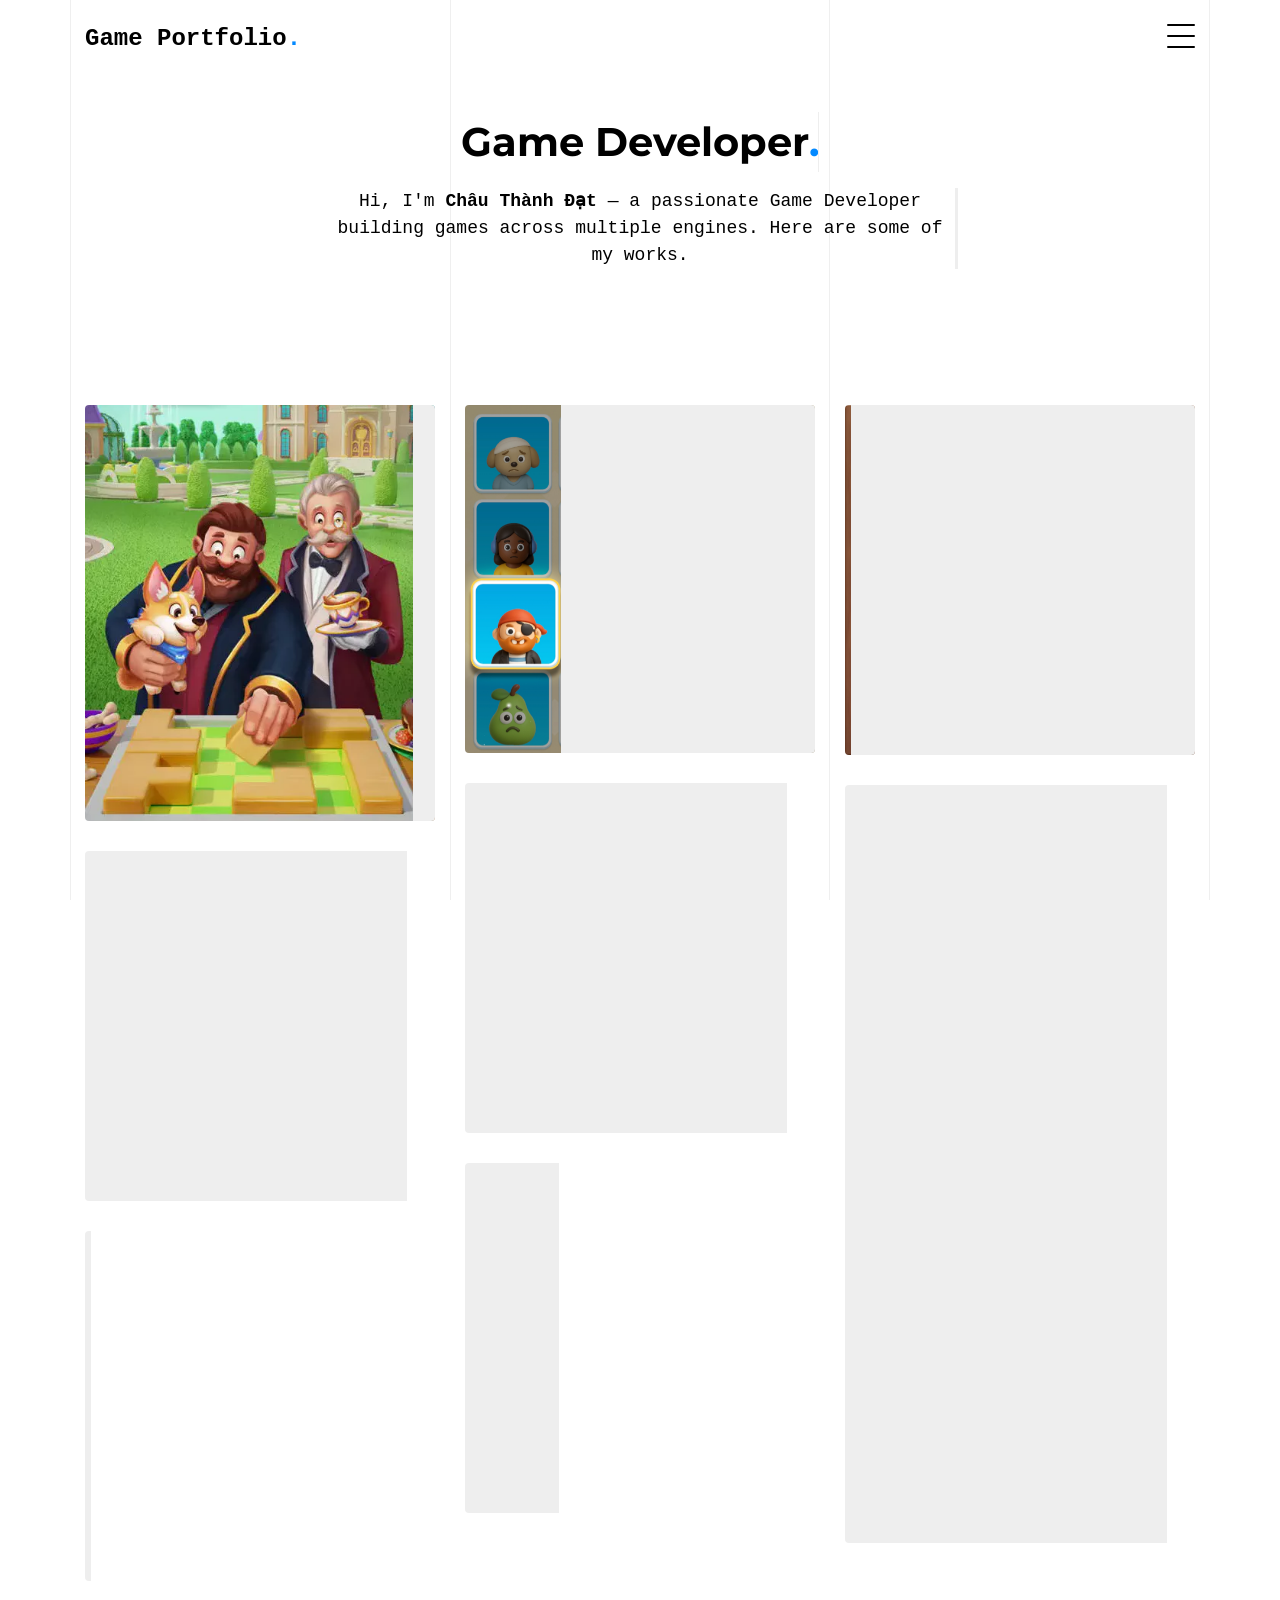
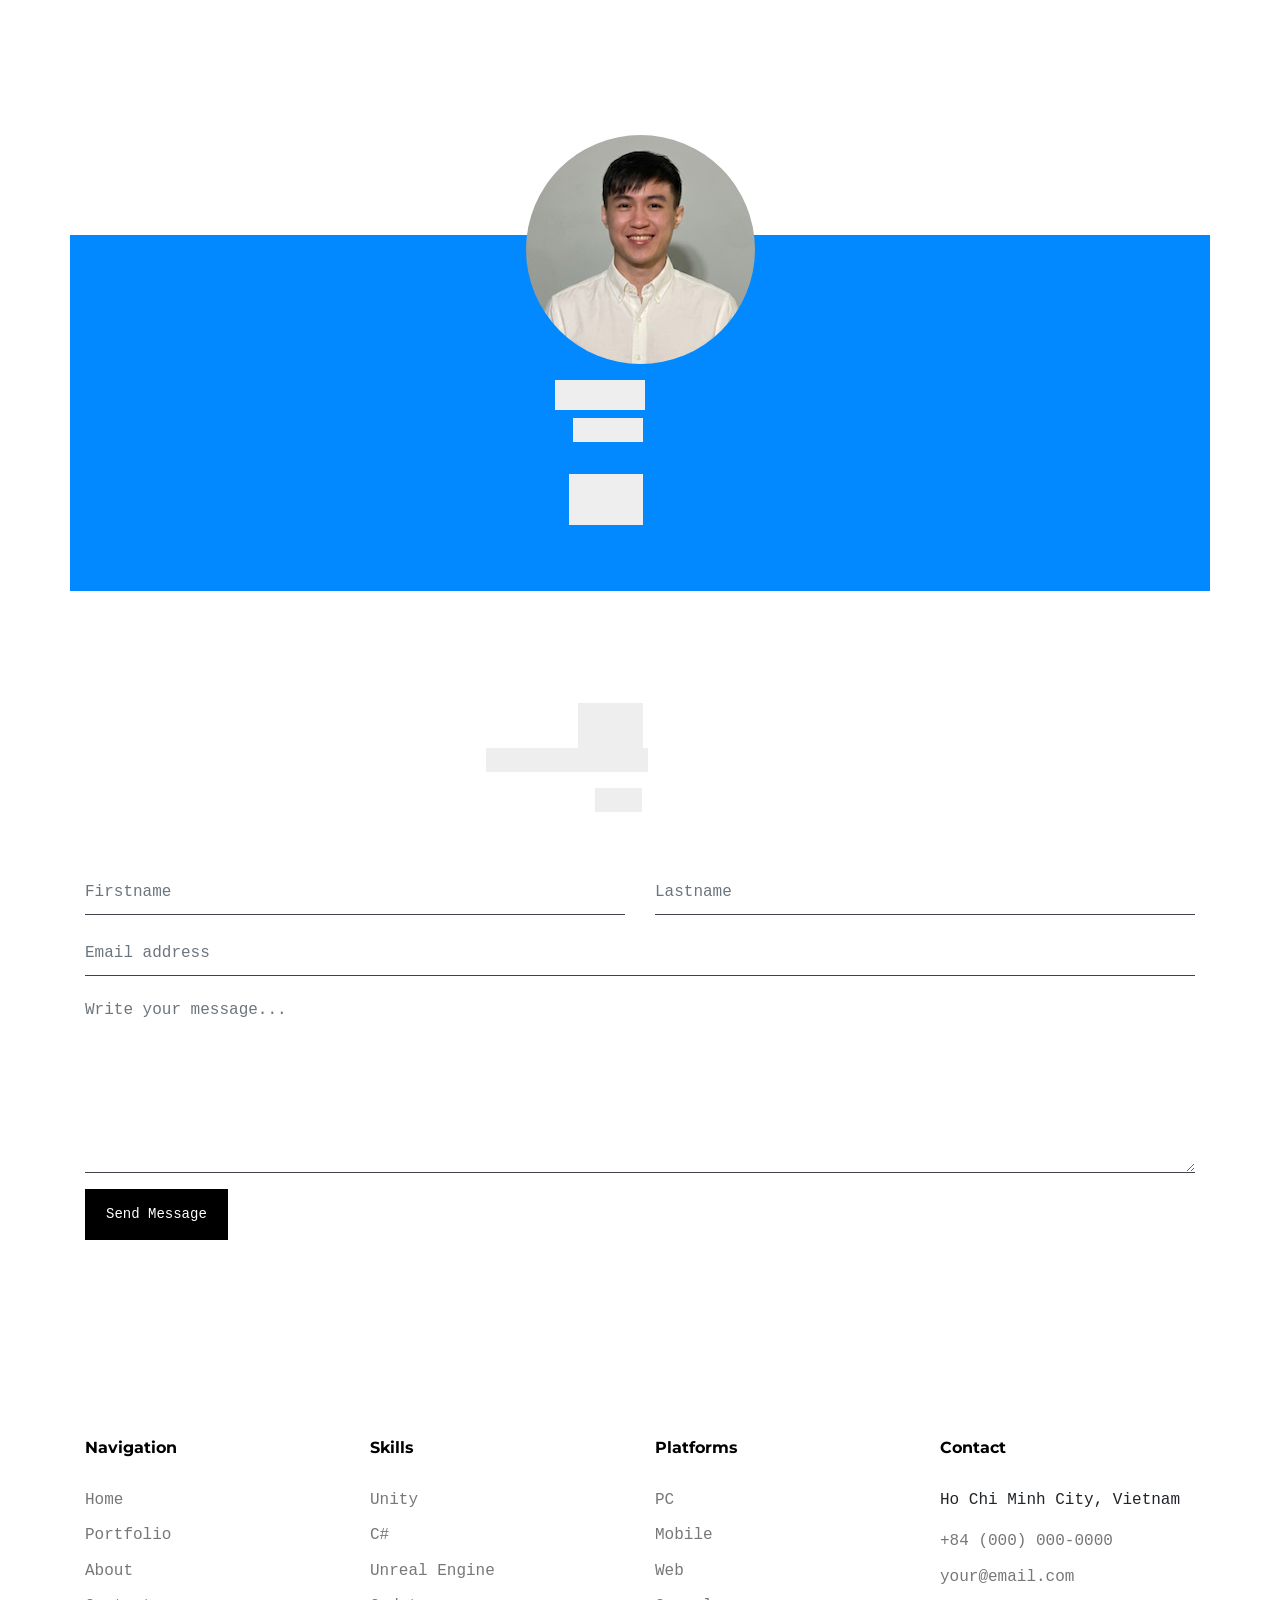
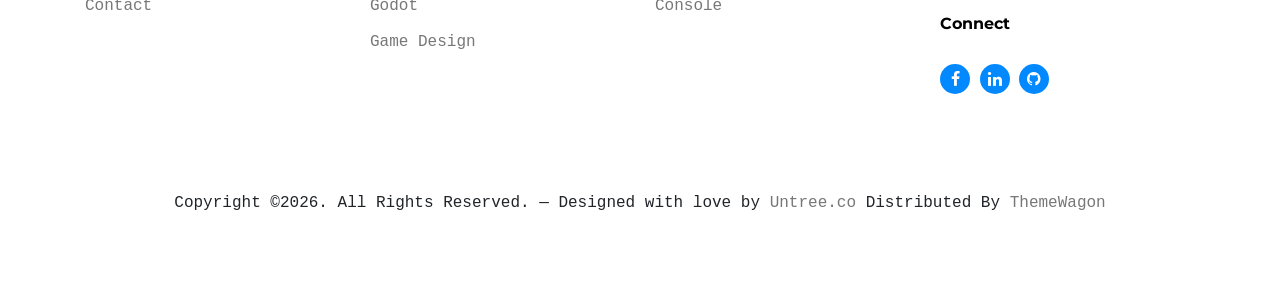
<file: index.html>
<!-- /*
* Template Name: Minimal
* Template Author: Untree.co
* Author URI: https://untree.co/
* License: https://creativecommons.org/licenses/by/3.0/
*/ -->
<!doctype html>
<html lang="en">

<head>
  <meta charset="utf-8">
  <meta name="viewport" content="width=device-width, initial-scale=1, shrink-to-fit=no">
  <meta name="author" content="Untree.co">
  <link rel="shortcut icon" href="favicon.png">

  <meta name="description" content="" />
  <meta name="keywords" content="" />

  <link rel="preconnect" href="https://fonts.googleapis.com">
  <link rel="preconnect" href="https://fonts.gstatic.com" crossorigin>
  <link href="https://fonts.googleapis.com/css2?family=Montserrat:wght@400;700&family=PT+Mono&display=swap" rel="stylesheet">

  <link rel="stylesheet" href="css/bootstrap.min.css">
  <link rel="stylesheet" href="css/owl.carousel.min.css">
  <link rel="stylesheet" href="css/owl.theme.default.min.css">
  <link rel="stylesheet" href="css/jquery.fancybox.min.css">
  <link rel="stylesheet" href="fonts/icomoon/style.css">
  <link rel="stylesheet" href="fonts/flaticon/font/flaticon.css">
  <link rel="stylesheet" href="css/aos.css">
  <link rel="stylesheet" href="css/style.css">

  <title>Châu Thành Đạt | Game Developer Portfolio</title>
</head>

<body data-spy="scroll" data-target=".site-navbar-target" data-offset="100">

  <div class="lines-wrap">
    <div class="lines-inner">
      <div class="lines"></div>
    </div>
  </div>
  <!-- END lines -->

  <div class="site-mobile-menu site-navbar-target">
    <div class="site-mobile-menu-header">
      <div class="site-mobile-menu-close">
        <span class="icofont-close js-menu-toggle"></span>
      </div>
    </div>
    <div class="site-mobile-menu-body"></div>
  </div>
  
  <nav class="site-nav dark mb-5 site-navbar-target">
    <div class="container">
      <div class="site-navigation">
        <a href="index.html" class="logo m-0">Game Portfolio<span class="text-primary">.</span></a>

        <ul class="js-clone-nav d-none d-lg-inline-none site-menu float-right site-nav-wrap">
          <li><a href="#home-section" class="nav-link active">Home</a></li>
          <li><a href="#portfolio-section" class="nav-link">Portfolio</a></li>
          <!-- <li class="has-children">
            <a href="#about-section" class="nav-link">About</a>
            <ul class="dropdown">
              <li><a href="elements.html" class="nav-link">Elements</a></li>
              <li class="has-children">
                <a href="#">Menu Two</a>
                <ul class="dropdown">
                  <li><a href="#" class="nav-link">Sub Menu One</a></li>
                  <li><a href="#" class="nav-link">Sub Menu Two</a></li>
                  <li><a href="#" class="nav-link">Sub Menu Three</a></li>
                </ul>
              </li>
              <li><a href="#" class="nav-link">Menu Three</a></li>
            </ul>
          </li>
          <li><a href="#services-section" class="nav-link">Services</a></li> -->

          <li><a href="#about-section" class="nav-link">About</a></li>
          <li><a href="#contact-section" class="nav-link">Contact us</a></li>
        </ul>

        <a href="#" class="burger ml-auto float-right site-menu-toggle js-menu-toggle d-inline-block d-lg-inline-block" data-toggle="collapse" data-target="#main-navbar">
          <span></span>
        </a>

      </div>
    </div>
  </nav>



  <div class="untree_co-section pb-0" id="home-section">
    <div class="container">
      <div class="row justify-content-center text-center">
        <div class="col-md-7">
          <h1 class="heading gsap-reveal-hero mb-3"><strong>Game Developer<span class="text-primary">.</span></strong></h1>
          <h2 class="subheading gsap-reveal-hero mb-4">
            Hi, I'm <strong>Châu Thành Đạt</strong> — a passionate Game Developer building games across multiple engines. Here are some of my works.
          </h2>
        </div>
      </div>
      
    </div>
  </div>


  <div class="untree_co-section untree_co-section-4 pb-0"  id="portfolio-section">
    <div class="container">


      <div class="relative"><div class="loader-portfolio-wrap"><div class="loader-portfolio"></div></div> </div>
      <div id="portfolio-single-holder"></div>

      <div class="portfolio-wrapper">

        <div id="posts" class="row">

          <div class="item game col-sm-6 col-md-6 col-lg-4 isotope-mb-2">
            <a href="portfolio-block-mansion.html" class="portfolio-item isotope-item gsap-reveal-img">
              <div class="overlay">
                <span class="wrap-icon icon-link2"></span>
                <div class="portfolio-item-content">
                  <h3>Block Mansion</h3>
                  <p>Block Puzzle / Casual · Unity 2D</p>
                </div>
              </div>
              <img src="media/block-mansion/block-mansion-thumbnail.webp" class="lazyload img-fluid" alt="Block Mansion" />
            </a>
          </div>

          <div class="item game col-sm-6 col-md-6 col-lg-4 isotope-mb-2">
            <a href="portfolio-character-sort.html" class="portfolio-item isotope-item gsap-reveal-img">
              <div class="overlay">
                <span class="wrap-icon icon-link2"></span>
                <div class="portfolio-item-content">
                  <h3>Character Sort</h3>
                  <p>Puzzle / Casual · Unity 2D</p>
                </div>
              </div>
              <img src="media/character-sort/character-sort-thumbnail.webp" class="lazyload img-fluid" alt="Character Sort" />
            </a>
          </div>

          <div class="item game col-sm-6 col-md-6 col-lg-4 isotope-mb-2">
            <a href="portfolio-sudo-block.html" class="portfolio-item isotope-item gsap-reveal-img">
              <div class="overlay">
                <span class="wrap-icon icon-link2"></span>
                <div class="portfolio-item-content">
                  <h3>Sudo Block</h3>
                  <p>Block Puzzle / Sudoku · Unity 2D</p>
                </div>
              </div>
              <img src="media/sudo-block/sudo_block_thumbnail.png" class="lazyload img-fluid" alt="Sudo Block" />
            </a>
          </div>

          <div class="item game col-sm-6 col-md-6 col-lg-4 isotope-mb-2">
            <a href="portfolio-match-line.html" class="portfolio-item isotope-item gsap-reveal-img">
              <div class="overlay">
                <span class="wrap-icon icon-link2"></span>
                <div class="portfolio-item-content">
                  <h3>Match Line</h3>
                  <p>Puzzle / Casual · Unity 2D</p>
                </div>
              </div>
              <img src="media/match-line/match_line_thumbnail.webp" class="lazyload img-fluid" alt="Match Line" />
            </a>
          </div>

          <div class="item game col-sm-6 col-md-6 col-lg-4 isotope-mb-2">
            <a href="portfolio-woody-99.html" class="portfolio-item isotope-item gsap-reveal-img">
              <div class="overlay">
                <span class="wrap-icon icon-link2"></span>
                <div class="portfolio-item-content">
                  <h3>Woody 99 / Sudoblock</h3>
                  <p>Block Puzzle / Sudoku · Unity 2D</p>
                </div>
              </div>
              <img src="media/woody-99/woody-99-1.webp" class="lazyload img-fluid" alt="Woody 99 / Sudoblock" />
            </a>
          </div>

          <div class="item game col-sm-6 col-md-6 col-lg-4 isotope-mb-2">
            <a href="portfolio-flower-chain.html" class="portfolio-item isotope-item gsap-reveal-img">
              <div class="overlay">
                <span class="wrap-icon icon-link2"></span>
                <div class="portfolio-item-content">
                  <h3>Flower Chain</h3>
                  <p>Puzzle / Casual · Unity 2D</p>
                </div>
              </div>
              <img src="media/flower-chain/flower_chain_thumbnail.png" class="lazyload img-fluid" alt="Flower Chain" />
            </a>
          </div>

          <div class="item game col-sm-6 col-md-6 col-lg-4 isotope-mb-2">
            <a href="portfolio-secret-clue.html" class="portfolio-item isotope-item gsap-reveal-img">
              <div class="overlay">
                <span class="wrap-icon icon-link2"></span>
                <div class="portfolio-item-content">
                  <h3>Secret Clue</h3>
                  <p>Puzzle / Mystery · Unity 2D</p>
                </div>
              </div>
              <img src="media/secret-clue/secret_clue_thumbnail.png" class="lazyload img-fluid" alt="Secret Clue" />
            </a>
          </div>

          <div class="item game col-sm-6 col-md-6 col-lg-4 isotope-mb-2">
            <a href="portfolio-tile-jam.html" class="portfolio-item isotope-item gsap-reveal-img">
              <div class="overlay">
                <span class="wrap-icon icon-link2"></span>
                <div class="portfolio-item-content">
                  <h3>Tile Jam</h3>
                  <p>Puzzle / Casual · Unity 2D</p>
                </div>
              </div>
              <img src="media/tile-jam/tile_jam_thumbnail.webp" class="lazyload img-fluid" alt="Tile Jam" />
            </a>
          </div>

          <!-- <div class="item game col-sm-6 col-md-6 col-lg-4 isotope-mb-2">
            <a href="portfolio-arrow-connect.html" class="portfolio-item isotope-item gsap-reveal-img">
              <div class="overlay">
                <span class="wrap-icon icon-link2"></span>
                <div class="portfolio-item-content">
                  <h3>Arrow Connect</h3>
                  <p>Puzzle / Casual · Unity 2D</p>
                </div>
              </div>
              <img src="images/img_4.jpg" class="lazyload img-fluid" alt="Arrow Connect" />
            </a>
          </div> -->

        </div>
      </div>
    </div>
  </div>


    <div class="untree_co-section pb-0" id="about-section">
      <div class="container">
        <div class="row justify-content-center mb-3">
          <div class="col-lg-7 mx-auto text-center author-wrap">
            <img src="images/avatar_1.png" alt="Image" class="img-fluid rounded-circle mb-3">
            <h3 class="text-black h5 font-weight-bold mb-2 gsap-reveal-hero">Châu Thành Đạt</h3>
            <p class="gsap-reveal-hero">Game Developer</p>
          </div>
        </div>

        <div class="row justify-content-center">
          <div class="col-lg-7">
            <!-- <p class="gsap-reveal-hero">Here dwells a developer whose brain runs on caffeine and collision boxes. Allegedly human, fluent in Unity, C#, and the ancient art of stack-overflowing error messages. Has shipped games across multiple engines without losing sanity — or so they claim.</p>
            <p class="gsap-reveal-hero mb-5">By day: a Game Developer wrestling with physics engines and shader graphs. By night: also a Game Developer, but with worse posture. The quest for the perfect frame rate continues. <em>(Replace this with your real bio later.)</em></p> -->
            <p class="gsap-reveal-hero text-center"><a href="#contact-section" class="btn btn-outline-black">Get In Touch</a></p>
          </div>
        </div>
      </div>
    </div>


    <div class="untree_co-section" style="display:none;">
      <div class="container">
        <div class="row mb-5">
          <div class="col-lg-7 text-center mx-auto">
            <h2 class="section-heading gsap-reveal-hero mb-0"><strong>Blog Posts</strong></h2>
            <p class="gsap-reveal-hero">News &amp; Updates</p>

            <div class="wave gsap-reveal-hero" >
              <svg>
                <path d="M10,10 L50,100 L90,50" stroke="#0389ff" stroke-width="2"></path>
              </svg>
            </div>
          </div>
        </div>
        <div class="row">
          <div class="col-6 col-sm-6 col-md-6 col-lg-3" data-aos="fade-up" data-aos-delay="0">
            <div class="post-entry">
              <a href="#" class="thumb"><img src="images/gal_1.jpg" alt="image" class="img-fluid"></a>
              <h3><a href="#">Separated they live in</a></h3>
              <div class="post-meta">
                Aug 4, 2020 by <a href="#">Admin</a> in <a href="#">Web Design</a>
              </div>
            </div>
          </div>
          <div class="col-6 col-sm-6 col-md-6 col-lg-3" data-aos="fade-up" data-aos-delay="100">
            <div class="post-entry">
              <a href="#" class="thumb"><img src="images/gal_2.jpg" alt="image" class="img-fluid"></a>
              <h3><a href="#">Separated they live in</a></h3>
              <div class="post-meta">
                Aug 4, 2020 by <a href="#">Admin</a> in <a href="#">Web Design</a>
              </div>
            </div>
          </div>
          <div class="col-6 col-sm-6 col-md-6 col-lg-3" data-aos="fade-up" data-aos-delay="200">
            <div class="post-entry">
              <a href="#" class="thumb"><img src="images/gal_3.jpg" alt="image" class="img-fluid"></a>
              <h3><a href="#">Separated they live in</a></h3>
              <div class="post-meta">
                Aug 4, 2020 by <a href="#">Admin</a> in <a href="#">Web Design</a>
              </div>
            </div>
          </div>
          <div class="col-6 col-sm-6 col-md-6 col-lg-3" data-aos="fade-up" data-aos-delay="300">
            <div class="post-entry">
              <a href="#" class="thumb"><img src="images/gal_4.jpg" alt="image" class="img-fluid"></a>
              <h3><a href="#">Separated they live in</a></h3>
              <div class="post-meta">
                Aug 4, 2020 by <a href="#">Admin</a> in <a href="#">Web Design</a>
              </div>
            </div>
          </div>
        </div>
      </div>
    </div>


    <div class="untree_co-section" id="contact-section">
      <div class="container">
        <div class="row mb-5">
          <div class="col-lg-7 text-center mx-auto">
            <h2 class="section-heading gsap-reveal-hero mb-0"><strong>Contact</strong></h2>
            <p class="gsap-reveal-hero">Available for work. Get in touch</p>

            <div class="wave gsap-reveal-hero" >
              <svg>
                <path d="M10,10 L50,100 L90,50" stroke="#0389ff"></path>
              </svg>
            </div>
          </div>
        </div>

        <div class="row">
          <div class="col-lg-12">
            <form action="#">
              <div class="row">
                <div class="col-lg-6 form-group">
                  <input type="text" class="form-control" placeholder="Firstname">
                </div>
                <div class="col-lg-6 form-group">
                  <input type="text" class="form-control" placeholder="Lastname">
                </div>
              </div>
              <div class="row">
                <div class="col-lg-12 form-group">
                  <input type="email" class="form-control" placeholder="Email address">
                </div>
              </div>
              <div class="row">
                <div class="col-lg-12 form-group">
                  <textarea name="" id="" cols="30" rows="7" class="form-control" placeholder="Write your message..."></textarea>
                </div>
              </div>
              <div class="row">
                <div class="col-12 form-group">
                  <input type="submit" class="btn btn-black" value="Send Message">
                </div>
              </div>
            </form>
          </div>
        </div>
      </div>
    </div>

    <div class="site-footer">
      <div class="container">

        <div class="row">
          <div class="col-lg-3">
            <div class="widget">
              <h3>Navigation</h3>
              <ul class="list-unstyled float-left links">
                <li><a href="#home-section">Home</a></li>
                <li><a href="#portfolio-section">Portfolio</a></li>
                <li><a href="#about-section">About</a></li>
                <li><a href="#contact-section">Contact</a></li>
              </ul>
            </div> <!-- /.widget -->
          </div> <!-- /.col-lg-3 -->

          <div class="col-lg-3">
            <div class="widget">
              <h3>Skills</h3>
              <ul class="list-unstyled float-left links">
                <li><a href="#">Unity</a></li>
                <li><a href="#">C#</a></li>
                <li><a href="#">Unreal Engine</a></li>
                <li><a href="#">Godot</a></li>
                <li><a href="#">Game Design</a></li>
              </ul>
            </div> <!-- /.widget -->
          </div> <!-- /.col-lg-3 -->

          <div class="col-lg-3">
            <div class="widget">
              <h3>Platforms</h3>
              <ul class="list-unstyled float-left links">
                <li><a href="#">PC</a></li>
                <li><a href="#">Mobile</a></li>
                <li><a href="#">Web</a></li>
                <li><a href="#">Console</a></li>
              </ul>
            </div> <!-- /.widget -->
          </div> <!-- /.col-lg-3 -->


          <div class="col-lg-3">
            <div class="widget">
              <h3>Contact</h3>
              <address>Ho Chi Minh City, Vietnam</address>
              <ul class="list-unstyled links mb-4">
                <li><a href="tel://+84000000000">+84 (000) 000-0000</a></li>
                <li><a href="mailto:your@email.com">your@email.com</a></li>
              </ul>

              <h3>Connect</h3>
              <ul class="list-unstyled social">
                <!-- <li><a href="#"><span class="icon-instagram"></span></a></li> -->
                <!-- <li><a href="#"><span class="icon-twitter"></span></a></li> -->
                <li><a href="#"><span class="icon-facebook"></span></a></li>
                <li><a href="#"><span class="icon-linkedin"></span></a></li>
                <!-- <li><a href="#"><span class="icon-pinterest"></span></a></li> -->
                <!-- <li><a href="#"><span class="icon-dribbble"></span></a></li> -->
                <li><a href="#"><span class="icon-github"></span></a></li>
              </ul>

            </div> <!-- /.widget -->
          </div> <!-- /.col-lg-3 -->

        </div> <!-- /.row -->





        <div class="row mt-5">
          <div class="col-12 text-center">
            <!-- 
              **==========
              NOTE: 
              Please don't remove this copyright link unless you buy the license here https://untree.co/license/  

              **==========
            -->
            <p class="mb-0">Copyright &copy;<script>document.write(new Date().getFullYear());</script>. All Rights Reserved. &mdash; Designed with love by <a href="https://untree.co">Untree.co</a>  Distributed By <a href="https://themewagon.com">ThemeWagon</a> <!-- License information: https://untree.co/license/ -->
            </p>
          </div>
        </div>
      </div> <!-- /.container -->
    </div> <!-- /.site-footer -->

    <div id="overlayer"></div>
    <div class="loader">
      <div class="spinner-border" role="status">
        <span class="sr-only">Loading...</span>
      </div>
    </div>

    <script src="js/jquery-3.4.1.min.js"></script>
    <script src="js/popper.min.js"></script>
    <script src="js/bootstrap.min.js"></script>
    <script src="js/owl.carousel.min.js"></script>
    <script src="js/jquery.animateNumber.min.js"></script>
    <script src="js/jquery.waypoints.min.js"></script>
    <script src="js/jquery.fancybox.min.js"></script>
    <script src="js/aos.js"></script>
    <script src="js/wave-animate.js"></script>
    <script src="js/circle-progress.js"></script>
    <script src="js/imagesloaded.pkgd.js"></script>
    <script src="js/isotope.pkgd.min.js"></script>
    <script src="js/jquery.easing.1.3.js"></script>
    <script src="js/TweenMax.min.js"></script>
    <script src="js/ScrollMagic.min.js"></script>
    <script src="js/scrollmagic.animation.gsap.min.js"></script>


    <script src="js/custom.js"></script>
    
  </body>

  </html>
</file>
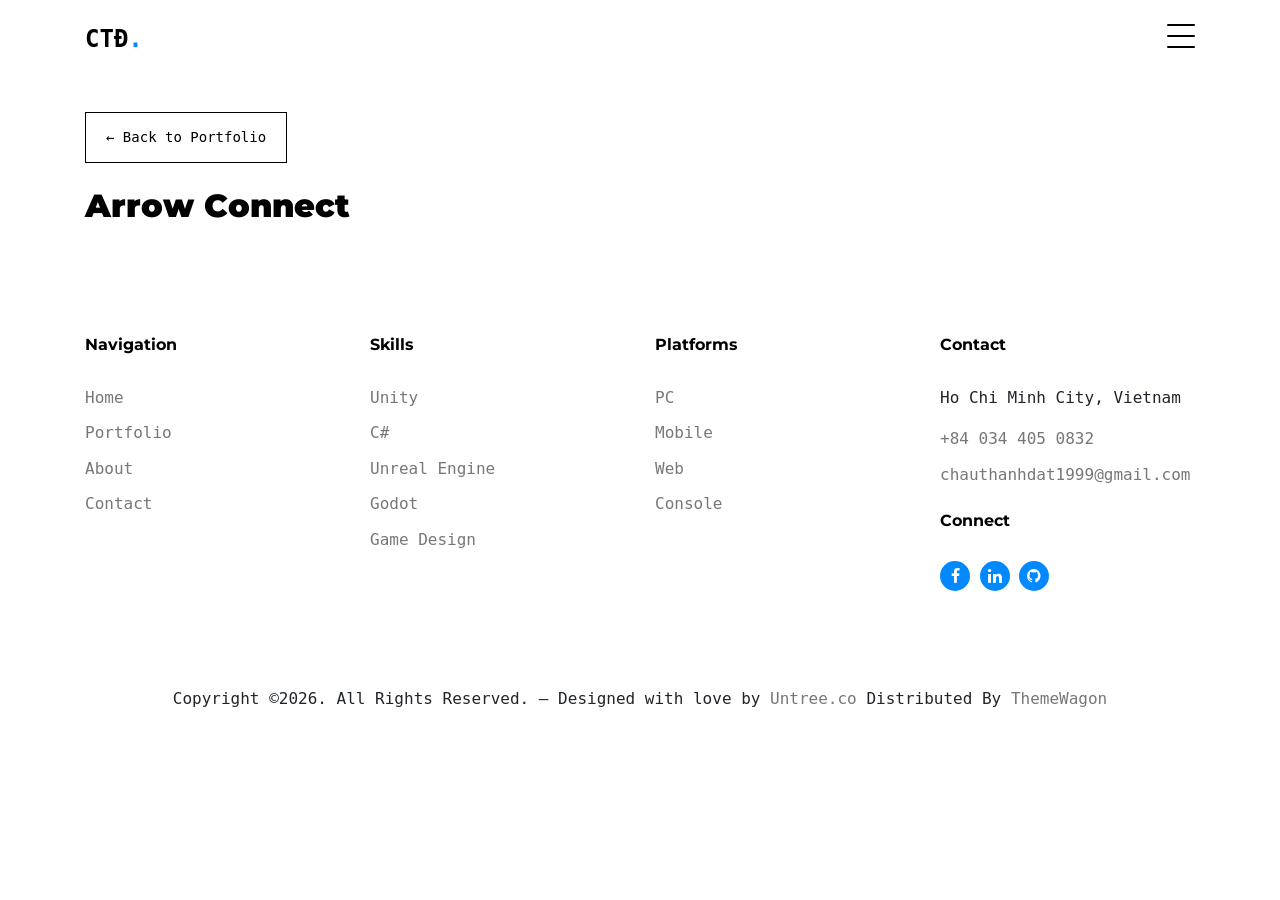
<file: portfolio-arrow-connect.html>
<!-- /*
* Template Name: Minimal
* Template Author: Untree.co
* Author URI: https://untree.co/
* License: https://creativecommons.org/licenses/by/3.0/
*/ -->
<!doctype html>
<html lang="en">

<head>
  <meta charset="utf-8">
  <meta name="viewport" content="width=device-width, initial-scale=1, shrink-to-fit=no">
  <meta name="author" content="Châu Thành Đạt">
  <link rel="shortcut icon" href="favicon.png">

  <meta name="description" content="Arrow Connect – A game by Châu Thành Đạt" />
  <meta name="keywords" content="unity, arrow, connect, game, arrow connect" />

  <link rel="preconnect" href="https://fonts.googleapis.com">
  <link rel="preconnect" href="https://fonts.gstatic.com" crossorigin>
  <link href="https://fonts.googleapis.com/css2?family=Montserrat:wght@400;700&family=PT+Mono&display=swap" rel="stylesheet">

  <link rel="stylesheet" href="css/bootstrap.min.css">
  <link rel="stylesheet" href="css/owl.carousel.min.css">
  <link rel="stylesheet" href="css/owl.theme.default.min.css">
  <link rel="stylesheet" href="css/jquery.fancybox.min.css">
  <link rel="stylesheet" href="fonts/icomoon/style.css">
  <link rel="stylesheet" href="fonts/flaticon/font/flaticon.css">
  <link rel="stylesheet" href="css/aos.css">
  <link rel="stylesheet" href="css/style.css">

  <title>Arrow Connect | Châu Thành Đạt</title>
</head>

<body data-spy="scroll" data-target=".site-navbar-target" data-offset="100">

  <div class="site-mobile-menu site-navbar-target">
    <div class="site-mobile-menu-header">
      <div class="site-mobile-menu-close">
        <span class="icofont-close js-menu-toggle"></span>
      </div>
    </div>
    <div class="site-mobile-menu-body"></div>
  </div>

  <nav class="site-nav dark mb-5 site-navbar-target">
    <div class="container">
      <div class="site-navigation">
        <a href="index.html" class="logo m-0">CTĐ<span class="text-primary">.</span></a>

        <ul class="js-clone-nav d-none d-lg-inline-none site-menu float-right site-nav-wrap">
          <li><a href="index.html#home-section" class="nav-link">Home</a></li>
          <li><a href="index.html#portfolio-section" class="nav-link active">Portfolio</a></li>
          <li><a href="index.html#about-section" class="nav-link">About</a></li>
          <li><a href="index.html#contact-section" class="nav-link">Contact us</a></li>
        </ul>

        <a href="#" class="burger ml-auto float-right site-menu-toggle js-menu-toggle d-inline-block d-lg-inline-block" data-toggle="collapse" data-target="#main-navbar">
          <span></span>
        </a>
      </div>
    </div>
  </nav>

  <div class="untree_co-section untree_co-section-4 pb-0">
    <div class="container">
      <div class="portfolio-single-wrap">
        <div class="portfolio-single-inner">

          <p class="mb-4">
            <a href="index.html#portfolio-section" class="btn btn-outline-black btn-sm">&larr; Back to Portfolio</a>
          </p>

          <h2 class="heading-portfolio-single-h2 text-black">Arrow Connect</h2>

        </div>
      </div>
    </div>
  </div>

  <!-- FOOTER -->
  <div class="site-footer">
    <div class="container">
      <div class="row">
        <div class="col-lg-3">
          <div class="widget">
            <h3>Navigation</h3>
            <ul class="list-unstyled float-left links">
              <li><a href="index.html#home-section">Home</a></li>
              <li><a href="index.html#portfolio-section">Portfolio</a></li>
              <li><a href="index.html#about-section">About</a></li>
              <li><a href="index.html#contact-section">Contact</a></li>
            </ul>
          </div>
        </div>
        <div class="col-lg-3">
          <div class="widget">
            <h3>Skills</h3>
            <ul class="list-unstyled float-left links">
              <li><a href="#">Unity</a></li>
              <li><a href="#">C#</a></li>
              <li><a href="#">Unreal Engine</a></li>
              <li><a href="#">Godot</a></li>
              <li><a href="#">Game Design</a></li>
            </ul>
          </div>
        </div>
        <div class="col-lg-3">
          <div class="widget">
            <h3>Platforms</h3>
            <ul class="list-unstyled float-left links">
              <li><a href="#">PC</a></li>
              <li><a href="#">Mobile</a></li>
              <li><a href="#">Web</a></li>
              <li><a href="#">Console</a></li>
            </ul>
          </div>
        </div>
        <div class="col-lg-3">
          <div class="widget">
            <h3>Contact</h3>
            <address>Ho Chi Minh City, Vietnam</address>
            <ul class="list-unstyled links mb-4">
              <li><a href="tel://+840344050832">+84 034 405 0832</a></li>
              <li><a href="mailto:chauthanhdat1999@gmail.com">chauthanhdat1999@gmail.com</a></li>
            </ul>
            <h3>Connect</h3>
            <ul class="list-unstyled social">
              <!-- <li><a href="#"><span class="icon-instagram"></span></a></li> -->
              <!-- <li><a href="#"><span class="icon-twitter"></span></a></li> -->
              <li><a href="#"><span class="icon-facebook"></span></a></li>
              <li><a href="#"><span class="icon-linkedin"></span></a></li>
              <!-- <li><a href="#"><span class="icon-pinterest"></span></a></li> -->
              <!-- <li><a href="#"><span class="icon-dribbble"></span></a></li> -->
              <li><a href="#"><span class="icon-github"></span></a></li>
            </ul>
          </div>
        </div>
      </div>

      <div class="row mt-5">
        <div class="col-12 text-center">
          <p class="mb-0">Copyright &copy;<script>document.write(new Date().getFullYear());</script>. All Rights Reserved. &mdash; Designed with love by <a href="https://untree.co">Untree.co</a> Distributed By <a href="https://themewagon.com">ThemeWagon</a></p>
        </div>
      </div>
    </div>
  </div>

  <div id="overlayer"></div>
  <div class="loader">
    <div class="spinner-border" role="status">
      <span class="sr-only">Loading...</span>
    </div>
  </div>

  <script src="js/jquery-3.4.1.min.js"></script>
  <script src="js/popper.min.js"></script>
  <script src="js/bootstrap.min.js"></script>
  <script src="js/owl.carousel.min.js"></script>
  <script src="js/jquery.animateNumber.min.js"></script>
  <script src="js/jquery.waypoints.min.js"></script>
  <script src="js/jquery.fancybox.min.js"></script>
  <script src="js/aos.js"></script>
  <script src="js/wave-animate.js"></script>
  <script src="js/circle-progress.js"></script>
  <script src="js/imagesloaded.pkgd.js"></script>
  <script src="js/isotope.pkgd.min.js"></script>
  <script src="js/jquery.easing.1.3.js"></script>
  <script src="js/TweenMax.min.js"></script>
  <script src="js/ScrollMagic.min.js"></script>
  <script src="js/scrollmagic.animation.gsap.min.js"></script>
  <script src="js/custom.js"></script>

</body>

</html>
</file>
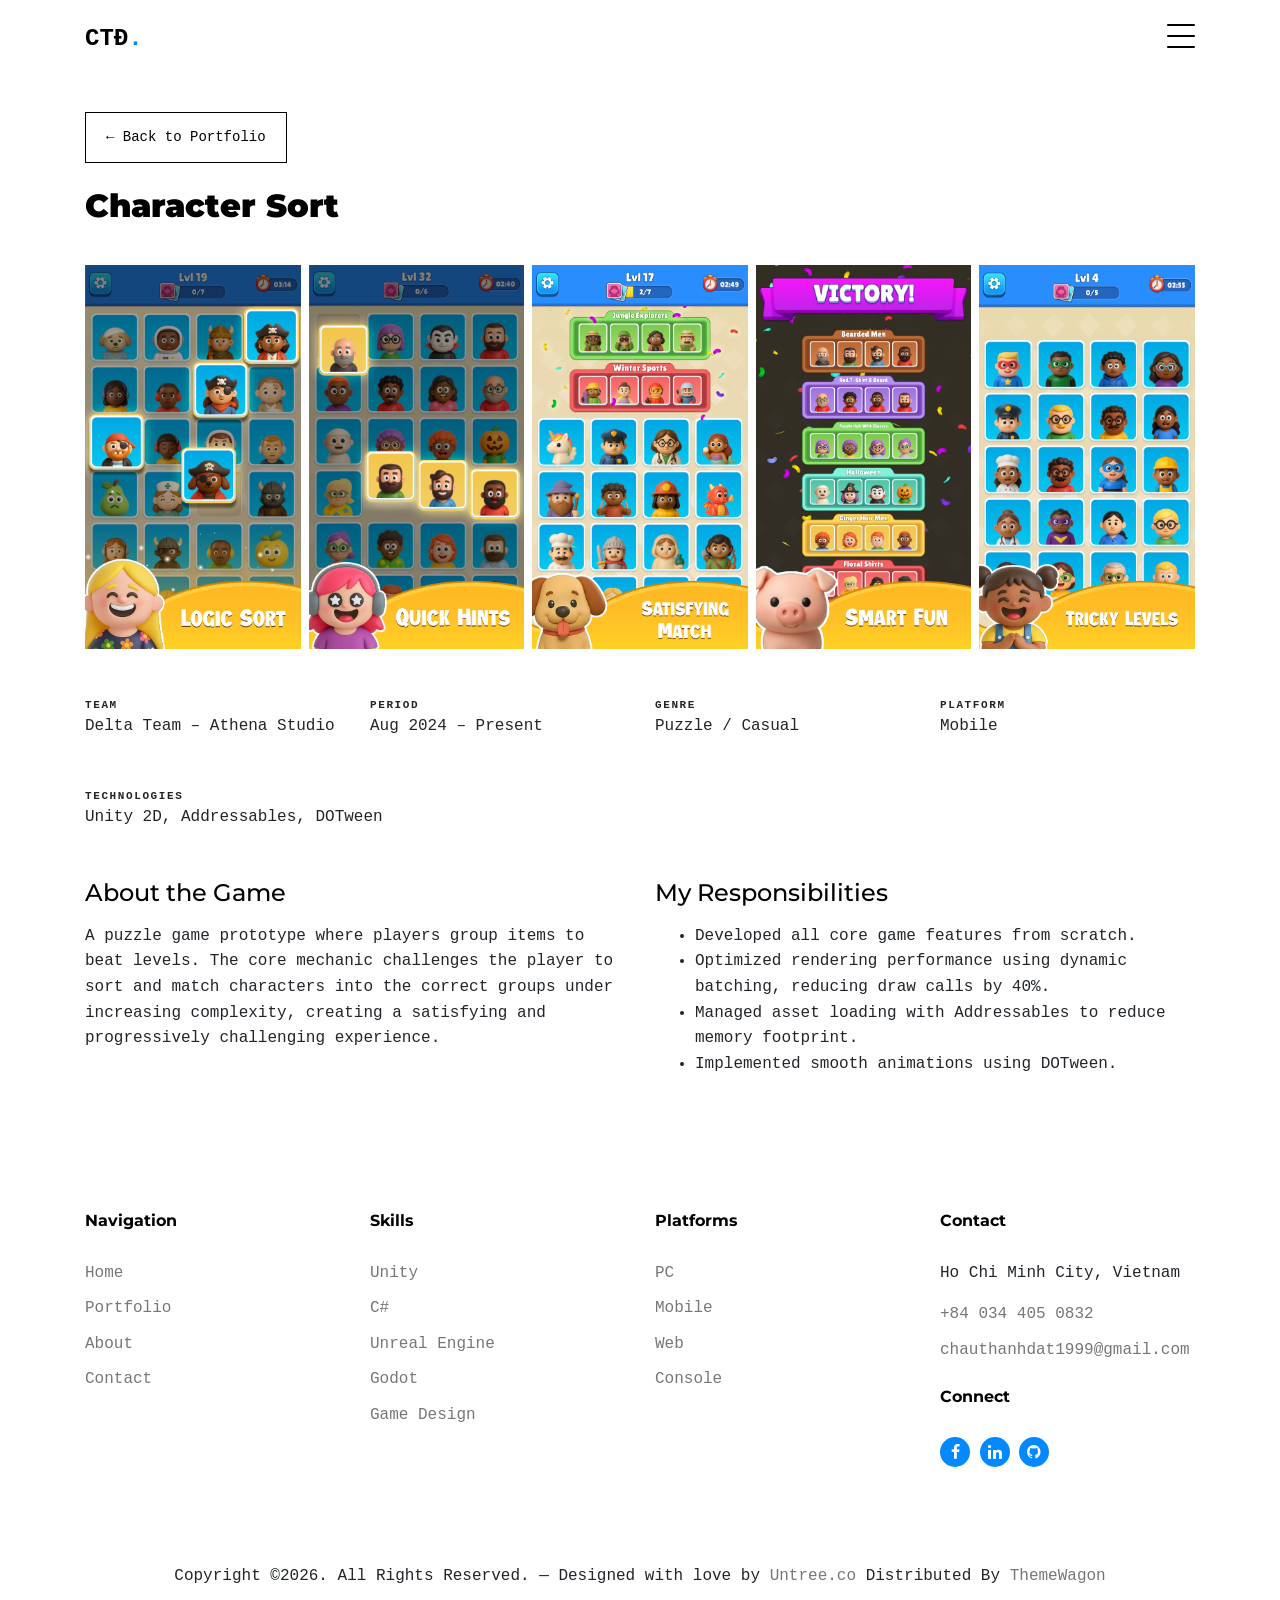
<file: portfolio-character-sort.html>
<!-- /*
* Template Name: Minimal
* Template Author: Untree.co
* Author URI: https://untree.co/
* License: https://creativecommons.org/licenses/by/3.0/
*/ -->
<!doctype html>
<html lang="en">

<head>
  <meta charset="utf-8">
  <meta name="viewport" content="width=device-width, initial-scale=1, shrink-to-fit=no">
  <meta name="author" content="Châu Thành Đạt">
  <link rel="shortcut icon" href="favicon.png">

  <meta name="description" content="Character Sort – A puzzle game prototype by Châu Thành Đạt" />
  <meta name="keywords" content="unity, puzzle, game, character sort" />

  <link rel="preconnect" href="https://fonts.googleapis.com">
  <link rel="preconnect" href="https://fonts.gstatic.com" crossorigin>
  <link href="https://fonts.googleapis.com/css2?family=Montserrat:wght@400;700&family=PT+Mono&display=swap" rel="stylesheet">

  <link rel="stylesheet" href="css/bootstrap.min.css">
  <link rel="stylesheet" href="css/owl.carousel.min.css">
  <link rel="stylesheet" href="css/owl.theme.default.min.css">
  <link rel="stylesheet" href="css/jquery.fancybox.min.css">
  <link rel="stylesheet" href="fonts/icomoon/style.css">
  <link rel="stylesheet" href="fonts/flaticon/font/flaticon.css">
  <link rel="stylesheet" href="css/aos.css">
  <link rel="stylesheet" href="css/style.css">

  <title>Character Sort | Châu Thành Đạt</title>
</head>

<body data-spy="scroll" data-target=".site-navbar-target" data-offset="100">

  <div class="site-mobile-menu site-navbar-target">
    <div class="site-mobile-menu-header">
      <div class="site-mobile-menu-close">
        <span class="icofont-close js-menu-toggle"></span>
      </div>
    </div>
    <div class="site-mobile-menu-body"></div>
  </div>

  <nav class="site-nav dark mb-5 site-navbar-target">
    <div class="container">
      <div class="site-navigation">
        <a href="index.html" class="logo m-0">CTĐ<span class="text-primary">.</span></a>

        <ul class="js-clone-nav d-none d-lg-inline-none site-menu float-right site-nav-wrap">
          <li><a href="index.html#home-section" class="nav-link">Home</a></li>
          <li><a href="index.html#portfolio-section" class="nav-link active">Portfolio</a></li>
          <li><a href="index.html#about-section" class="nav-link">About</a></li>
          <li><a href="index.html#contact-section" class="nav-link">Contact us</a></li>
        </ul>

        <a href="#" class="burger ml-auto float-right site-menu-toggle js-menu-toggle d-inline-block d-lg-inline-block" data-toggle="collapse" data-target="#main-navbar">
          <span></span>
        </a>
      </div>
    </div>
  </nav>

  <div class="untree_co-section untree_co-section-4 pb-0">
    <div class="container">
      <div class="portfolio-single-wrap">
        <div class="portfolio-single-inner">

          <!-- Back link -->
          <p class="mb-4">
            <a href="index.html#portfolio-section" class="btn btn-outline-black btn-sm">&larr; Back to Portfolio</a>
          </p>

          <h2 class="heading-portfolio-single-h2 text-black">Character Sort</h2>

          <!-- IMAGE / VIDEO GALLERY -->
          <div class="mb-5 d-flex justify-content-center align-items-start" style="gap: 8px;">
            <div style="flex: 1 1 0; min-width: 0;">
              <img src="media/character-sort/character-sort-1.webp" alt="Character Sort – screenshot 1" style="width: 100%; height: auto; display: block;">
            </div>
            <div style="flex: 1 1 0; min-width: 0;">
              <img src="media/character-sort/character-sort-2.webp" alt="Character Sort – screenshot 2" style="width: 100%; height: auto; display: block;">
            </div>
            <div style="flex: 1 1 0; min-width: 0;">
              <img src="media/character-sort/character-sort-3.webp" alt="Character Sort – screenshot 3" style="width: 100%; height: auto; display: block;">
            </div>
            <div style="flex: 1 1 0; min-width: 0;">
              <img src="media/character-sort/character-sort-4.webp" alt="Character Sort – screenshot 4" style="width: 100%; height: auto; display: block;">
            </div>
            <div style="flex: 1 1 0; min-width: 0;">
              <img src="media/character-sort/character-sort-5.webp" alt="Character Sort – screenshot 5" style="width: 100%; height: auto; display: block;">
            </div>
          </div>

          <!-- METADATA ROW -->
          <div class="row mb-5">
            <div class="col-sm-6 col-md-6 col-lg-3">
              <div class="detail-v1">
                <span class="detail-label">Team</span>
                <span class="detail-val">Delta Team – Athena Studio</span>
              </div>
            </div>
            <div class="col-sm-6 col-md-6 col-lg-3">
              <div class="detail-v1">
                <span class="detail-label">Period</span>
                <span class="detail-val">Aug 2024 – Present</span>
              </div>
            </div>
            <div class="col-sm-6 col-md-6 col-lg-3">
              <div class="detail-v1">
                <span class="detail-label">Genre</span>
                <span class="detail-val">Puzzle / Casual</span>
              </div>
            </div>
            <div class="col-sm-6 col-md-6 col-lg-3">
              <div class="detail-v1">
                <span class="detail-label">Platform</span>
                <span class="detail-val">Mobile</span>
              </div>
            </div>
          </div>

          <!-- TECHNOLOGIES -->
          <div class="row mb-5">
            <div class="col-12">
              <div class="detail-v1">
                <span class="detail-label">Technologies</span>
                <span class="detail-val">Unity 2D, Addressables, DOTween</span>
              </div>
            </div>
          </div>

          <!-- DESCRIPTION & RESPONSIBILITIES -->
          <div class="row justify-content-between mb-5">
            <div class="col-md-6">
              <h4 class="text-black mb-3">About the Game</h4>
              <p>A puzzle game prototype where players group items to beat levels. The core mechanic challenges the player to sort and match characters into the correct groups under increasing complexity, creating a satisfying and progressively challenging experience.</p>
              <!-- Add more description paragraphs as needed -->
            </div>
            <div class="col-md-6">
              <h4 class="text-black mb-3">My Responsibilities</h4>
              <ul>
                <li>Developed all core game features from scratch.</li>
                <li>Optimized rendering performance using dynamic batching, reducing draw calls by 40%.</li>
                <li>Managed asset loading with Addressables to reduce memory footprint.</li>
                <li>Implemented smooth animations using DOTween.</li>
              </ul>
            </div>
          </div>

        </div>
      </div>
    </div>
  </div>

  <!-- FOOTER -->
  <div class="site-footer">
    <div class="container">
      <div class="row">
        <div class="col-lg-3">
          <div class="widget">
            <h3>Navigation</h3>
            <ul class="list-unstyled float-left links">
              <li><a href="index.html#home-section">Home</a></li>
              <li><a href="index.html#portfolio-section">Portfolio</a></li>
              <li><a href="index.html#about-section">About</a></li>
              <li><a href="index.html#contact-section">Contact</a></li>
            </ul>
          </div>
        </div>
        <div class="col-lg-3">
          <div class="widget">
            <h3>Skills</h3>
            <ul class="list-unstyled float-left links">
              <li><a href="#">Unity</a></li>
              <li><a href="#">C#</a></li>
              <li><a href="#">Unreal Engine</a></li>
              <li><a href="#">Godot</a></li>
              <li><a href="#">Game Design</a></li>
            </ul>
          </div>
        </div>
        <div class="col-lg-3">
          <div class="widget">
            <h3>Platforms</h3>
            <ul class="list-unstyled float-left links">
              <li><a href="#">PC</a></li>
              <li><a href="#">Mobile</a></li>
              <li><a href="#">Web</a></li>
              <li><a href="#">Console</a></li>
            </ul>
          </div>
        </div>
        <div class="col-lg-3">
          <div class="widget">
            <h3>Contact</h3>
            <address>Ho Chi Minh City, Vietnam</address>
            <ul class="list-unstyled links mb-4">
              <li><a href="tel://+840344050832">+84 034 405 0832</a></li>
              <li><a href="mailto:chauthanhdat1999@gmail.com">chauthanhdat1999@gmail.com</a></li>
            </ul>
            <h3>Connect</h3>
            <ul class="list-unstyled social">
              <!-- <li><a href="#"><span class="icon-instagram"></span></a></li> -->
              <!-- <li><a href="#"><span class="icon-twitter"></span></a></li> -->
              <li><a href="#"><span class="icon-facebook"></span></a></li>
              <li><a href="#"><span class="icon-linkedin"></span></a></li>
              <!-- <li><a href="#"><span class="icon-pinterest"></span></a></li> -->
              <!-- <li><a href="#"><span class="icon-dribbble"></span></a></li> -->
              <li><a href="#"><span class="icon-github"></span></a></li>
            </ul>
          </div>
        </div>
      </div>

      <div class="row mt-5">
        <div class="col-12 text-center">
          <p class="mb-0">Copyright &copy;<script>document.write(new Date().getFullYear());</script>. All Rights Reserved. &mdash; Designed with love by <a href="https://untree.co">Untree.co</a> Distributed By <a href="https://themewagon.com">ThemeWagon</a></p>
        </div>
      </div>
    </div>
  </div>

  <div id="overlayer"></div>
  <div class="loader">
    <div class="spinner-border" role="status">
      <span class="sr-only">Loading...</span>
    </div>
  </div>

  <script src="js/jquery-3.4.1.min.js"></script>
  <script src="js/popper.min.js"></script>
  <script src="js/bootstrap.min.js"></script>
  <script src="js/owl.carousel.min.js"></script>
  <script src="js/jquery.animateNumber.min.js"></script>
  <script src="js/jquery.waypoints.min.js"></script>
  <script src="js/jquery.fancybox.min.js"></script>
  <script src="js/aos.js"></script>
  <script src="js/wave-animate.js"></script>
  <script src="js/circle-progress.js"></script>
  <script src="js/imagesloaded.pkgd.js"></script>
  <script src="js/isotope.pkgd.min.js"></script>
  <script src="js/jquery.easing.1.3.js"></script>
  <script src="js/TweenMax.min.js"></script>
  <script src="js/ScrollMagic.min.js"></script>
  <script src="js/scrollmagic.animation.gsap.min.js"></script>
  <script src="js/custom.js"></script>

</body>

</html>
</file>
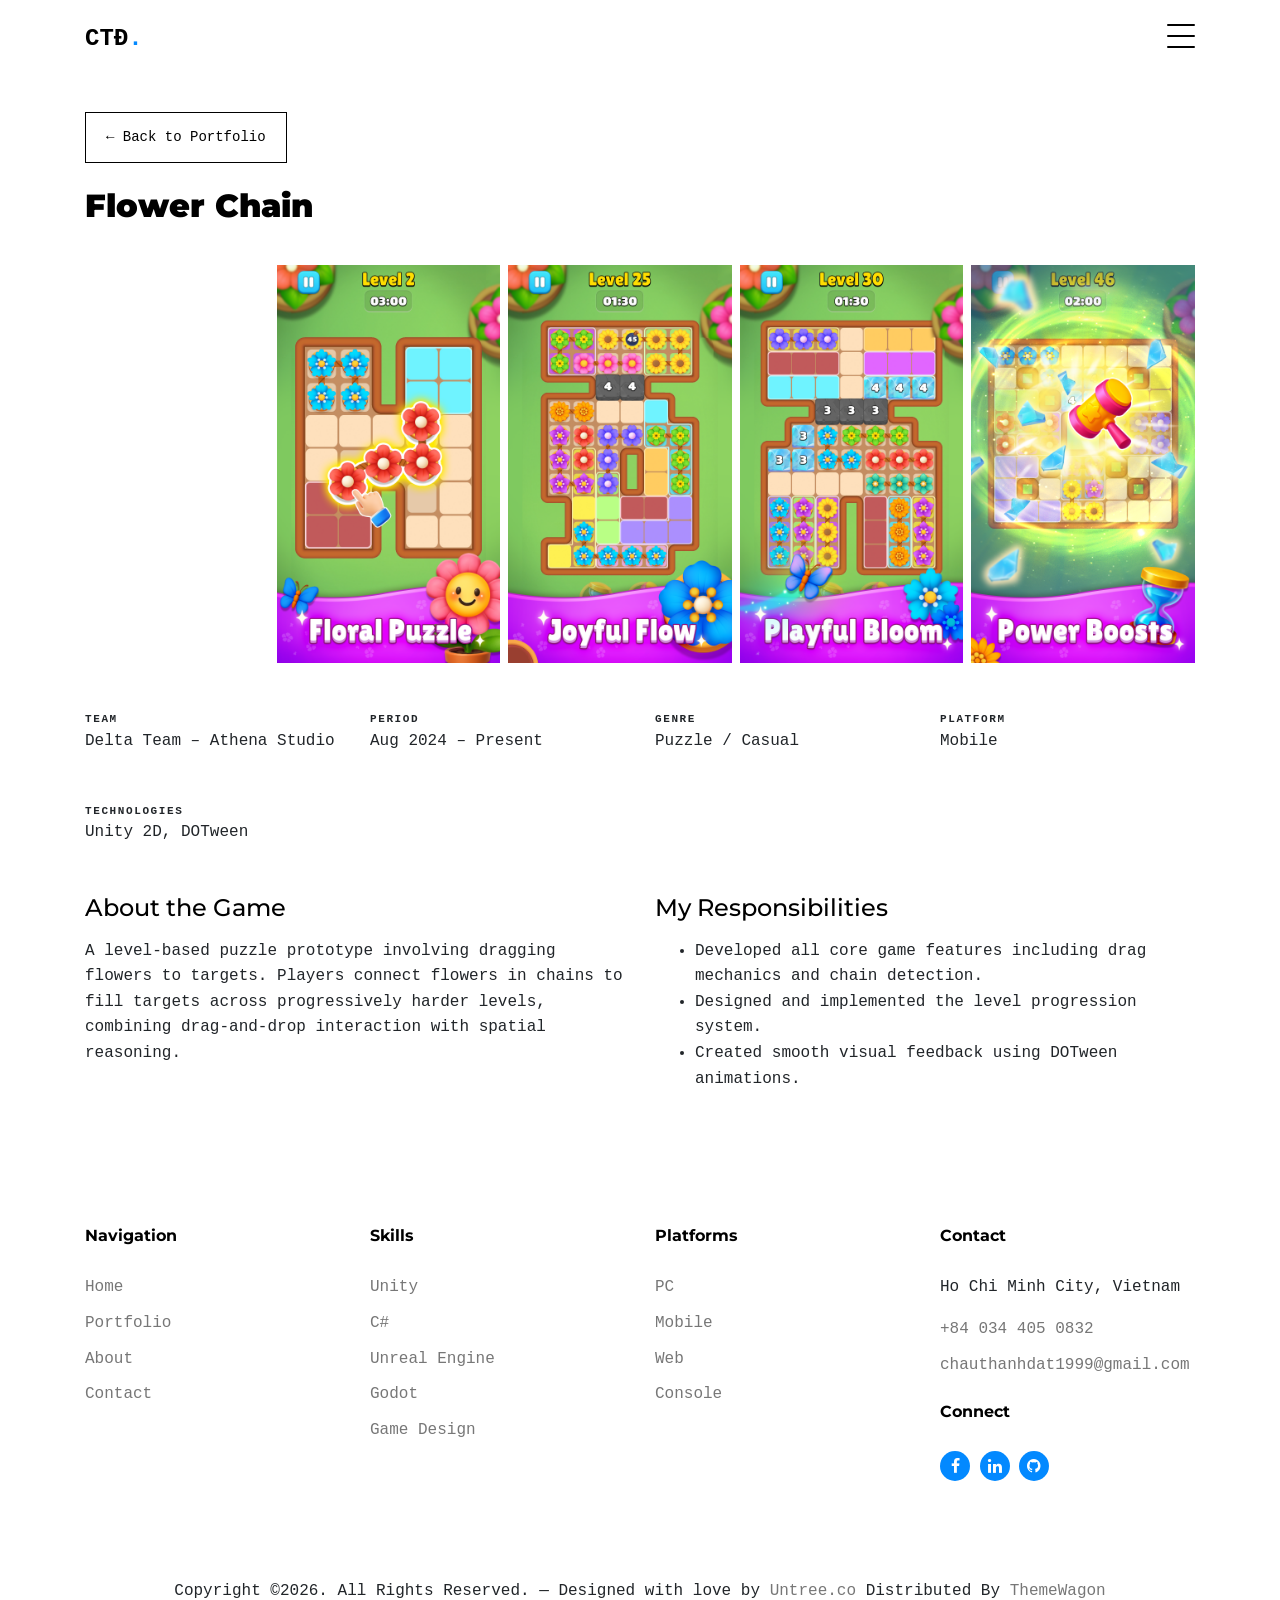
<file: portfolio-flower-chain.html>
<!-- /*
* Template Name: Minimal
* Template Author: Untree.co
* Author URI: https://untree.co/
* License: https://creativecommons.org/licenses/by/3.0/
*/ -->
<!doctype html>
<html lang="en">

<head>
  <meta charset="utf-8">
  <meta name="viewport" content="width=device-width, initial-scale=1, shrink-to-fit=no">
  <meta name="author" content="Châu Thành Đạt">
  <link rel="shortcut icon" href="favicon.png">

  <meta name="description" content="Flower Chain – A level-based puzzle prototype by Châu Thành Đạt" />
  <meta name="keywords" content="unity, puzzle, game, flower chain" />

  <link rel="preconnect" href="https://fonts.googleapis.com">
  <link rel="preconnect" href="https://fonts.gstatic.com" crossorigin>
  <link href="https://fonts.googleapis.com/css2?family=Montserrat:wght@400;700&family=PT+Mono&display=swap" rel="stylesheet">

  <link rel="stylesheet" href="css/bootstrap.min.css">
  <link rel="stylesheet" href="css/owl.carousel.min.css">
  <link rel="stylesheet" href="css/owl.theme.default.min.css">
  <link rel="stylesheet" href="css/jquery.fancybox.min.css">
  <link rel="stylesheet" href="fonts/icomoon/style.css">
  <link rel="stylesheet" href="fonts/flaticon/font/flaticon.css">
  <link rel="stylesheet" href="css/aos.css">
  <link rel="stylesheet" href="css/style.css">

  <title>Flower Chain | Châu Thành Đạt</title>
</head>

<body data-spy="scroll" data-target=".site-navbar-target" data-offset="100">

  <div class="site-mobile-menu site-navbar-target">
    <div class="site-mobile-menu-header">
      <div class="site-mobile-menu-close">
        <span class="icofont-close js-menu-toggle"></span>
      </div>
    </div>
    <div class="site-mobile-menu-body"></div>
  </div>

  <nav class="site-nav dark mb-5 site-navbar-target">
    <div class="container">
      <div class="site-navigation">
        <a href="index.html" class="logo m-0">CTĐ<span class="text-primary">.</span></a>

        <ul class="js-clone-nav d-none d-lg-inline-none site-menu float-right site-nav-wrap">
          <li><a href="index.html#home-section" class="nav-link">Home</a></li>
          <li><a href="index.html#portfolio-section" class="nav-link active">Portfolio</a></li>
          <li><a href="index.html#about-section" class="nav-link">About</a></li>
          <li><a href="index.html#contact-section" class="nav-link">Contact us</a></li>
        </ul>

        <a href="#" class="burger ml-auto float-right site-menu-toggle js-menu-toggle d-inline-block d-lg-inline-block" data-toggle="collapse" data-target="#main-navbar">
          <span></span>
        </a>
      </div>
    </div>
  </nav>

  <div class="untree_co-section untree_co-section-4 pb-0">
    <div class="container">
      <div class="portfolio-single-wrap">
        <div class="portfolio-single-inner">

          <p class="mb-4">
            <a href="index.html#portfolio-section" class="btn btn-outline-black btn-sm">&larr; Back to Portfolio</a>
          </p>

          <h2 class="heading-portfolio-single-h2 text-black">Flower Chain</h2>

          <!-- IMAGE / VIDEO GALLERY -->
          <div id="flower-chain-gallery" class="mb-5 d-flex align-items-start" style="gap: 8px;">
            <div id="flower-chain-video-wrap" style="flex: none; position: relative;">
              <iframe
                id="flower-chain-yt"
                src="https://youtube.com/embed/DtpKd9XZFRs?autoplay=1&loop=1&playlist=DtpKd9XZFRs&mute=1"
                title="Flower Chain gameplay"
                frameborder="0"
                allow="accelerometer; autoplay; clipboard-write; encrypted-media; gyroscope; picture-in-picture; fullscreen"
                allowfullscreen
                style="position: absolute; top: 0; left: 0; width: 100%; height: 100%; border: 0;">
              </iframe>
            </div>
            <div style="flex: 1 1 0; min-width: 0;">
              <img id="flower-chain-img1" src="media/flower-chain/flower_chain_1.png" alt="Flower Chain – screenshot 1" style="width: 100%; height: auto; display: block;">
            </div>
            <div style="flex: 1 1 0; min-width: 0;">
              <img src="media/flower-chain/flower_chain_2.png" alt="Flower Chain – screenshot 2" style="width: 100%; height: auto; display: block;">
            </div>
            <div style="flex: 1 1 0; min-width: 0;">
              <img src="media/flower-chain/flower_chain_3.png" alt="Flower Chain – screenshot 3" style="width: 100%; height: auto; display: block;">
            </div>
            <div style="flex: 1 1 0; min-width: 0;">
              <img src="media/flower-chain/flower_chain_4.png" alt="Flower Chain – screenshot 4" style="width: 100%; height: auto; display: block;">
            </div>
          </div>

          <!-- METADATA ROW -->
          <div class="row mb-5">
            <div class="col-sm-6 col-md-6 col-lg-3">
              <div class="detail-v1">
                <span class="detail-label">Team</span>
                <span class="detail-val">Delta Team – Athena Studio</span>
              </div>
            </div>
            <div class="col-sm-6 col-md-6 col-lg-3">
              <div class="detail-v1">
                <span class="detail-label">Period</span>
                <span class="detail-val">Aug 2024 – Present</span>
              </div>
            </div>
            <div class="col-sm-6 col-md-6 col-lg-3">
              <div class="detail-v1">
                <span class="detail-label">Genre</span>
                <span class="detail-val">Puzzle / Casual</span>
              </div>
            </div>
            <div class="col-sm-6 col-md-6 col-lg-3">
              <div class="detail-v1">
                <span class="detail-label">Platform</span>
                <span class="detail-val">Mobile</span>
              </div>
            </div>
          </div>

          <!-- TECHNOLOGIES -->
          <div class="row mb-5">
            <div class="col-12">
              <div class="detail-v1">
                <span class="detail-label">Technologies</span>
                <span class="detail-val">Unity 2D, DOTween</span>
              </div>
            </div>
          </div>

          <!-- DESCRIPTION & RESPONSIBILITIES -->
          <div class="row justify-content-between mb-5">
            <div class="col-md-6">
              <h4 class="text-black mb-3">About the Game</h4>
              <p>A level-based puzzle prototype involving dragging flowers to targets. Players connect flowers in chains to fill targets across progressively harder levels, combining drag-and-drop interaction with spatial reasoning.</p>
            </div>
            <div class="col-md-6">
              <h4 class="text-black mb-3">My Responsibilities</h4>
              <ul>
                <li>Developed all core game features including drag mechanics and chain detection.</li>
                <li>Designed and implemented the level progression system.</li>
                <li>Created smooth visual feedback using DOTween animations.</li>
              </ul>
            </div>
          </div>

        </div>
      </div>
    </div>
  </div>

  <!-- FOOTER -->
  <div class="site-footer">
    <div class="container">
      <div class="row">
        <div class="col-lg-3">
          <div class="widget">
            <h3>Navigation</h3>
            <ul class="list-unstyled float-left links">
              <li><a href="index.html#home-section">Home</a></li>
              <li><a href="index.html#portfolio-section">Portfolio</a></li>
              <li><a href="index.html#about-section">About</a></li>
              <li><a href="index.html#contact-section">Contact</a></li>
            </ul>
          </div>
        </div>
        <div class="col-lg-3">
          <div class="widget">
            <h3>Skills</h3>
            <ul class="list-unstyled float-left links">
              <li><a href="#">Unity</a></li>
              <li><a href="#">C#</a></li>
              <li><a href="#">Unreal Engine</a></li>
              <li><a href="#">Godot</a></li>
              <li><a href="#">Game Design</a></li>
            </ul>
          </div>
        </div>
        <div class="col-lg-3">
          <div class="widget">
            <h3>Platforms</h3>
            <ul class="list-unstyled float-left links">
              <li><a href="#">PC</a></li>
              <li><a href="#">Mobile</a></li>
              <li><a href="#">Web</a></li>
              <li><a href="#">Console</a></li>
            </ul>
          </div>
        </div>
        <div class="col-lg-3">
          <div class="widget">
            <h3>Contact</h3>
            <address>Ho Chi Minh City, Vietnam</address>
            <ul class="list-unstyled links mb-4">
              <li><a href="tel://+840344050832">+84 034 405 0832</a></li>
              <li><a href="mailto:chauthanhdat1999@gmail.com">chauthanhdat1999@gmail.com</a></li>
            </ul>
            <h3>Connect</h3>
            <ul class="list-unstyled social">
              <!-- <li><a href="#"><span class="icon-instagram"></span></a></li> -->
              <!-- <li><a href="#"><span class="icon-twitter"></span></a></li> -->
              <li><a href="#"><span class="icon-facebook"></span></a></li>
              <li><a href="#"><span class="icon-linkedin"></span></a></li>
              <!-- <li><a href="#"><span class="icon-pinterest"></span></a></li> -->
              <!-- <li><a href="#"><span class="icon-dribbble"></span></a></li> -->
              <li><a href="#"><span class="icon-github"></span></a></li>
            </ul>
          </div>
        </div>
      </div>

      <div class="row mt-5">
        <div class="col-12 text-center">
          <p class="mb-0">Copyright &copy;<script>document.write(new Date().getFullYear());</script>. All Rights Reserved. &mdash; Designed with love by <a href="https://untree.co">Untree.co</a> Distributed By <a href="https://themewagon.com">ThemeWagon</a></p>
        </div>
      </div>
    </div>
  </div>

  <div id="overlayer"></div>
  <div class="loader">
    <div class="spinner-border" role="status">
      <span class="sr-only">Loading...</span>
    </div>
  </div>

  <script src="js/jquery-3.4.1.min.js"></script>
  <script src="js/popper.min.js"></script>
  <script src="js/bootstrap.min.js"></script>
  <script src="js/owl.carousel.min.js"></script>
  <script src="js/jquery.animateNumber.min.js"></script>
  <script src="js/jquery.waypoints.min.js"></script>
  <script src="js/jquery.fancybox.min.js"></script>
  <script src="js/aos.js"></script>
  <script src="js/wave-animate.js"></script>
  <script src="js/circle-progress.js"></script>
  <script src="js/imagesloaded.pkgd.js"></script>
  <script src="js/isotope.pkgd.min.js"></script>
  <script src="js/jquery.easing.1.3.js"></script>
  <script src="js/TweenMax.min.js"></script>
  <script src="js/ScrollMagic.min.js"></script>
  <script src="js/scrollmagic.animation.gsap.min.js"></script>
  <script src="js/custom.js"></script>

  <script>
    (function () {
      var VIDEO_RATIO = 600 / 1299;
      function syncVideoSize() {
        var img = document.getElementById('flower-chain-img1');
        var wrap = document.getElementById('flower-chain-video-wrap');
        if (!img || !wrap) return;
        var h = img.offsetHeight;
        if (h === 0) return;
        wrap.style.height = h + 'px';
        wrap.style.width = (h * VIDEO_RATIO) + 'px';
      }
      window.addEventListener('load', syncVideoSize);
      window.addEventListener('resize', syncVideoSize);
      if (window.ResizeObserver) {
        var img = document.getElementById('flower-chain-img1');
        if (img) new ResizeObserver(syncVideoSize).observe(img);
      }
    })();
  </script>

</body>

</html>
</file>
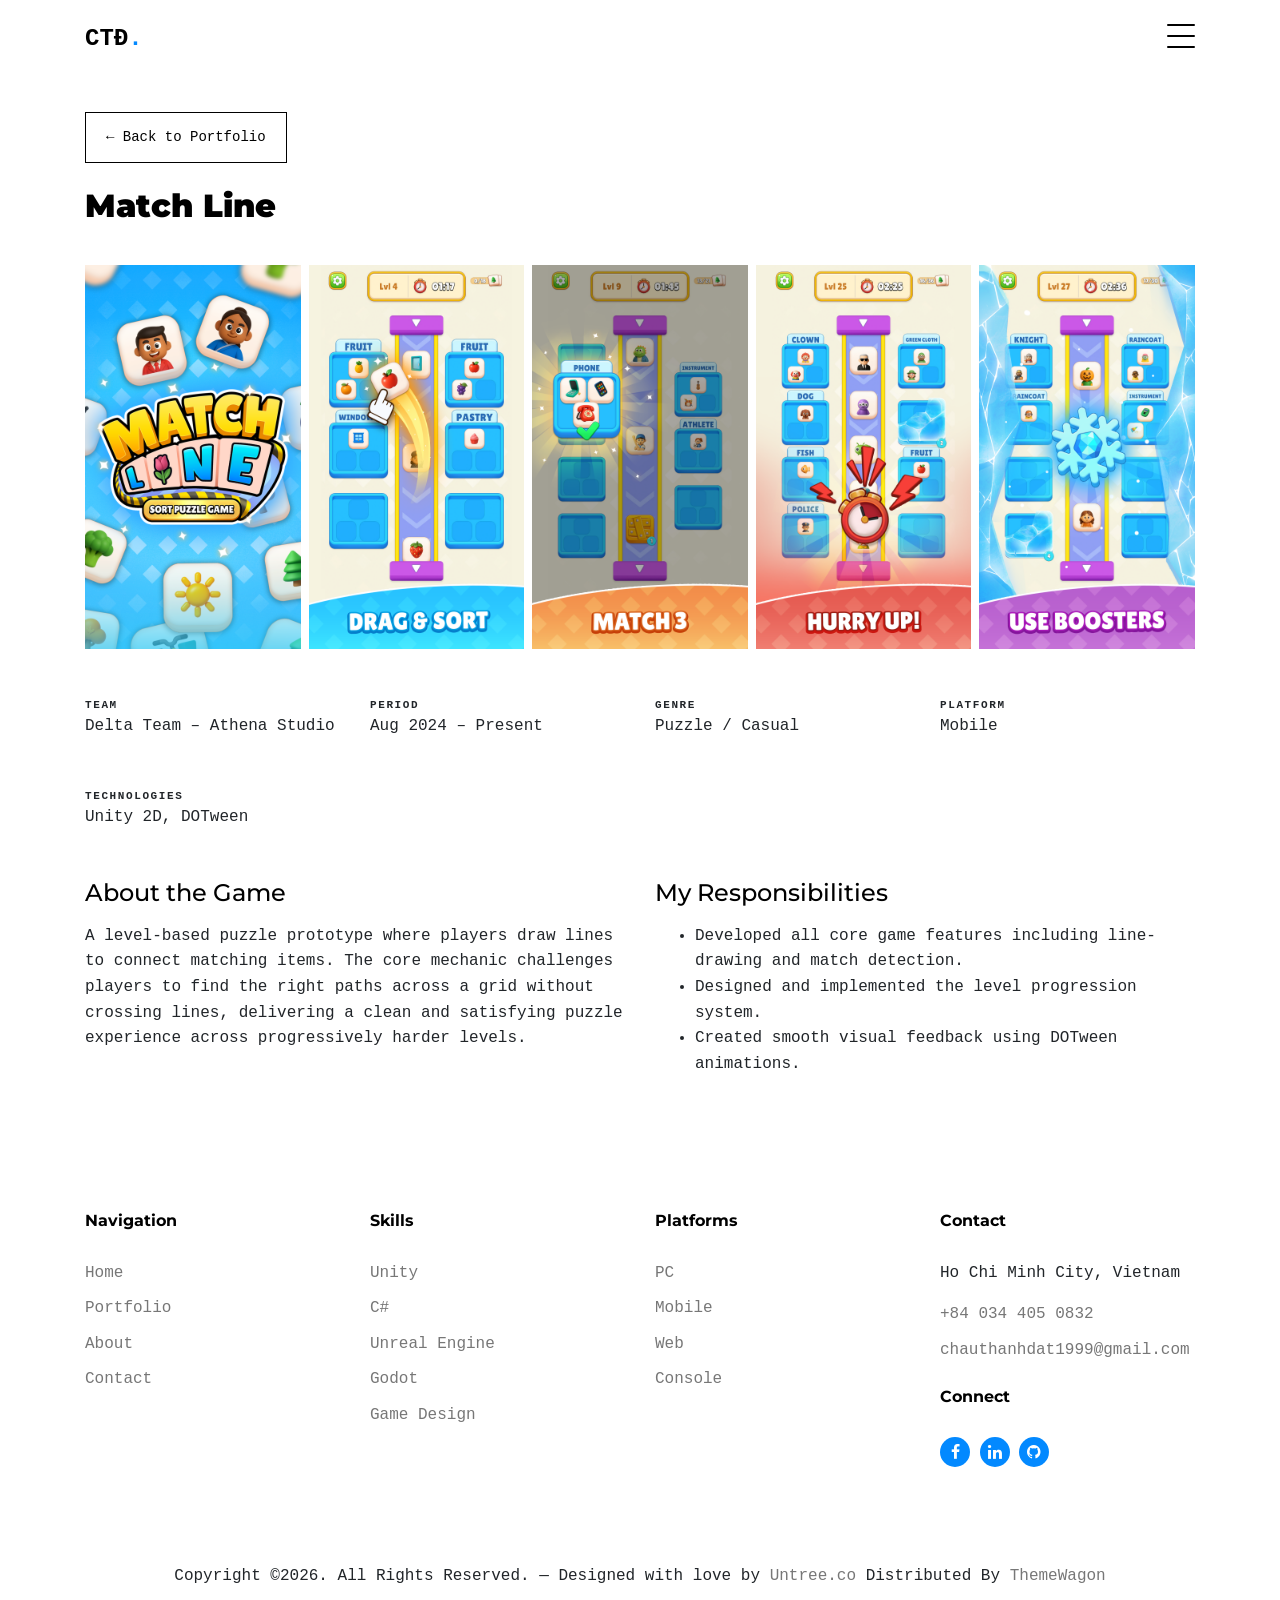
<file: portfolio-match-line.html>
<!-- /*
* Template Name: Minimal
* Template Author: Untree.co
* Author URI: https://untree.co/
* License: https://creativecommons.org/licenses/by/3.0/
*/ -->
<!doctype html>
<html lang="en">

<head>
  <meta charset="utf-8">
  <meta name="viewport" content="width=device-width, initial-scale=1, shrink-to-fit=no">
  <meta name="author" content="Châu Thành Đạt">
  <link rel="shortcut icon" href="favicon.png">

  <meta name="description" content="Match Line – A puzzle game prototype by Châu Thành Đạt" />
  <meta name="keywords" content="unity, puzzle, game, match line" />

  <link rel="preconnect" href="https://fonts.googleapis.com">
  <link rel="preconnect" href="https://fonts.gstatic.com" crossorigin>
  <link href="https://fonts.googleapis.com/css2?family=Montserrat:wght@400;700&family=PT+Mono&display=swap" rel="stylesheet">

  <link rel="stylesheet" href="css/bootstrap.min.css">
  <link rel="stylesheet" href="css/owl.carousel.min.css">
  <link rel="stylesheet" href="css/owl.theme.default.min.css">
  <link rel="stylesheet" href="css/jquery.fancybox.min.css">
  <link rel="stylesheet" href="fonts/icomoon/style.css">
  <link rel="stylesheet" href="fonts/flaticon/font/flaticon.css">
  <link rel="stylesheet" href="css/aos.css">
  <link rel="stylesheet" href="css/style.css">

  <title>Match Line | Châu Thành Đạt</title>
</head>

<body data-spy="scroll" data-target=".site-navbar-target" data-offset="100">

  <div class="site-mobile-menu site-navbar-target">
    <div class="site-mobile-menu-header">
      <div class="site-mobile-menu-close">
        <span class="icofont-close js-menu-toggle"></span>
      </div>
    </div>
    <div class="site-mobile-menu-body"></div>
  </div>

  <nav class="site-nav dark mb-5 site-navbar-target">
    <div class="container">
      <div class="site-navigation">
        <a href="index.html" class="logo m-0">CTĐ<span class="text-primary">.</span></a>

        <ul class="js-clone-nav d-none d-lg-inline-none site-menu float-right site-nav-wrap">
          <li><a href="index.html#home-section" class="nav-link">Home</a></li>
          <li><a href="index.html#portfolio-section" class="nav-link active">Portfolio</a></li>
          <li><a href="index.html#about-section" class="nav-link">About</a></li>
          <li><a href="index.html#contact-section" class="nav-link">Contact us</a></li>
        </ul>

        <a href="#" class="burger ml-auto float-right site-menu-toggle js-menu-toggle d-inline-block d-lg-inline-block" data-toggle="collapse" data-target="#main-navbar">
          <span></span>
        </a>
      </div>
    </div>
  </nav>

  <div class="untree_co-section untree_co-section-4 pb-0">
    <div class="container">
      <div class="portfolio-single-wrap">
        <div class="portfolio-single-inner">

          <p class="mb-4">
            <a href="index.html#portfolio-section" class="btn btn-outline-black btn-sm">&larr; Back to Portfolio</a>
          </p>

          <h2 class="heading-portfolio-single-h2 text-black">Match Line</h2>

          <!-- IMAGE GALLERY -->
          <div class="mb-5 d-flex justify-content-center align-items-start" style="gap: 8px;">
            <div style="flex: 1 1 0; min-width: 0;">
              <img src="media/match-line/match_line_1.webp" alt="Match Line – screenshot 1" style="width: 100%; height: auto; display: block;">
            </div>
            <div style="flex: 1 1 0; min-width: 0;">
              <img src="media/match-line/match_line_2.webp" alt="Match Line – screenshot 2" style="width: 100%; height: auto; display: block;">
            </div>
            <div style="flex: 1 1 0; min-width: 0;">
              <img src="media/match-line/match_line_3.webp" alt="Match Line – screenshot 3" style="width: 100%; height: auto; display: block;">
            </div>
            <div style="flex: 1 1 0; min-width: 0;">
              <img src="media/match-line/match_line_4.webp" alt="Match Line – screenshot 4" style="width: 100%; height: auto; display: block;">
            </div>
            <div style="flex: 1 1 0; min-width: 0;">
              <img src="media/match-line/match_line_5.webp" alt="Match Line – screenshot 5" style="width: 100%; height: auto; display: block;">
            </div>
          </div>

          <!-- METADATA ROW -->
          <div class="row mb-5">
            <div class="col-sm-6 col-md-6 col-lg-3">
              <div class="detail-v1">
                <span class="detail-label">Team</span>
                <span class="detail-val">Delta Team – Athena Studio</span>
              </div>
            </div>
            <div class="col-sm-6 col-md-6 col-lg-3">
              <div class="detail-v1">
                <span class="detail-label">Period</span>
                <span class="detail-val">Aug 2024 – Present</span>
              </div>
            </div>
            <div class="col-sm-6 col-md-6 col-lg-3">
              <div class="detail-v1">
                <span class="detail-label">Genre</span>
                <span class="detail-val">Puzzle / Casual</span>
              </div>
            </div>
            <div class="col-sm-6 col-md-6 col-lg-3">
              <div class="detail-v1">
                <span class="detail-label">Platform</span>
                <span class="detail-val">Mobile</span>
              </div>
            </div>
          </div>

          <!-- TECHNOLOGIES -->
          <div class="row mb-5">
            <div class="col-12">
              <div class="detail-v1">
                <span class="detail-label">Technologies</span>
                <span class="detail-val">Unity 2D, DOTween</span>
              </div>
            </div>
          </div>

          <!-- DESCRIPTION & RESPONSIBILITIES -->
          <div class="row justify-content-between mb-5">
            <div class="col-md-6">
              <h4 class="text-black mb-3">About the Game</h4>
              <p>A level-based puzzle prototype where players draw lines to connect matching items. The core mechanic challenges players to find the right paths across a grid without crossing lines, delivering a clean and satisfying puzzle experience across progressively harder levels.</p>
            </div>
            <div class="col-md-6">
              <h4 class="text-black mb-3">My Responsibilities</h4>
              <ul>
                <li>Developed all core game features including line-drawing and match detection.</li>
                <li>Designed and implemented the level progression system.</li>
                <li>Created smooth visual feedback using DOTween animations.</li>
              </ul>
            </div>
          </div>

        </div>
      </div>
    </div>
  </div>

  <!-- FOOTER -->
  <div class="site-footer">
    <div class="container">
      <div class="row">
        <div class="col-lg-3">
          <div class="widget">
            <h3>Navigation</h3>
            <ul class="list-unstyled float-left links">
              <li><a href="index.html#home-section">Home</a></li>
              <li><a href="index.html#portfolio-section">Portfolio</a></li>
              <li><a href="index.html#about-section">About</a></li>
              <li><a href="index.html#contact-section">Contact</a></li>
            </ul>
          </div>
        </div>
        <div class="col-lg-3">
          <div class="widget">
            <h3>Skills</h3>
            <ul class="list-unstyled float-left links">
              <li><a href="#">Unity</a></li>
              <li><a href="#">C#</a></li>
              <li><a href="#">Unreal Engine</a></li>
              <li><a href="#">Godot</a></li>
              <li><a href="#">Game Design</a></li>
            </ul>
          </div>
        </div>
        <div class="col-lg-3">
          <div class="widget">
            <h3>Platforms</h3>
            <ul class="list-unstyled float-left links">
              <li><a href="#">PC</a></li>
              <li><a href="#">Mobile</a></li>
              <li><a href="#">Web</a></li>
              <li><a href="#">Console</a></li>
            </ul>
          </div>
        </div>
        <div class="col-lg-3">
          <div class="widget">
            <h3>Contact</h3>
            <address>Ho Chi Minh City, Vietnam</address>
            <ul class="list-unstyled links mb-4">
              <li><a href="tel://+840344050832">+84 034 405 0832</a></li>
              <li><a href="mailto:chauthanhdat1999@gmail.com">chauthanhdat1999@gmail.com</a></li>
            </ul>
            <h3>Connect</h3>
            <ul class="list-unstyled social">
              <!-- <li><a href="#"><span class="icon-instagram"></span></a></li> -->
              <!-- <li><a href="#"><span class="icon-twitter"></span></a></li> -->
              <li><a href="#"><span class="icon-facebook"></span></a></li>
              <li><a href="#"><span class="icon-linkedin"></span></a></li>
              <!-- <li><a href="#"><span class="icon-pinterest"></span></a></li> -->
              <!-- <li><a href="#"><span class="icon-dribbble"></span></a></li> -->
              <li><a href="#"><span class="icon-github"></span></a></li>
            </ul>
          </div>
        </div>
      </div>

      <div class="row mt-5">
        <div class="col-12 text-center">
          <p class="mb-0">Copyright &copy;<script>document.write(new Date().getFullYear());</script>. All Rights Reserved. &mdash; Designed with love by <a href="https://untree.co">Untree.co</a> Distributed By <a href="https://themewagon.com">ThemeWagon</a></p>
        </div>
      </div>
    </div>
  </div>

  <div id="overlayer"></div>
  <div class="loader">
    <div class="spinner-border" role="status">
      <span class="sr-only">Loading...</span>
    </div>
  </div>

  <script src="js/jquery-3.4.1.min.js"></script>
  <script src="js/popper.min.js"></script>
  <script src="js/bootstrap.min.js"></script>
  <script src="js/owl.carousel.min.js"></script>
  <script src="js/jquery.animateNumber.min.js"></script>
  <script src="js/jquery.waypoints.min.js"></script>
  <script src="js/jquery.fancybox.min.js"></script>
  <script src="js/aos.js"></script>
  <script src="js/wave-animate.js"></script>
  <script src="js/circle-progress.js"></script>
  <script src="js/imagesloaded.pkgd.js"></script>
  <script src="js/isotope.pkgd.min.js"></script>
  <script src="js/jquery.easing.1.3.js"></script>
  <script src="js/TweenMax.min.js"></script>
  <script src="js/ScrollMagic.min.js"></script>
  <script src="js/scrollmagic.animation.gsap.min.js"></script>
  <script src="js/custom.js"></script>

</body>

</html>
</file>
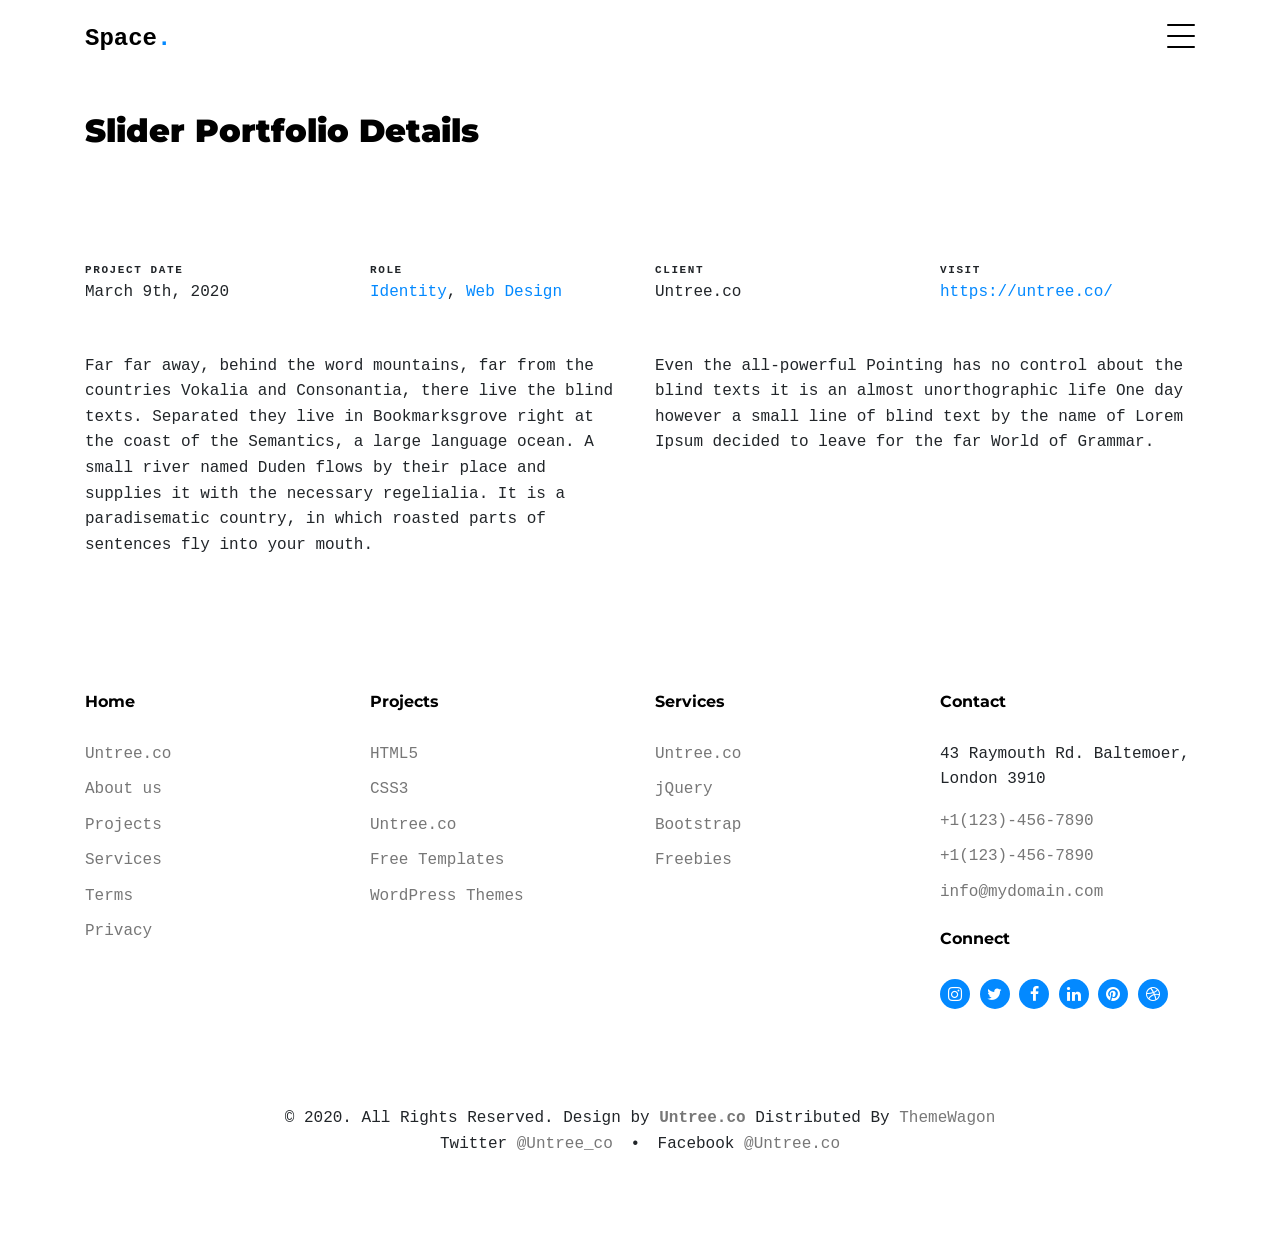
<file: portfolio-single-1.html>
<!-- /*
* Template Name: Minimal
* Template Author: Untree.co
* Author URI: https://untree.co/
* License: https://creativecommons.org/licenses/by/3.0/
*/ -->
<!doctype html>
<html lang="en">

<head>
  <meta charset="utf-8">
  <meta name="viewport" content="width=device-width, initial-scale=1, shrink-to-fit=no">
  <meta name="author" content="Untree.co">
  <link rel="shortcut icon" href="favicon.png">

  <meta name="description" content="" />
  <meta name="keywords" content="" />

  <link rel="preconnect" href="https://fonts.googleapis.com">
  <link rel="preconnect" href="https://fonts.gstatic.com" crossorigin>
  <link href="https://fonts.googleapis.com/css2?family=Montserrat:wght@400;700&family=PT+Mono&display=swap" rel="stylesheet">

  <link rel="stylesheet" href="css/bootstrap.min.css">
  <link rel="stylesheet" href="css/owl.carousel.min.css">
  <link rel="stylesheet" href="css/owl.theme.default.min.css">
  <link rel="stylesheet" href="css/jquery.fancybox.min.css">
  <link rel="stylesheet" href="fonts/icomoon/style.css">
  <link rel="stylesheet" href="fonts/flaticon/font/flaticon.css">
  <link rel="stylesheet" href="css/aos.css">
  <link rel="stylesheet" href="css/style.css">

  <title>Minimal Free HTML Template by Untree.co</title>
</head>

<body data-spy="scroll" data-target=".site-navbar-target" data-offset="100">


  <div class="site-mobile-menu site-navbar-target">
    <div class="site-mobile-menu-header">
      <div class="site-mobile-menu-close">
        <span class="icofont-close js-menu-toggle"></span>
      </div>
    </div>
    <div class="site-mobile-menu-body"></div>
  </div>
  
  <nav class="site-nav dark mb-5 site-navbar-target">
    <div class="container">
      <div class="site-navigation">
        <a href="index.html" class="logo m-0">Space<span class="text-primary">.</span></a>

        <ul class="js-clone-nav d-none d-lg-inline-none site-menu float-right">
          <li><a href="#home-section" class="nav-link active">Home</a></li>
          <li><a href="#portfolio-section">Portfolio</a></li>

          <li class="has-children">
            <a href="#about-section">About</a>
            <ul class="dropdown">
              <li><a href="elements.html">Elements</a></li>
              <li class="has-children">
                <a href="#">Menu Two</a>
                <ul class="dropdown">
                  <li><a href="#">Sub Menu One</a></li>
                  <li><a href="#">Sub Menu Two</a></li>
                  <li><a href="#">Sub Menu Three</a></li>
                </ul>
              </li>
              <li><a href="#">Menu Three</a></li>
            </ul>
          </li>
          <li><a href="services.html">Services</a></li>
          <li><a href="contact.html">Contact us</a></li>
        </ul>

        <a href="#" class="burger ml-auto float-right site-menu-toggle js-menu-toggle d-inline-block d-lg-inline-block" data-toggle="collapse" data-target="#main-navbar">
          <span></span>
        </a>

      </div>
    </div>
  </nav>



  


  <div class="untree_co-section untree_co-section-4 pb-0"  id="portfolio-section">
    <div class="container">
      <div class="portfolio-single-wrap unslate_co--section" id="portfolio-single-section">

        <div class="portfolio-single-inner">
          <h2 class="heading-portfolio-single-h2 text-black">Slider Portfolio Details</h2>

          <div class="row justify-content-between mb-5">
            <div class="col-12 mb-4">
              <div class="owl-carousel single-slider">
                <figure class="mb-4">
                  <img src="images/portfolio_1.jpg" alt="Image" class="img-fluid">
                </figure>
                <figure class="mb-4">
                  <img src="images/portfolio_2.jpg" alt="Image" class="img-fluid">
                </figure>
              </div>
            </div>
            <div class="col-12 my-5">
              <div class="row">
                <div class="col-sm-6 col-md-6 col-lg-3">
                  <div class="detail-v1">
                    <span class="detail-label">Project Date</span>
                    <span class="detail-val">March 9th, 2020</span>
                  </div>
                </div>
                <div class="col-sm-6 col-md-6 col-lg-3">
                  <div class="detail-v1">
                    <span class="detail-label">Role</span>
                    <span class="detail-val"><a href="#">Identity</a>, <a href="#">Web Design</a></span>
                  </div>
                </div>
                <div class="col-sm-6 col-md-6 col-lg-3">
                  <div class="detail-v1">
                    <span class="detail-label">Client</span>
                    <span class="detail-val">Untree.co</span>
                  </div>
                </div>
                <div class="col-sm-6 col-md-6 col-lg-3">
                  <div class="detail-v1">
                    <span class="detail-label">Visit</span>
                    <span class="detail-val"><a href="https://untree.co">https://untree.co/</a></span>
                  </div>
                </div>
              </div>
            </div>
            <div class="col-md-6">
              <p>Far far away, behind the word mountains, far from the countries Vokalia and Consonantia, there live the blind texts. Separated they live in Bookmarksgrove right at the coast of the Semantics, a large language ocean. A small river named Duden flows by their place and supplies it with the necessary regelialia. It is a paradisematic country, in which roasted parts of sentences fly into your mouth.</p>
            </div>
            <div class="col-md-6">
              <p>Even the all-powerful Pointing has no control about the blind texts it is an almost unorthographic life One day however a small line of blind text by the name of Lorem Ipsum decided to leave for the far World of Grammar.</p>
            </div>
          </div>

        </div>
      </div>
    </div>
  </div>


  <div class="site-footer">
    <div class="container">

      <div class="row">
        <div class="col-lg-3">
          <div class="widget">
            <h3>Home</h3>
            <ul class="list-unstyled float-left links">
              <li><a href="#">Untree.co</a></li>
              <li><a href="#">About us</a></li>
              <li><a href="#">Projects</a></li>
              <li><a href="#">Services</a></li>
              <li><a href="#">Terms</a></li>
              <li><a href="#">Privacy</a></li>
            </ul>
          </div> <!-- /.widget -->
        </div> <!-- /.col-lg-3 -->

        <div class="col-lg-3">
          <div class="widget">
            <h3>Projects</h3>
            <ul class="list-unstyled float-left links">
              <li><a href="#">HTML5</a></li>
              <li><a href="#">CSS3</a></li>
              <li><a href="#">Untree.co</a></li>
              <li><a href="#">Free Templates</a></li>
              <li><a href="#">WordPress Themes</a></li>
            </ul>
          </div> <!-- /.widget -->
        </div> <!-- /.col-lg-3 -->

        <div class="col-lg-3">
          <div class="widget">
            <h3>Services</h3>
            <ul class="list-unstyled float-left links">
              <li><a href="#">Untree.co</a></li>
              <li><a href="#">jQuery</a></li>
              <li><a href="#">Bootstrap</a></li>
              <li><a href="#">Freebies</a></li>
            </ul>
          </div> <!-- /.widget -->
        </div> <!-- /.col-lg-3 -->


        <div class="col-lg-3">
          <div class="widget">
            <h3>Contact</h3>
            <address>43 Raymouth Rd. Baltemoer, London 3910</address>
            <ul class="list-unstyled links mb-4">
              <li><a href="tel://11234567890">+1(123)-456-7890</a></li>
              <li><a href="tel://11234567890">+1(123)-456-7890</a></li>
              <li><a href="mailto:info@mydomain.com">info@mydomain.com</a></li>
            </ul>

            <h3>Connect</h3>
            <ul class="list-unstyled social">
              <li><a href="#"><span class="icon-instagram"></span></a></li>
              <li><a href="#"><span class="icon-twitter"></span></a></li>
              <li><a href="#"><span class="icon-facebook"></span></a></li>
              <li><a href="#"><span class="icon-linkedin"></span></a></li>
              <li><a href="#"><span class="icon-pinterest"></span></a></li>
              <li><a href="#"><span class="icon-dribbble"></span></a></li>
            </ul>

          </div> <!-- /.widget -->
        </div> <!-- /.col-lg-3 -->

      </div> <!-- /.row -->





      <div class="row mt-5">
        <div class="col-12 text-center">
          <p class=" mb-0">&copy; 2020. All Rights Reserved. Design by <a href="https://untree.co/" target="_blank" class=""><strong>Untree.co</strong></a> Distributed By <a href="https://themewagon.com">ThemeWagon</a> </p>
          <p class="">
            <span class="mx-2">Twitter <a href="https://twitter.com/untree_co">@Untree_co</a></span>
            <span>&bullet;</span>
            <span class="mx-2">Facebook <a href="https://web.facebook.com/Untree.co">@Untree.co</a></span>
          </p>

        </div>
      </div>
    </div> <!-- /.container -->
  </div> <!-- /.site-footer -->

  <script src="js/jquery-3.4.1.min.js"></script>
  <script src="js/popper.min.js"></script>
  <script src="js/bootstrap.min.js"></script>
  <script src="js/owl.carousel.min.js"></script>
  <script src="js/jquery.animateNumber.min.js"></script>
  <script src="js/jquery.waypoints.min.js"></script>
  <script src="js/jquery.fancybox.min.js"></script>
  <script src="js/aos.js"></script>
  <script src="js/wave-animate.js"></script>
  <script src="js/circle-progress.js"></script>
  <script src="js/imagesloaded.pkgd.js"></script>
  <script src="js/isotope.pkgd.min.js"></script>
  <script src="js/jquery.easing.1.3.js"></script>
  <script src="js/TweenMax.min.js"></script>
  <script src="js/ScrollMagic.min.js"></script>
  <script src="js/scrollmagic.animation.gsap.min.js"></script>

  <script src="js/custom.js"></script>
  
</body>

</html>
</file>
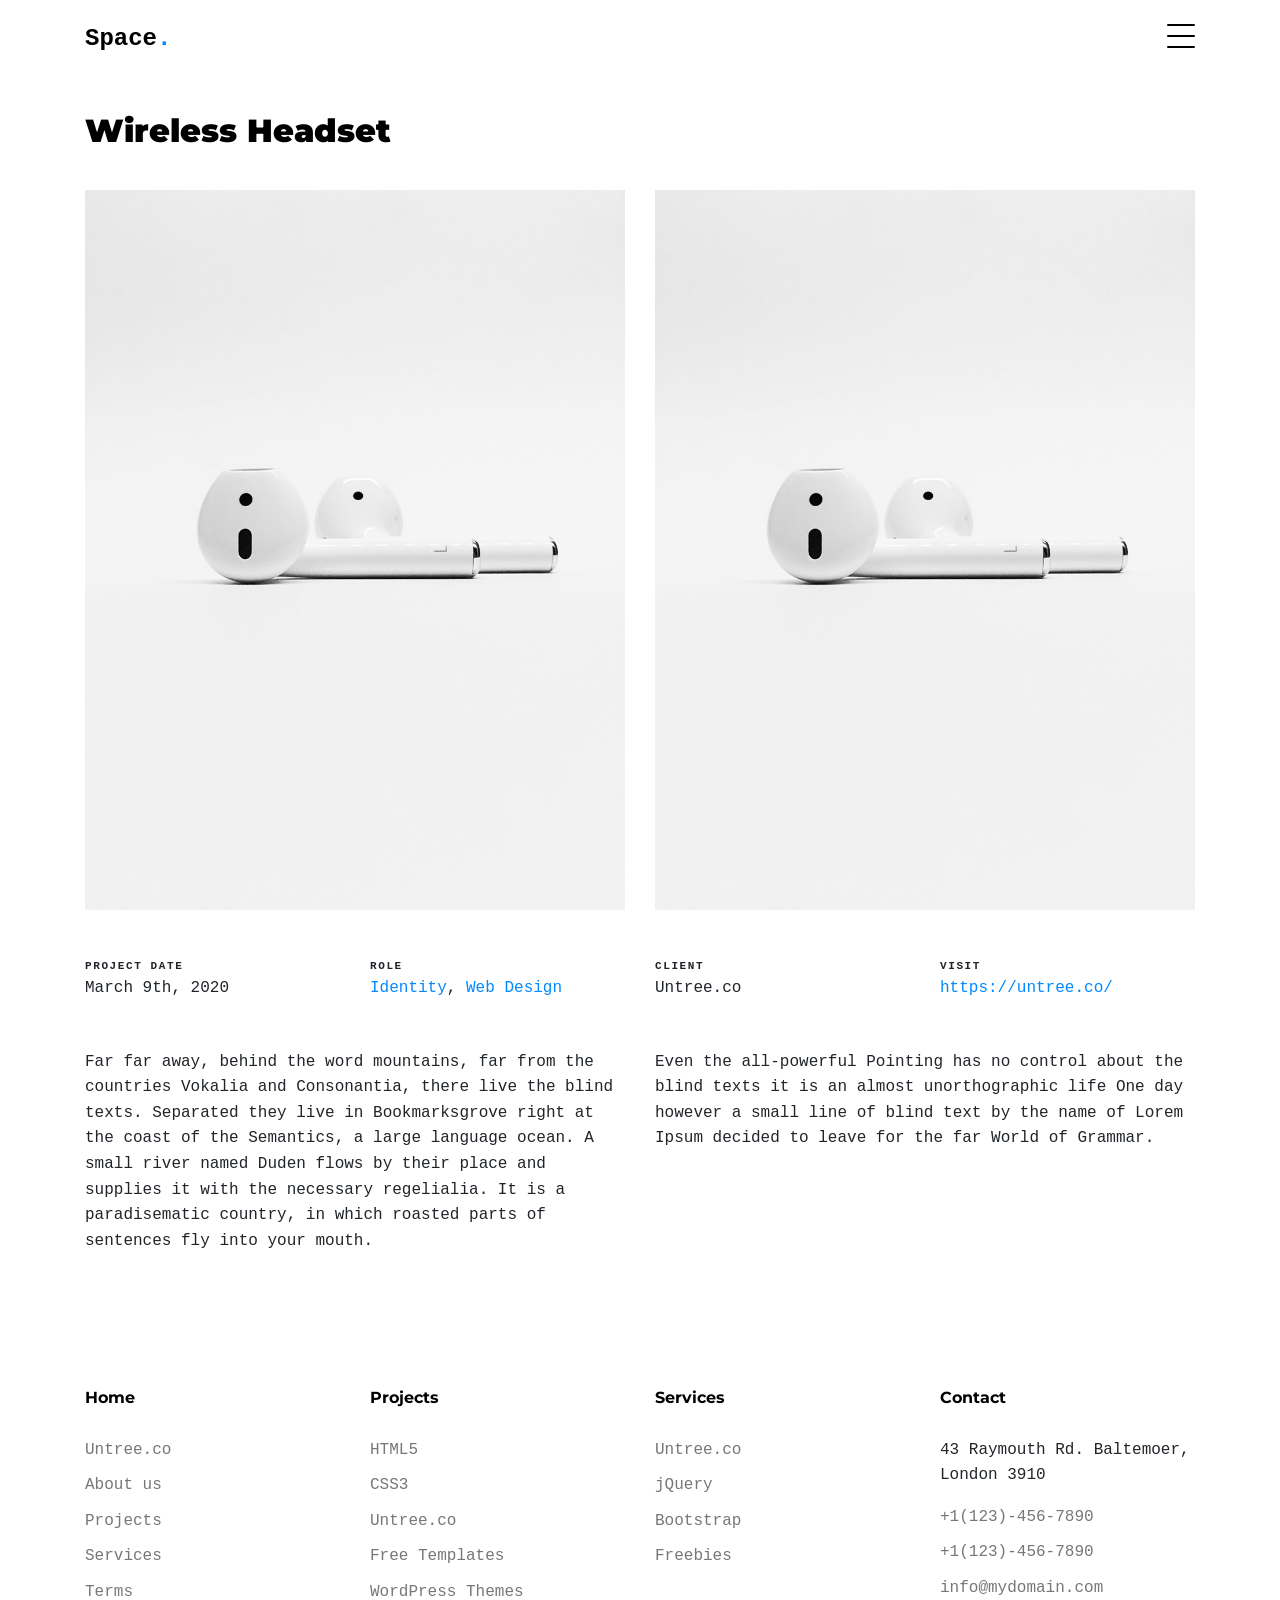
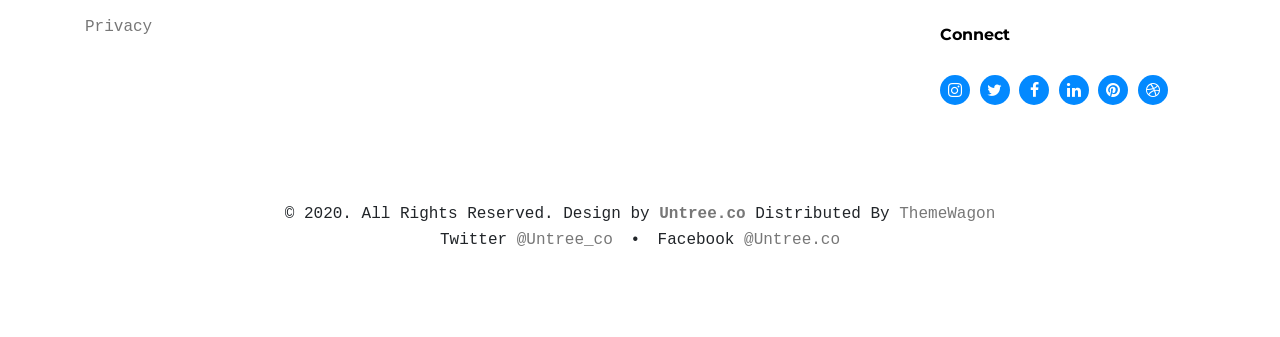
<file: portfolio-single-2.html>
<!-- /*
* Template Name: Minimal
* Template Author: Untree.co
* Author URI: https://untree.co/
* License: https://creativecommons.org/licenses/by/3.0/
*/ -->
<!doctype html>
<html lang="en">

<head>
  <meta charset="utf-8">
  <meta name="viewport" content="width=device-width, initial-scale=1, shrink-to-fit=no">
  <meta name="author" content="Untree.co">
  <link rel="shortcut icon" href="favicon.png">

  <meta name="description" content="" />
  <meta name="keywords" content="" />

  <link rel="preconnect" href="https://fonts.googleapis.com">
  <link rel="preconnect" href="https://fonts.gstatic.com" crossorigin>
  <link href="https://fonts.googleapis.com/css2?family=Montserrat:wght@400;700&family=PT+Mono&display=swap" rel="stylesheet">

  <link rel="stylesheet" href="css/bootstrap.min.css">
  <link rel="stylesheet" href="css/owl.carousel.min.css">
  <link rel="stylesheet" href="css/owl.theme.default.min.css">
  <link rel="stylesheet" href="css/jquery.fancybox.min.css">
  <link rel="stylesheet" href="fonts/icomoon/style.css">
  <link rel="stylesheet" href="fonts/flaticon/font/flaticon.css">
  <link rel="stylesheet" href="css/aos.css">
  <link rel="stylesheet" href="css/style.css">

  <title>Minimal Free HTML Template by Untree.co</title>
</head>

<body data-spy="scroll" data-target=".site-navbar-target" data-offset="100">


  <div class="site-mobile-menu site-navbar-target">
    <div class="site-mobile-menu-header">
      <div class="site-mobile-menu-close">
        <span class="icofont-close js-menu-toggle"></span>
      </div>
    </div>
    <div class="site-mobile-menu-body"></div>
  </div>
  
  <nav class="site-nav dark mb-5 site-navbar-target">
    <div class="container">
      <div class="site-navigation">
        <a href="index.html" class="logo m-0">Space<span class="text-primary">.</span></a>

        <ul class="js-clone-nav d-none d-lg-inline-none site-menu float-right">
          <li><a href="#home-section" class="nav-link active">Home</a></li>
          <li><a href="#portfolio-section">Portfolio</a></li>

          <li class="has-children">
            <a href="#about-section">About</a>
            <ul class="dropdown">
              <li><a href="elements.html">Elements</a></li>
              <li class="has-children">
                <a href="#">Menu Two</a>
                <ul class="dropdown">
                  <li><a href="#">Sub Menu One</a></li>
                  <li><a href="#">Sub Menu Two</a></li>
                  <li><a href="#">Sub Menu Three</a></li>
                </ul>
              </li>
              <li><a href="#">Menu Three</a></li>
            </ul>
          </li>
          <li><a href="services.html">Services</a></li>
          <li><a href="contact.html">Contact us</a></li>
        </ul>

        <a href="#" class="burger ml-auto float-right site-menu-toggle js-menu-toggle d-inline-block d-lg-inline-block" data-toggle="collapse" data-target="#main-navbar">
          <span></span>
        </a>

      </div>
    </div>
  </nav>



  


  <div class="untree_co-section untree_co-section-4 pb-0"  id="portfolio-section">
    <div class="container">
      <div class="portfolio-single-wrap unslate_co--section" id="portfolio-single-section">

        <div class="portfolio-single-inner">
          <h2 class="heading-portfolio-single-h2 text-black">Wireless Headset</h2>

          <div class="row justify-content-between mb-5">

            <div class="col-lg-12 mb-5 mb-lg-0">
              <div class="row">
                <div class="col-lg-6">
                  <img src="images/img_5.jpg" alt="Image" class="img-fluid">    
                </div>
                <div class="col-lg-6">
                  <img src="images/img_5.jpg" alt="Image" class="img-fluid">
                </div>
              </div>
              
            </div>

            <div class="col-12 my-5">
              <div class="row">
                <div class="col-sm-6 col-md-6 col-lg-3">
                  <div class="detail-v1">
                    <span class="detail-label">Project Date</span>
                    <span class="detail-val">March 9th, 2020</span>
                  </div>
                </div>
                <div class="col-sm-6 col-md-6 col-lg-3">
                  <div class="detail-v1">
                    <span class="detail-label">Role</span>
                    <span class="detail-val"><a href="#">Identity</a>, <a href="#">Web Design</a></span>
                  </div>
                </div>
                <div class="col-sm-6 col-md-6 col-lg-3">
                  <div class="detail-v1">
                    <span class="detail-label">Client</span>
                    <span class="detail-val">Untree.co</span>
                  </div>
                </div>
                <div class="col-sm-6 col-md-6 col-lg-3">
                  <div class="detail-v1">
                    <span class="detail-label">Visit</span>
                    <span class="detail-val"><a href="https://untree.co">https://untree.co/</a></span>
                  </div>
                </div>
              </div>
            </div>
            <div class="col-md-6">
              <p>Far far away, behind the word mountains, far from the countries Vokalia and Consonantia, there live the blind texts. Separated they live in Bookmarksgrove right at the coast of the Semantics, a large language ocean. A small river named Duden flows by their place and supplies it with the necessary regelialia. It is a paradisematic country, in which roasted parts of sentences fly into your mouth.</p>
            </div>
            <div class="col-md-6">
              <p>Even the all-powerful Pointing has no control about the blind texts it is an almost unorthographic life One day however a small line of blind text by the name of Lorem Ipsum decided to leave for the far World of Grammar.</p>
            </div>
          </div>

        </div>
      </div>
    </div>
  </div>

  <div class="site-footer">
    <div class="container">

      <div class="row">
        <div class="col-lg-3">
          <div class="widget">
            <h3>Home</h3>
            <ul class="list-unstyled float-left links">
              <li><a href="#">Untree.co</a></li>
              <li><a href="#">About us</a></li>
              <li><a href="#">Projects</a></li>
              <li><a href="#">Services</a></li>
              <li><a href="#">Terms</a></li>
              <li><a href="#">Privacy</a></li>
            </ul>
          </div> <!-- /.widget -->
        </div> <!-- /.col-lg-3 -->

        <div class="col-lg-3">
          <div class="widget">
            <h3>Projects</h3>
            <ul class="list-unstyled float-left links">
              <li><a href="#">HTML5</a></li>
              <li><a href="#">CSS3</a></li>
              <li><a href="#">Untree.co</a></li>
              <li><a href="#">Free Templates</a></li>
              <li><a href="#">WordPress Themes</a></li>
            </ul>
          </div> <!-- /.widget -->
        </div> <!-- /.col-lg-3 -->

        <div class="col-lg-3">
          <div class="widget">
            <h3>Services</h3>
            <ul class="list-unstyled float-left links">
              <li><a href="#">Untree.co</a></li>
              <li><a href="#">jQuery</a></li>
              <li><a href="#">Bootstrap</a></li>
              <li><a href="#">Freebies</a></li>
            </ul>
          </div> <!-- /.widget -->
        </div> <!-- /.col-lg-3 -->


        <div class="col-lg-3">
          <div class="widget">
            <h3>Contact</h3>
            <address>43 Raymouth Rd. Baltemoer, London 3910</address>
            <ul class="list-unstyled links mb-4">
              <li><a href="tel://11234567890">+1(123)-456-7890</a></li>
              <li><a href="tel://11234567890">+1(123)-456-7890</a></li>
              <li><a href="mailto:info@mydomain.com">info@mydomain.com</a></li>
            </ul>

            <h3>Connect</h3>
            <ul class="list-unstyled social">
              <li><a href="#"><span class="icon-instagram"></span></a></li>
              <li><a href="#"><span class="icon-twitter"></span></a></li>
              <li><a href="#"><span class="icon-facebook"></span></a></li>
              <li><a href="#"><span class="icon-linkedin"></span></a></li>
              <li><a href="#"><span class="icon-pinterest"></span></a></li>
              <li><a href="#"><span class="icon-dribbble"></span></a></li>
            </ul>

          </div> <!-- /.widget -->
        </div> <!-- /.col-lg-3 -->

      </div> <!-- /.row -->





      <div class="row mt-5">
        <div class="col-12 text-center">
          <p class=" mb-0">&copy; 2020. All Rights Reserved. Design by <a href="https://untree.co/" target="_blank" class=""><strong>Untree.co</strong></a> Distributed By <a href="https://themewagon.com">ThemeWagon</a> </p>
          <p class="">
            <span class="mx-2">Twitter <a href="https://twitter.com/untree_co">@Untree_co</a></span>
            <span>&bullet;</span>
            <span class="mx-2">Facebook <a href="https://web.facebook.com/Untree.co">@Untree.co</a></span>
          </p>

        </div>
      </div>
    </div> <!-- /.container -->
  </div> <!-- /.site-footer -->


  <script src="js/jquery-3.4.1.min.js"></script>
  <script src="js/popper.min.js"></script>
  <script src="js/bootstrap.min.js"></script>
  <script src="js/owl.carousel.min.js"></script>
  <script src="js/jquery.animateNumber.min.js"></script>
  <script src="js/jquery.waypoints.min.js"></script>
  <script src="js/jquery.fancybox.min.js"></script>
  <script src="js/aos.js"></script>
  <script src="js/wave-animate.js"></script>
  <script src="js/circle-progress.js"></script>
  <script src="js/imagesloaded.pkgd.js"></script>
  <script src="js/isotope.pkgd.min.js"></script>
  <script src="js/jquery.easing.1.3.js"></script>
  <script src="js/TweenMax.min.js"></script>
  <script src="js/ScrollMagic.min.js"></script>
  <script src="js/scrollmagic.animation.gsap.min.js"></script>

  <script src="js/custom.js"></script>
  
</body>

</html>
</file>
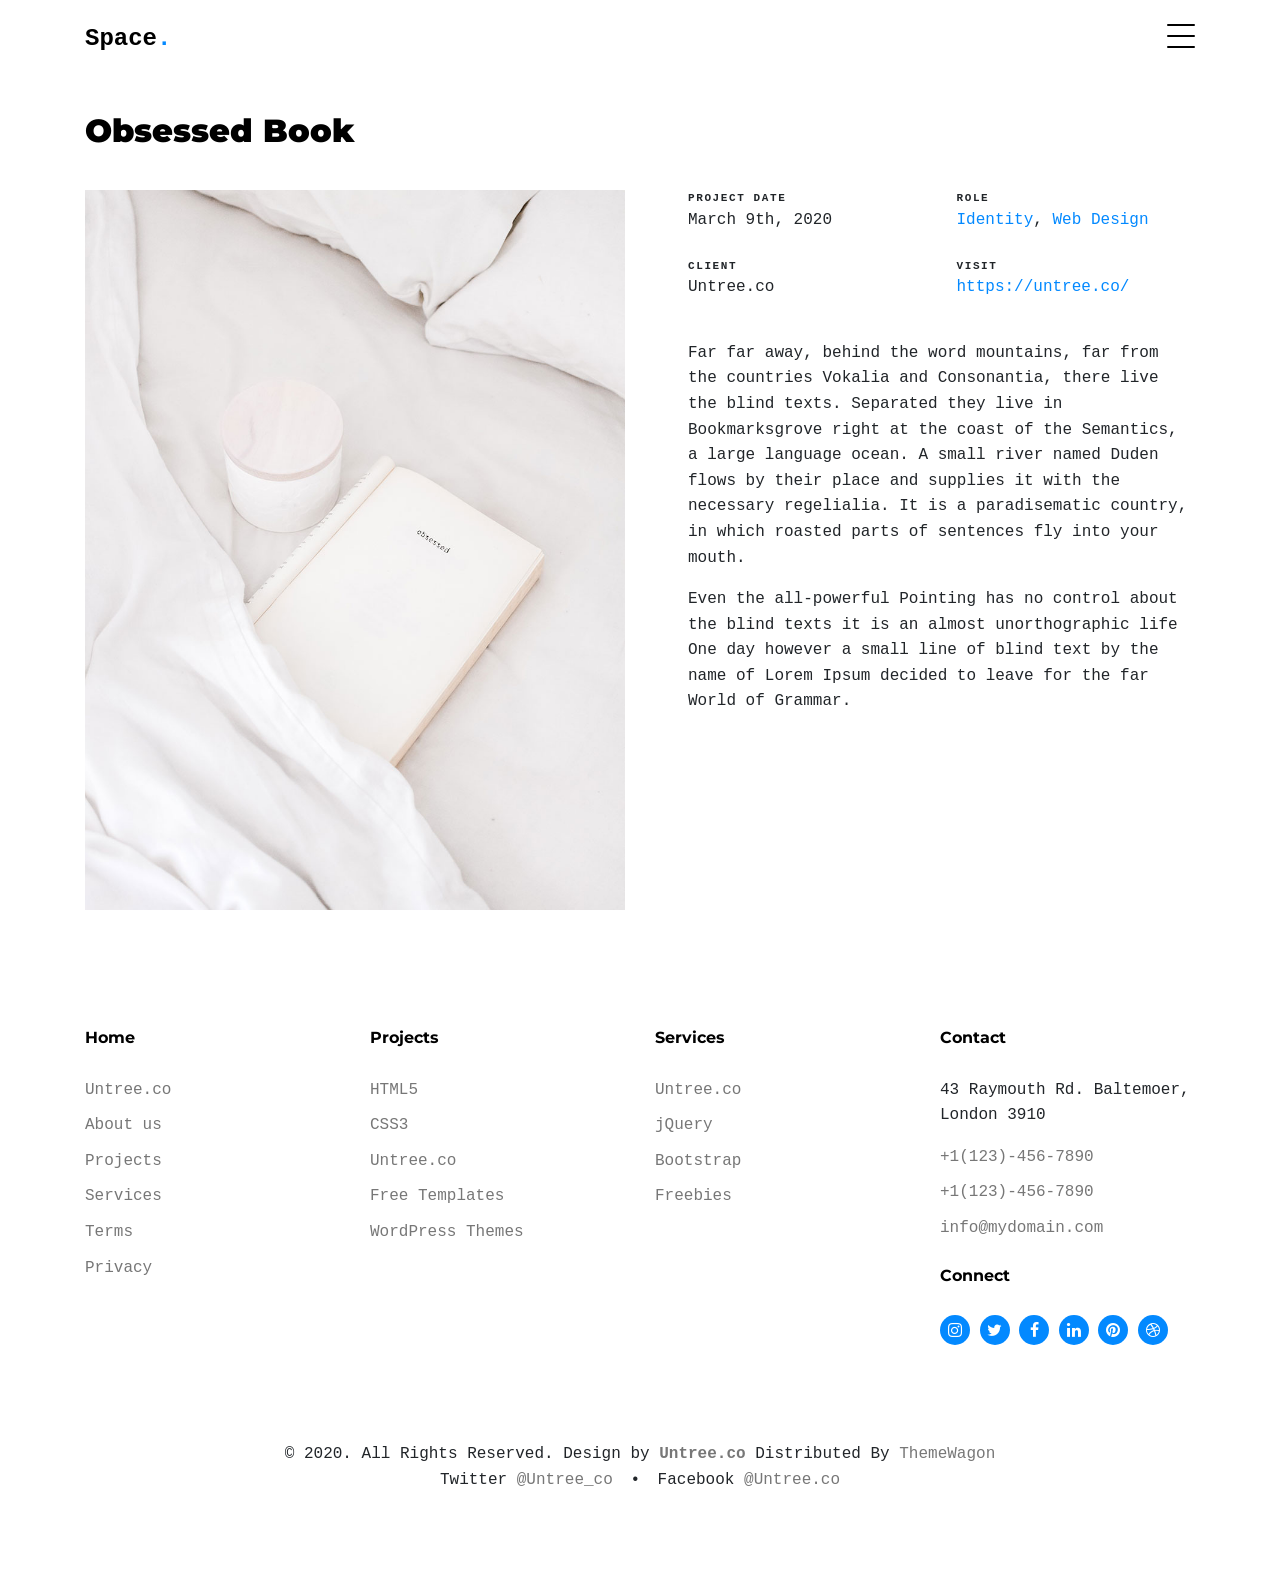
<file: portfolio-single-3.html>
<!-- /*
* Template Name: Minimal
* Template Author: Untree.co
* Author URI: https://untree.co/
* License: https://creativecommons.org/licenses/by/3.0/
*/ -->
<!doctype html>
<html lang="en">

<head>
  <meta charset="utf-8">
  <meta name="viewport" content="width=device-width, initial-scale=1, shrink-to-fit=no">
  <meta name="author" content="Untree.co">
  <link rel="shortcut icon" href="favicon.png">

  <meta name="description" content="" />
  <meta name="keywords" content="" />

  <link rel="preconnect" href="https://fonts.googleapis.com">
  <link rel="preconnect" href="https://fonts.gstatic.com" crossorigin>
  <link href="https://fonts.googleapis.com/css2?family=Montserrat:wght@400;700&family=PT+Mono&display=swap" rel="stylesheet">

  <link rel="stylesheet" href="css/bootstrap.min.css">
  <link rel="stylesheet" href="css/owl.carousel.min.css">
  <link rel="stylesheet" href="css/owl.theme.default.min.css">
  <link rel="stylesheet" href="css/jquery.fancybox.min.css">
  <link rel="stylesheet" href="fonts/icomoon/style.css">
  <link rel="stylesheet" href="fonts/flaticon/font/flaticon.css">
  <link rel="stylesheet" href="css/aos.css">
  <link rel="stylesheet" href="css/style.css">

  <title>Minimal Free HTML Template by Untree.co</title>
</head>

<body data-spy="scroll" data-target=".site-navbar-target" data-offset="100">


  <div class="site-mobile-menu site-navbar-target">
    <div class="site-mobile-menu-header">
      <div class="site-mobile-menu-close">
        <span class="icofont-close js-menu-toggle"></span>
      </div>
    </div>
    <div class="site-mobile-menu-body"></div>
  </div>
  
  <nav class="site-nav dark mb-5 site-navbar-target">
    <div class="container">
      <div class="site-navigation">
        <a href="index.html" class="logo m-0">Space<span class="text-primary">.</span></a>

        <ul class="js-clone-nav d-none d-lg-inline-none site-menu float-right">
          <li><a href="#home-section" class="nav-link active">Home</a></li>
          <li><a href="#portfolio-section">Portfolio</a></li>

          <li class="has-children">
            <a href="#about-section">About</a>
            <ul class="dropdown">
              <li><a href="elements.html">Elements</a></li>
              <li class="has-children">
                <a href="#">Menu Two</a>
                <ul class="dropdown">
                  <li><a href="#">Sub Menu One</a></li>
                  <li><a href="#">Sub Menu Two</a></li>
                  <li><a href="#">Sub Menu Three</a></li>
                </ul>
              </li>
              <li><a href="#">Menu Three</a></li>
            </ul>
          </li>
          <li><a href="services.html">Services</a></li>
          <li><a href="contact.html">Contact us</a></li>
        </ul>

        <a href="#" class="burger ml-auto float-right site-menu-toggle js-menu-toggle d-inline-block d-lg-inline-block" data-toggle="collapse" data-target="#main-navbar">
          <span></span>
        </a>

      </div>
    </div>
  </nav>



  


  <div class="untree_co-section untree_co-section-4 pb-0"  id="portfolio-section">
    <div class="container">
      <div class="portfolio-single-wrap unslate_co--section" id="portfolio-single-section">

        <div class="portfolio-single-inner">
          <h2 class="heading-portfolio-single-h2 text-black">Obsessed Book</h2>

          <div class="row mb-5 align-items-stretch">

            <div class="col-lg-6 mb-5 mb-lg-0">
              <img src="images/img_1.jpg" alt="Image" class="img-fluid">
            </div>

            <div class="col-lg-6 pl-lg-5">
              <div class="row mb-3">
                <div class="col-sm-6 col-md-6 col-lg-6 mb-4">
                  <div class="detail-v1">
                    <span class="detail-label">Project Date</span>
                    <span class="detail-val">March 9th, 2020</span>
                  </div>
                </div>
                <div class="col-sm-6 col-md-6 col-lg-6 mb-4">
                  <div class="detail-v1">
                    <span class="detail-label">Role</span>
                    <span class="detail-val"><a href="#">Identity</a>, <a href="#">Web Design</a></span>
                  </div>
                </div>
                <div class="col-sm-6 col-md-6 col-lg-6 mb-4">
                  <div class="detail-v1">
                    <span class="detail-label">Client</span>
                    <span class="detail-val">Untree.co</span>
                  </div>
                </div>
                <div class="col-sm-6 col-md-6 col-lg-6 mb-4">
                  <div class="detail-v1">
                    <span class="detail-label">Visit</span>
                    <span class="detail-val"><a href="https://untree.co">https://untree.co/</a></span>
                  </div>
                </div>
              </div>

              <p>Far far away, behind the word mountains, far from the countries Vokalia and Consonantia, there live the blind texts. Separated they live in Bookmarksgrove right at the coast of the Semantics, a large language ocean. A small river named Duden flows by their place and supplies it with the necessary regelialia. It is a paradisematic country, in which roasted parts of sentences fly into your mouth.</p>

              <p>Even the all-powerful Pointing has no control about the blind texts it is an almost unorthographic life One day however a small line of blind text by the name of Lorem Ipsum decided to leave for the far World of Grammar.</p>

            </div>

          </div>
        </div>
      </div>
    </div>

    <div class="site-footer">
      <div class="container">

        <div class="row">
          <div class="col-lg-3">
            <div class="widget">
              <h3>Home</h3>
              <ul class="list-unstyled float-left links">
                <li><a href="#">Untree.co</a></li>
                <li><a href="#">About us</a></li>
                <li><a href="#">Projects</a></li>
                <li><a href="#">Services</a></li>
                <li><a href="#">Terms</a></li>
                <li><a href="#">Privacy</a></li>
              </ul>
            </div> <!-- /.widget -->
          </div> <!-- /.col-lg-3 -->

          <div class="col-lg-3">
            <div class="widget">
              <h3>Projects</h3>
              <ul class="list-unstyled float-left links">
                <li><a href="#">HTML5</a></li>
                <li><a href="#">CSS3</a></li>
                <li><a href="#">Untree.co</a></li>
                <li><a href="#">Free Templates</a></li>
                <li><a href="#">WordPress Themes</a></li>
              </ul>
            </div> <!-- /.widget -->
          </div> <!-- /.col-lg-3 -->

          <div class="col-lg-3">
            <div class="widget">
              <h3>Services</h3>
              <ul class="list-unstyled float-left links">
                <li><a href="#">Untree.co</a></li>
                <li><a href="#">jQuery</a></li>
                <li><a href="#">Bootstrap</a></li>
                <li><a href="#">Freebies</a></li>
              </ul>
            </div> <!-- /.widget -->
          </div> <!-- /.col-lg-3 -->


          <div class="col-lg-3">
            <div class="widget">
              <h3>Contact</h3>
              <address>43 Raymouth Rd. Baltemoer, London 3910</address>
              <ul class="list-unstyled links mb-4">
                <li><a href="tel://11234567890">+1(123)-456-7890</a></li>
                <li><a href="tel://11234567890">+1(123)-456-7890</a></li>
                <li><a href="mailto:info@mydomain.com">info@mydomain.com</a></li>
              </ul>

              <h3>Connect</h3>
              <ul class="list-unstyled social">
                <li><a href="#"><span class="icon-instagram"></span></a></li>
                <li><a href="#"><span class="icon-twitter"></span></a></li>
                <li><a href="#"><span class="icon-facebook"></span></a></li>
                <li><a href="#"><span class="icon-linkedin"></span></a></li>
                <li><a href="#"><span class="icon-pinterest"></span></a></li>
                <li><a href="#"><span class="icon-dribbble"></span></a></li>
              </ul>

            </div> <!-- /.widget -->
          </div> <!-- /.col-lg-3 -->

        </div> <!-- /.row -->





        <div class="row mt-5">
          <div class="col-12 text-center">
            <p class=" mb-0">&copy; 2020. All Rights Reserved. Design by <a href="https://untree.co/" target="_blank" class=""><strong>Untree.co</strong></a> Distributed By <a href="https://themewagon.com">ThemeWagon</a> </p>
            <p class="">
              <span class="mx-2">Twitter <a href="https://twitter.com/untree_co">@Untree_co</a></span>
              <span>&bullet;</span>
              <span class="mx-2">Facebook <a href="https://web.facebook.com/Untree.co">@Untree.co</a></span>
            </p>

          </div>
        </div>
      </div> <!-- /.container -->
    </div> <!-- /.site-footer -->


    <script src="js/jquery-3.4.1.min.js"></script>
    <script src="js/popper.min.js"></script>
    <script src="js/bootstrap.min.js"></script>
    <script src="js/owl.carousel.min.js"></script>
    <script src="js/jquery.animateNumber.min.js"></script>
    <script src="js/jquery.waypoints.min.js"></script>
    <script src="js/jquery.fancybox.min.js"></script>
    <script src="js/aos.js"></script>
    <script src="js/wave-animate.js"></script>
    <script src="js/circle-progress.js"></script>
    <script src="js/imagesloaded.pkgd.js"></script>
    <script src="js/isotope.pkgd.min.js"></script>
    <script src="js/jquery.easing.1.3.js"></script>
    <script src="js/TweenMax.min.js"></script>
    <script src="js/ScrollMagic.min.js"></script>
    <script src="js/scrollmagic.animation.gsap.min.js"></script>

    <script src="js/custom.js"></script>
    
  </body>

  </html>
</file>
<file: fonts/icomoon/style.css>
@font-face {
  font-family: 'icomoon';
  src:  url('fonts/icomoon.eot?10si43');
  src:  url('fonts/icomoon.eot?10si43#iefix') format('embedded-opentype'),
    url('fonts/icomoon.ttf?10si43') format('truetype'),
    url('fonts/icomoon.woff?10si43') format('woff'),
    url('fonts/icomoon.svg?10si43#icomoon') format('svg');
  font-weight: normal;
  font-style: normal;
}

[class^="icon-"], [class*=" icon-"] {
  /* use !important to prevent issues with browser extensions that change fonts */
  font-family: 'icomoon' !important;
  speak: none;
  font-style: normal;
  font-weight: normal;
  font-variant: normal;
  text-transform: none;
  line-height: 1;

  /* Better Font Rendering =========== */
  -webkit-font-smoothing: antialiased;
  -moz-osx-font-smoothing: grayscale;
}

.icon-asterisk:before {
  content: "\f069";
}
.icon-plus:before {
  content: "\f067";
}
.icon-question:before {
  content: "\f128";
}
.icon-minus:before {
  content: "\f068";
}
.icon-glass:before {
  content: "\f000";
}
.icon-music:before {
  content: "\f001";
}
.icon-search:before {
  content: "\f002";
}
.icon-envelope-o:before {
  content: "\f003";
}
.icon-heart:before {
  content: "\f004";
}
.icon-star:before {
  content: "\f005";
}
.icon-star-o:before {
  content: "\f006";
}
.icon-user:before {
  content: "\f007";
}
.icon-film:before {
  content: "\f008";
}
.icon-th-large:before {
  content: "\f009";
}
.icon-th:before {
  content: "\f00a";
}
.icon-th-list:before {
  content: "\f00b";
}
.icon-check:before {
  content: "\f00c";
}
.icon-close:before {
  content: "\f00d";
}
.icon-remove:before {
  content: "\f00d";
}
.icon-times:before {
  content: "\f00d";
}
.icon-search-plus:before {
  content: "\f00e";
}
.icon-search-minus:before {
  content: "\f010";
}
.icon-power-off:before {
  content: "\f011";
}
.icon-signal:before {
  content: "\f012";
}
.icon-cog:before {
  content: "\f013";
}
.icon-gear:before {
  content: "\f013";
}
.icon-trash-o:before {
  content: "\f014";
}
.icon-home:before {
  content: "\f015";
}
.icon-file-o:before {
  content: "\f016";
}
.icon-clock-o:before {
  content: "\f017";
}
.icon-road:before {
  content: "\f018";
}
.icon-download:before {
  content: "\f019";
}
.icon-arrow-circle-o-down:before {
  content: "\f01a";
}
.icon-arrow-circle-o-up:before {
  content: "\f01b";
}
.icon-inbox:before {
  content: "\f01c";
}
.icon-play-circle-o:before {
  content: "\f01d";
}
.icon-repeat:before {
  content: "\f01e";
}
.icon-rotate-right:before {
  content: "\f01e";
}
.icon-refresh:before {
  content: "\f021";
}
.icon-list-alt:before {
  content: "\f022";
}
.icon-lock:before {
  content: "\f023";
}
.icon-flag:before {
  content: "\f024";
}
.icon-headphones:before {
  content: "\f025";
}
.icon-volume-off:before {
  content: "\f026";
}
.icon-volume-down:before {
  content: "\f027";
}
.icon-volume-up:before {
  content: "\f028";
}
.icon-qrcode:before {
  content: "\f029";
}
.icon-barcode:before {
  content: "\f02a";
}
.icon-tag:before {
  content: "\f02b";
}
.icon-tags:before {
  content: "\f02c";
}
.icon-book:before {
  content: "\f02d";
}
.icon-bookmark:before {
  content: "\f02e";
}
.icon-print:before {
  content: "\f02f";
}
.icon-camera:before {
  content: "\f030";
}
.icon-font:before {
  content: "\f031";
}
.icon-bold:before {
  content: "\f032";
}
.icon-italic:before {
  content: "\f033";
}
.icon-text-height:before {
  content: "\f034";
}
.icon-text-width:before {
  content: "\f035";
}
.icon-align-left:before {
  content: "\f036";
}
.icon-align-center:before {
  content: "\f037";
}
.icon-align-right:before {
  content: "\f038";
}
.icon-align-justify:before {
  content: "\f039";
}
.icon-list:before {
  content: "\f03a";
}
.icon-dedent:before {
  content: "\f03b";
}
.icon-outdent:before {
  content: "\f03b";
}
.icon-indent:before {
  content: "\f03c";
}
.icon-video-camera:before {
  content: "\f03d";
}
.icon-image:before {
  content: "\f03e";
}
.icon-photo:before {
  content: "\f03e";
}
.icon-picture-o:before {
  content: "\f03e";
}
.icon-pencil:before {
  content: "\f040";
}
.icon-map-marker:before {
  content: "\f041";
}
.icon-adjust:before {
  content: "\f042";
}
.icon-tint:before {
  content: "\f043";
}
.icon-edit:before {
  content: "\f044";
}
.icon-pencil-square-o:before {
  content: "\f044";
}
.icon-share-square-o:before {
  content: "\f045";
}
.icon-check-square-o:before {
  content: "\f046";
}
.icon-arrows:before {
  content: "\f047";
}
.icon-step-backward:before {
  content: "\f048";
}
.icon-fast-backward:before {
  content: "\f049";
}
.icon-backward:before {
  content: "\f04a";
}
.icon-play:before {
  content: "\f04b";
}
.icon-pause:before {
  content: "\f04c";
}
.icon-stop:before {
  content: "\f04d";
}
.icon-forward:before {
  content: "\f04e";
}
.icon-fast-forward:before {
  content: "\f050";
}
.icon-step-forward:before {
  content: "\f051";
}
.icon-eject:before {
  content: "\f052";
}
.icon-chevron-left:before {
  content: "\f053";
}
.icon-chevron-right:before {
  content: "\f054";
}
.icon-plus-circle:before {
  content: "\f055";
}
.icon-minus-circle:before {
  content: "\f056";
}
.icon-times-circle:before {
  content: "\f057";
}
.icon-check-circle:before {
  content: "\f058";
}
.icon-question-circle:before {
  content: "\f059";
}
.icon-info-circle:before {
  content: "\f05a";
}
.icon-crosshairs:before {
  content: "\f05b";
}
.icon-times-circle-o:before {
  content: "\f05c";
}
.icon-check-circle-o:before {
  content: "\f05d";
}
.icon-ban:before {
  content: "\f05e";
}
.icon-arrow-left:before {
  content: "\f060";
}
.icon-arrow-right:before {
  content: "\f061";
}
.icon-arrow-up:before {
  content: "\f062";
}
.icon-arrow-down:before {
  content: "\f063";
}
.icon-mail-forward:before {
  content: "\f064";
}
.icon-share:before {
  content: "\f064";
}
.icon-expand:before {
  content: "\f065";
}
.icon-compress:before {
  content: "\f066";
}
.icon-exclamation-circle:before {
  content: "\f06a";
}
.icon-gift:before {
  content: "\f06b";
}
.icon-leaf:before {
  content: "\f06c";
}
.icon-fire:before {
  content: "\f06d";
}
.icon-eye:before {
  content: "\f06e";
}
.icon-eye-slash:before {
  content: "\f070";
}
.icon-exclamation-triangle:before {
  content: "\f071";
}
.icon-warning:before {
  content: "\f071";
}
.icon-plane:before {
  content: "\f072";
}
.icon-calendar:before {
  content: "\f073";
}
.icon-random:before {
  content: "\f074";
}
.icon-comment:before {
  content: "\f075";
}
.icon-magnet:before {
  content: "\f076";
}
.icon-chevron-up:before {
  content: "\f077";
}
.icon-chevron-down:before {
  content: "\f078";
}
.icon-retweet:before {
  content: "\f079";
}
.icon-shopping-cart:before {
  content: "\f07a";
}
.icon-folder:before {
  content: "\f07b";
}
.icon-folder-open:before {
  content: "\f07c";
}
.icon-arrows-v:before {
  content: "\f07d";
}
.icon-arrows-h:before {
  content: "\f07e";
}
.icon-bar-chart:before {
  content: "\f080";
}
.icon-bar-chart-o:before {
  content: "\f080";
}
.icon-twitter-square:before {
  content: "\f081";
}
.icon-facebook-square:before {
  content: "\f082";
}
.icon-camera-retro:before {
  content: "\f083";
}
.icon-key:before {
  content: "\f084";
}
.icon-cogs:before {
  content: "\f085";
}
.icon-gears:before {
  content: "\f085";
}
.icon-comments:before {
  content: "\f086";
}
.icon-thumbs-o-up:before {
  content: "\f087";
}
.icon-thumbs-o-down:before {
  content: "\f088";
}
.icon-star-half:before {
  content: "\f089";
}
.icon-heart-o:before {
  content: "\f08a";
}
.icon-sign-out:before {
  content: "\f08b";
}
.icon-linkedin-square:before {
  content: "\f08c";
}
.icon-thumb-tack:before {
  content: "\f08d";
}
.icon-external-link:before {
  content: "\f08e";
}
.icon-sign-in:before {
  content: "\f090";
}
.icon-trophy:before {
  content: "\f091";
}
.icon-github-square:before {
  content: "\f092";
}
.icon-upload:before {
  content: "\f093";
}
.icon-lemon-o:before {
  content: "\f094";
}
.icon-phone:before {
  content: "\f095";
}
.icon-square-o:before {
  content: "\f096";
}
.icon-bookmark-o:before {
  content: "\f097";
}
.icon-phone-square:before {
  content: "\f098";
}
.icon-twitter:before {
  content: "\f099";
}
.icon-facebook:before {
  content: "\f09a";
}
.icon-facebook-f:before {
  content: "\f09a";
}
.icon-github:before {
  content: "\f09b";
}
.icon-unlock:before {
  content: "\f09c";
}
.icon-credit-card:before {
  content: "\f09d";
}
.icon-feed:before {
  content: "\f09e";
}
.icon-rss:before {
  content: "\f09e";
}
.icon-hdd-o:before {
  content: "\f0a0";
}
.icon-bullhorn:before {
  content: "\f0a1";
}
.icon-bell-o:before {
  content: "\f0a2";
}
.icon-certificate:before {
  content: "\f0a3";
}
.icon-hand-o-right:before {
  content: "\f0a4";
}
.icon-hand-o-left:before {
  content: "\f0a5";
}
.icon-hand-o-up:before {
  content: "\f0a6";
}
.icon-hand-o-down:before {
  content: "\f0a7";
}
.icon-arrow-circle-left:before {
  content: "\f0a8";
}
.icon-arrow-circle-right:before {
  content: "\f0a9";
}
.icon-arrow-circle-up:before {
  content: "\f0aa";
}
.icon-arrow-circle-down:before {
  content: "\f0ab";
}
.icon-globe:before {
  content: "\f0ac";
}
.icon-wrench:before {
  content: "\f0ad";
}
.icon-tasks:before {
  content: "\f0ae";
}
.icon-filter:before {
  content: "\f0b0";
}
.icon-briefcase:before {
  content: "\f0b1";
}
.icon-arrows-alt:before {
  content: "\f0b2";
}
.icon-group:before {
  content: "\f0c0";
}
.icon-users:before {
  content: "\f0c0";
}
.icon-chain:before {
  content: "\f0c1";
}
.icon-link:before {
  content: "\f0c1";
}
.icon-cloud:before {
  content: "\f0c2";
}
.icon-flask:before {
  content: "\f0c3";
}
.icon-cut:before {
  content: "\f0c4";
}
.icon-scissors:before {
  content: "\f0c4";
}
.icon-copy:before {
  content: "\f0c5";
}
.icon-files-o:before {
  content: "\f0c5";
}
.icon-paperclip:before {
  content: "\f0c6";
}
.icon-floppy-o:before {
  content: "\f0c7";
}
.icon-save:before {
  content: "\f0c7";
}
.icon-square:before {
  content: "\f0c8";
}
.icon-bars:before {
  content: "\f0c9";
}
.icon-navicon:before {
  content: "\f0c9";
}
.icon-reorder:before {
  content: "\f0c9";
}
.icon-list-ul:before {
  content: "\f0ca";
}
.icon-list-ol:before {
  content: "\f0cb";
}
.icon-strikethrough:before {
  content: "\f0cc";
}
.icon-underline:before {
  content: "\f0cd";
}
.icon-table:before {
  content: "\f0ce";
}
.icon-magic:before {
  content: "\f0d0";
}
.icon-truck:before {
  content: "\f0d1";
}
.icon-pinterest:before {
  content: "\f0d2";
}
.icon-pinterest-square:before {
  content: "\f0d3";
}
.icon-google-plus-square:before {
  content: "\f0d4";
}
.icon-google-plus:before {
  content: "\f0d5";
}
.icon-money:before {
  content: "\f0d6";
}
.icon-caret-down:before {
  content: "\f0d7";
}
.icon-caret-up:before {
  content: "\f0d8";
}
.icon-caret-left:before {
  content: "\f0d9";
}
.icon-caret-right:before {
  content: "\f0da";
}
.icon-columns:before {
  content: "\f0db";
}
.icon-sort:before {
  content: "\f0dc";
}
.icon-unsorted:before {
  content: "\f0dc";
}
.icon-sort-desc:before {
  content: "\f0dd";
}
.icon-sort-down:before {
  content: "\f0dd";
}
.icon-sort-asc:before {
  content: "\f0de";
}
.icon-sort-up:before {
  content: "\f0de";
}
.icon-envelope:before {
  content: "\f0e0";
}
.icon-linkedin:before {
  content: "\f0e1";
}
.icon-rotate-left:before {
  content: "\f0e2";
}
.icon-undo:before {
  content: "\f0e2";
}
.icon-gavel:before {
  content: "\f0e3";
}
.icon-legal:before {
  content: "\f0e3";
}
.icon-dashboard:before {
  content: "\f0e4";
}
.icon-tachometer:before {
  content: "\f0e4";
}
.icon-comment-o:before {
  content: "\f0e5";
}
.icon-comments-o:before {
  content: "\f0e6";
}
.icon-bolt:before {
  content: "\f0e7";
}
.icon-flash:before {
  content: "\f0e7";
}
.icon-sitemap:before {
  content: "\f0e8";
}
.icon-umbrella:before {
  content: "\f0e9";
}
.icon-clipboard:before {
  content: "\f0ea";
}
.icon-paste:before {
  content: "\f0ea";
}
.icon-lightbulb-o:before {
  content: "\f0eb";
}
.icon-exchange:before {
  content: "\f0ec";
}
.icon-cloud-download:before {
  content: "\f0ed";
}
.icon-cloud-upload:before {
  content: "\f0ee";
}
.icon-user-md:before {
  content: "\f0f0";
}
.icon-stethoscope:before {
  content: "\f0f1";
}
.icon-suitcase:before {
  content: "\f0f2";
}
.icon-bell:before {
  content: "\f0f3";
}
.icon-coffee:before {
  content: "\f0f4";
}
.icon-cutlery:before {
  content: "\f0f5";
}
.icon-file-text-o:before {
  content: "\f0f6";
}
.icon-building-o:before {
  content: "\f0f7";
}
.icon-hospital-o:before {
  content: "\f0f8";
}
.icon-ambulance:before {
  content: "\f0f9";
}
.icon-medkit:before {
  content: "\f0fa";
}
.icon-fighter-jet:before {
  content: "\f0fb";
}
.icon-beer:before {
  content: "\f0fc";
}
.icon-h-square:before {
  content: "\f0fd";
}
.icon-plus-square:before {
  content: "\f0fe";
}
.icon-angle-double-left:before {
  content: "\f100";
}
.icon-angle-double-right:before {
  content: "\f101";
}
.icon-angle-double-up:before {
  content: "\f102";
}
.icon-angle-double-down:before {
  content: "\f103";
}
.icon-angle-left:before {
  content: "\f104";
}
.icon-angle-right:before {
  content: "\f105";
}
.icon-angle-up:before {
  content: "\f106";
}
.icon-angle-down:before {
  content: "\f107";
}
.icon-desktop:before {
  content: "\f108";
}
.icon-laptop:before {
  content: "\f109";
}
.icon-tablet:before {
  content: "\f10a";
}
.icon-mobile:before {
  content: "\f10b";
}
.icon-mobile-phone:before {
  content: "\f10b";
}
.icon-circle-o:before {
  content: "\f10c";
}
.icon-quote-left:before {
  content: "\f10d";
}
.icon-quote-right:before {
  content: "\f10e";
}
.icon-spinner:before {
  content: "\f110";
}
.icon-circle:before {
  content: "\f111";
}
.icon-mail-reply:before {
  content: "\f112";
}
.icon-reply:before {
  content: "\f112";
}
.icon-github-alt:before {
  content: "\f113";
}
.icon-folder-o:before {
  content: "\f114";
}
.icon-folder-open-o:before {
  content: "\f115";
}
.icon-smile-o:before {
  content: "\f118";
}
.icon-frown-o:before {
  content: "\f119";
}
.icon-meh-o:before {
  content: "\f11a";
}
.icon-gamepad:before {
  content: "\f11b";
}
.icon-keyboard-o:before {
  content: "\f11c";
}
.icon-flag-o:before {
  content: "\f11d";
}
.icon-flag-checkered:before {
  content: "\f11e";
}
.icon-terminal:before {
  content: "\f120";
}
.icon-code:before {
  content: "\f121";
}
.icon-mail-reply-all:before {
  content: "\f122";
}
.icon-reply-all:before {
  content: "\f122";
}
.icon-star-half-empty:before {
  content: "\f123";
}
.icon-star-half-full:before {
  content: "\f123";
}
.icon-star-half-o:before {
  content: "\f123";
}
.icon-location-arrow:before {
  content: "\f124";
}
.icon-crop:before {
  content: "\f125";
}
.icon-code-fork:before {
  content: "\f126";
}
.icon-chain-broken:before {
  content: "\f127";
}
.icon-unlink:before {
  content: "\f127";
}
.icon-info:before {
  content: "\f129";
}
.icon-exclamation:before {
  content: "\f12a";
}
.icon-superscript:before {
  content: "\f12b";
}
.icon-subscript:before {
  content: "\f12c";
}
.icon-eraser:before {
  content: "\f12d";
}
.icon-puzzle-piece:before {
  content: "\f12e";
}
.icon-microphone:before {
  content: "\f130";
}
.icon-microphone-slash:before {
  content: "\f131";
}
.icon-shield:before {
  content: "\f132";
}
.icon-calendar-o:before {
  content: "\f133";
}
.icon-fire-extinguisher:before {
  content: "\f134";
}
.icon-rocket:before {
  content: "\f135";
}
.icon-maxcdn:before {
  content: "\f136";
}
.icon-chevron-circle-left:before {
  content: "\f137";
}
.icon-chevron-circle-right:before {
  content: "\f138";
}
.icon-chevron-circle-up:before {
  content: "\f139";
}
.icon-chevron-circle-down:before {
  content: "\f13a";
}
.icon-html5:before {
  content: "\f13b";
}
.icon-css3:before {
  content: "\f13c";
}
.icon-anchor:before {
  content: "\f13d";
}
.icon-unlock-alt:before {
  content: "\f13e";
}
.icon-bullseye:before {
  content: "\f140";
}
.icon-ellipsis-h:before {
  content: "\f141";
}
.icon-ellipsis-v:before {
  content: "\f142";
}
.icon-rss-square:before {
  content: "\f143";
}
.icon-play-circle:before {
  content: "\f144";
}
.icon-ticket:before {
  content: "\f145";
}
.icon-minus-square:before {
  content: "\f146";
}
.icon-minus-square-o:before {
  content: "\f147";
}
.icon-level-up:before {
  content: "\f148";
}
.icon-level-down:before {
  content: "\f149";
}
.icon-check-square:before {
  content: "\f14a";
}
.icon-pencil-square:before {
  content: "\f14b";
}
.icon-external-link-square:before {
  content: "\f14c";
}
.icon-share-square:before {
  content: "\f14d";
}
.icon-compass:before {
  content: "\f14e";
}
.icon-caret-square-o-down:before {
  content: "\f150";
}
.icon-toggle-down:before {
  content: "\f150";
}
.icon-caret-square-o-up:before {
  content: "\f151";
}
.icon-toggle-up:before {
  content: "\f151";
}
.icon-caret-square-o-right:before {
  content: "\f152";
}
.icon-toggle-right:before {
  content: "\f152";
}
.icon-eur:before {
  content: "\f153";
}
.icon-euro:before {
  content: "\f153";
}
.icon-gbp:before {
  content: "\f154";
}
.icon-dollar:before {
  content: "\f155";
}
.icon-usd:before {
  content: "\f155";
}
.icon-inr:before {
  content: "\f156";
}
.icon-rupee:before {
  content: "\f156";
}
.icon-cny:before {
  content: "\f157";
}
.icon-jpy:before {
  content: "\f157";
}
.icon-rmb:before {
  content: "\f157";
}
.icon-yen:before {
  content: "\f157";
}
.icon-rouble:before {
  content: "\f158";
}
.icon-rub:before {
  content: "\f158";
}
.icon-ruble:before {
  content: "\f158";
}
.icon-krw:before {
  content: "\f159";
}
.icon-won:before {
  content: "\f159";
}
.icon-bitcoin:before {
  content: "\f15a";
}
.icon-btc:before {
  content: "\f15a";
}
.icon-file:before {
  content: "\f15b";
}
.icon-file-text:before {
  content: "\f15c";
}
.icon-sort-alpha-asc:before {
  content: "\f15d";
}
.icon-sort-alpha-desc:before {
  content: "\f15e";
}
.icon-sort-amount-asc:before {
  content: "\f160";
}
.icon-sort-amount-desc:before {
  content: "\f161";
}
.icon-sort-numeric-asc:before {
  content: "\f162";
}
.icon-sort-numeric-desc:before {
  content: "\f163";
}
.icon-thumbs-up:before {
  content: "\f164";
}
.icon-thumbs-down:before {
  content: "\f165";
}
.icon-youtube-square:before {
  content: "\f166";
}
.icon-youtube:before {
  content: "\f167";
}
.icon-xing:before {
  content: "\f168";
}
.icon-xing-square:before {
  content: "\f169";
}
.icon-youtube-play:before {
  content: "\f16a";
}
.icon-dropbox:before {
  content: "\f16b";
}
.icon-stack-overflow:before {
  content: "\f16c";
}
.icon-instagram:before {
  content: "\f16d";
}
.icon-flickr:before {
  content: "\f16e";
}
.icon-adn:before {
  content: "\f170";
}
.icon-bitbucket:before {
  content: "\f171";
}
.icon-bitbucket-square:before {
  content: "\f172";
}
.icon-tumblr:before {
  content: "\f173";
}
.icon-tumblr-square:before {
  content: "\f174";
}
.icon-long-arrow-down:before {
  content: "\f175";
}
.icon-long-arrow-up:before {
  content: "\f176";
}
.icon-long-arrow-left:before {
  content: "\f177";
}
.icon-long-arrow-right:before {
  content: "\f178";
}
.icon-apple:before {
  content: "\f179";
}
.icon-windows:before {
  content: "\f17a";
}
.icon-android:before {
  content: "\f17b";
}
.icon-linux:before {
  content: "\f17c";
}
.icon-dribbble:before {
  content: "\f17d";
}
.icon-skype:before {
  content: "\f17e";
}
.icon-foursquare:before {
  content: "\f180";
}
.icon-trello:before {
  content: "\f181";
}
.icon-female:before {
  content: "\f182";
}
.icon-male:before {
  content: "\f183";
}
.icon-gittip:before {
  content: "\f184";
}
.icon-gratipay:before {
  content: "\f184";
}
.icon-sun-o:before {
  content: "\f185";
}
.icon-moon-o:before {
  content: "\f186";
}
.icon-archive:before {
  content: "\f187";
}
.icon-bug:before {
  content: "\f188";
}
.icon-vk:before {
  content: "\f189";
}
.icon-weibo:before {
  content: "\f18a";
}
.icon-renren:before {
  content: "\f18b";
}
.icon-pagelines:before {
  content: "\f18c";
}
.icon-stack-exchange:before {
  content: "\f18d";
}
.icon-arrow-circle-o-right:before {
  content: "\f18e";
}
.icon-arrow-circle-o-left:before {
  content: "\f190";
}
.icon-caret-square-o-left:before {
  content: "\f191";
}
.icon-toggle-left:before {
  content: "\f191";
}
.icon-dot-circle-o:before {
  content: "\f192";
}
.icon-wheelchair:before {
  content: "\f193";
}
.icon-vimeo-square:before {
  content: "\f194";
}
.icon-try:before {
  content: "\f195";
}
.icon-turkish-lira:before {
  content: "\f195";
}
.icon-plus-square-o:before {
  content: "\f196";
}
.icon-space-shuttle:before {
  content: "\f197";
}
.icon-slack:before {
  content: "\f198";
}
.icon-envelope-square:before {
  content: "\f199";
}
.icon-wordpress:before {
  content: "\f19a";
}
.icon-openid:before {
  content: "\f19b";
}
.icon-bank:before {
  content: "\f19c";
}
.icon-institution:before {
  content: "\f19c";
}
.icon-university:before {
  content: "\f19c";
}
.icon-graduation-cap:before {
  content: "\f19d";
}
.icon-mortar-board:before {
  content: "\f19d";
}
.icon-yahoo:before {
  content: "\f19e";
}
.icon-google:before {
  content: "\f1a0";
}
.icon-reddit:before {
  content: "\f1a1";
}
.icon-reddit-square:before {
  content: "\f1a2";
}
.icon-stumbleupon-circle:before {
  content: "\f1a3";
}
.icon-stumbleupon:before {
  content: "\f1a4";
}
.icon-delicious:before {
  content: "\f1a5";
}
.icon-digg:before {
  content: "\f1a6";
}
.icon-pied-piper-pp:before {
  content: "\f1a7";
}
.icon-pied-piper-alt:before {
  content: "\f1a8";
}
.icon-drupal:before {
  content: "\f1a9";
}
.icon-joomla:before {
  content: "\f1aa";
}
.icon-language:before {
  content: "\f1ab";
}
.icon-fax:before {
  content: "\f1ac";
}
.icon-building:before {
  content: "\f1ad";
}
.icon-child:before {
  content: "\f1ae";
}
.icon-paw:before {
  content: "\f1b0";
}
.icon-spoon:before {
  content: "\f1b1";
}
.icon-cube:before {
  content: "\f1b2";
}
.icon-cubes:before {
  content: "\f1b3";
}
.icon-behance:before {
  content: "\f1b4";
}
.icon-behance-square:before {
  content: "\f1b5";
}
.icon-steam:before {
  content: "\f1b6";
}
.icon-steam-square:before {
  content: "\f1b7";
}
.icon-recycle:before {
  content: "\f1b8";
}
.icon-automobile:before {
  content: "\f1b9";
}
.icon-car:before {
  content: "\f1b9";
}
.icon-cab:before {
  content: "\f1ba";
}
.icon-taxi:before {
  content: "\f1ba";
}
.icon-tree:before {
  content: "\f1bb";
}
.icon-spotify:before {
  content: "\f1bc";
}
.icon-deviantart:before {
  content: "\f1bd";
}
.icon-soundcloud:before {
  content: "\f1be";
}
.icon-database:before {
  content: "\f1c0";
}
.icon-file-pdf-o:before {
  content: "\f1c1";
}
.icon-file-word-o:before {
  content: "\f1c2";
}
.icon-file-excel-o:before {
  content: "\f1c3";
}
.icon-file-powerpoint-o:before {
  content: "\f1c4";
}
.icon-file-image-o:before {
  content: "\f1c5";
}
.icon-file-photo-o:before {
  content: "\f1c5";
}
.icon-file-picture-o:before {
  content: "\f1c5";
}
.icon-file-archive-o:before {
  content: "\f1c6";
}
.icon-file-zip-o:before {
  content: "\f1c6";
}
.icon-file-audio-o:before {
  content: "\f1c7";
}
.icon-file-sound-o:before {
  content: "\f1c7";
}
.icon-file-movie-o:before {
  content: "\f1c8";
}
.icon-file-video-o:before {
  content: "\f1c8";
}
.icon-file-code-o:before {
  content: "\f1c9";
}
.icon-vine:before {
  content: "\f1ca";
}
.icon-codepen:before {
  content: "\f1cb";
}
.icon-jsfiddle:before {
  content: "\f1cc";
}
.icon-life-bouy:before {
  content: "\f1cd";
}
.icon-life-buoy:before {
  content: "\f1cd";
}
.icon-life-ring:before {
  content: "\f1cd";
}
.icon-life-saver:before {
  content: "\f1cd";
}
.icon-support:before {
  content: "\f1cd";
}
.icon-circle-o-notch:before {
  content: "\f1ce";
}
.icon-ra:before {
  content: "\f1d0";
}
.icon-rebel:before {
  content: "\f1d0";
}
.icon-resistance:before {
  content: "\f1d0";
}
.icon-empire:before {
  content: "\f1d1";
}
.icon-ge:before {
  content: "\f1d1";
}
.icon-git-square:before {
  content: "\f1d2";
}
.icon-git:before {
  content: "\f1d3";
}
.icon-hacker-news:before {
  content: "\f1d4";
}
.icon-y-combinator-square:before {
  content: "\f1d4";
}
.icon-yc-square:before {
  content: "\f1d4";
}
.icon-tencent-weibo:before {
  content: "\f1d5";
}
.icon-qq:before {
  content: "\f1d6";
}
.icon-wechat:before {
  content: "\f1d7";
}
.icon-weixin:before {
  content: "\f1d7";
}
.icon-paper-plane:before {
  content: "\f1d8";
}
.icon-send:before {
  content: "\f1d8";
}
.icon-paper-plane-o:before {
  content: "\f1d9";
}
.icon-send-o:before {
  content: "\f1d9";
}
.icon-history:before {
  content: "\f1da";
}
.icon-circle-thin:before {
  content: "\f1db";
}
.icon-header:before {
  content: "\f1dc";
}
.icon-paragraph:before {
  content: "\f1dd";
}
.icon-sliders:before {
  content: "\f1de";
}
.icon-share-alt:before {
  content: "\f1e0";
}
.icon-share-alt-square:before {
  content: "\f1e1";
}
.icon-bomb:before {
  content: "\f1e2";
}
.icon-futbol-o:before {
  content: "\f1e3";
}
.icon-soccer-ball-o:before {
  content: "\f1e3";
}
.icon-tty:before {
  content: "\f1e4";
}
.icon-binoculars:before {
  content: "\f1e5";
}
.icon-plug:before {
  content: "\f1e6";
}
.icon-slideshare:before {
  content: "\f1e7";
}
.icon-twitch:before {
  content: "\f1e8";
}
.icon-yelp:before {
  content: "\f1e9";
}
.icon-newspaper-o:before {
  content: "\f1ea";
}
.icon-wifi:before {
  content: "\f1eb";
}
.icon-calculator:before {
  content: "\f1ec";
}
.icon-paypal:before {
  content: "\f1ed";
}
.icon-google-wallet:before {
  content: "\f1ee";
}
.icon-cc-visa:before {
  content: "\f1f0";
}
.icon-cc-mastercard:before {
  content: "\f1f1";
}
.icon-cc-discover:before {
  content: "\f1f2";
}
.icon-cc-amex:before {
  content: "\f1f3";
}
.icon-cc-paypal:before {
  content: "\f1f4";
}
.icon-cc-stripe:before {
  content: "\f1f5";
}
.icon-bell-slash:before {
  content: "\f1f6";
}
.icon-bell-slash-o:before {
  content: "\f1f7";
}
.icon-trash:before {
  content: "\f1f8";
}
.icon-copyright:before {
  content: "\f1f9";
}
.icon-at:before {
  content: "\f1fa";
}
.icon-eyedropper:before {
  content: "\f1fb";
}
.icon-paint-brush:before {
  content: "\f1fc";
}
.icon-birthday-cake:before {
  content: "\f1fd";
}
.icon-area-chart:before {
  content: "\f1fe";
}
.icon-pie-chart:before {
  content: "\f200";
}
.icon-line-chart:before {
  content: "\f201";
}
.icon-lastfm:before {
  content: "\f202";
}
.icon-lastfm-square:before {
  content: "\f203";
}
.icon-toggle-off:before {
  content: "\f204";
}
.icon-toggle-on:before {
  content: "\f205";
}
.icon-bicycle:before {
  content: "\f206";
}
.icon-bus:before {
  content: "\f207";
}
.icon-ioxhost:before {
  content: "\f208";
}
.icon-angellist:before {
  content: "\f209";
}
.icon-cc:before {
  content: "\f20a";
}
.icon-ils:before {
  content: "\f20b";
}
.icon-shekel:before {
  content: "\f20b";
}
.icon-sheqel:before {
  content: "\f20b";
}
.icon-meanpath:before {
  content: "\f20c";
}
.icon-buysellads:before {
  content: "\f20d";
}
.icon-connectdevelop:before {
  content: "\f20e";
}
.icon-dashcube:before {
  content: "\f210";
}
.icon-forumbee:before {
  content: "\f211";
}
.icon-leanpub:before {
  content: "\f212";
}
.icon-sellsy:before {
  content: "\f213";
}
.icon-shirtsinbulk:before {
  content: "\f214";
}
.icon-simplybuilt:before {
  content: "\f215";
}
.icon-skyatlas:before {
  content: "\f216";
}
.icon-cart-plus:before {
  content: "\f217";
}
.icon-cart-arrow-down:before {
  content: "\f218";
}
.icon-diamond:before {
  content: "\f219";
}
.icon-ship:before {
  content: "\f21a";
}
.icon-user-secret:before {
  content: "\f21b";
}
.icon-motorcycle:before {
  content: "\f21c";
}
.icon-street-view:before {
  content: "\f21d";
}
.icon-heartbeat:before {
  content: "\f21e";
}
.icon-venus:before {
  content: "\f221";
}
.icon-mars:before {
  content: "\f222";
}
.icon-mercury:before {
  content: "\f223";
}
.icon-intersex:before {
  content: "\f224";
}
.icon-transgender:before {
  content: "\f224";
}
.icon-transgender-alt:before {
  content: "\f225";
}
.icon-venus-double:before {
  content: "\f226";
}
.icon-mars-double:before {
  content: "\f227";
}
.icon-venus-mars:before {
  content: "\f228";
}
.icon-mars-stroke:before {
  content: "\f229";
}
.icon-mars-stroke-v:before {
  content: "\f22a";
}
.icon-mars-stroke-h:before {
  content: "\f22b";
}
.icon-neuter:before {
  content: "\f22c";
}
.icon-genderless:before {
  content: "\f22d";
}
.icon-facebook-official:before {
  content: "\f230";
}
.icon-pinterest-p:before {
  content: "\f231";
}
.icon-whatsapp:before {
  content: "\f232";
}
.icon-server:before {
  content: "\f233";
}
.icon-user-plus:before {
  content: "\f234";
}
.icon-user-times:before {
  content: "\f235";
}
.icon-bed:before {
  content: "\f236";
}
.icon-hotel:before {
  content: "\f236";
}
.icon-viacoin:before {
  content: "\f237";
}
.icon-train:before {
  content: "\f238";
}
.icon-subway:before {
  content: "\f239";
}
.icon-medium:before {
  content: "\f23a";
}
.icon-y-combinator:before {
  content: "\f23b";
}
.icon-yc:before {
  content: "\f23b";
}
.icon-optin-monster:before {
  content: "\f23c";
}
.icon-opencart:before {
  content: "\f23d";
}
.icon-expeditedssl:before {
  content: "\f23e";
}
.icon-battery:before {
  content: "\f240";
}
.icon-battery-4:before {
  content: "\f240";
}
.icon-battery-full:before {
  content: "\f240";
}
.icon-battery-3:before {
  content: "\f241";
}
.icon-battery-three-quarters:before {
  content: "\f241";
}
.icon-battery-2:before {
  content: "\f242";
}
.icon-battery-half:before {
  content: "\f242";
}
.icon-battery-1:before {
  content: "\f243";
}
.icon-battery-quarter:before {
  content: "\f243";
}
.icon-battery-0:before {
  content: "\f244";
}
.icon-battery-empty:before {
  content: "\f244";
}
.icon-mouse-pointer:before {
  content: "\f245";
}
.icon-i-cursor:before {
  content: "\f246";
}
.icon-object-group:before {
  content: "\f247";
}
.icon-object-ungroup:before {
  content: "\f248";
}
.icon-sticky-note:before {
  content: "\f249";
}
.icon-sticky-note-o:before {
  content: "\f24a";
}
.icon-cc-jcb:before {
  content: "\f24b";
}
.icon-cc-diners-club:before {
  content: "\f24c";
}
.icon-clone:before {
  content: "\f24d";
}
.icon-balance-scale:before {
  content: "\f24e";
}
.icon-hourglass-o:before {
  content: "\f250";
}
.icon-hourglass-1:before {
  content: "\f251";
}
.icon-hourglass-start:before {
  content: "\f251";
}
.icon-hourglass-2:before {
  content: "\f252";
}
.icon-hourglass-half:before {
  content: "\f252";
}
.icon-hourglass-3:before {
  content: "\f253";
}
.icon-hourglass-end:before {
  content: "\f253";
}
.icon-hourglass:before {
  content: "\f254";
}
.icon-hand-grab-o:before {
  content: "\f255";
}
.icon-hand-rock-o:before {
  content: "\f255";
}
.icon-hand-paper-o:before {
  content: "\f256";
}
.icon-hand-stop-o:before {
  content: "\f256";
}
.icon-hand-scissors-o:before {
  content: "\f257";
}
.icon-hand-lizard-o:before {
  content: "\f258";
}
.icon-hand-spock-o:before {
  content: "\f259";
}
.icon-hand-pointer-o:before {
  content: "\f25a";
}
.icon-hand-peace-o:before {
  content: "\f25b";
}
.icon-trademark:before {
  content: "\f25c";
}
.icon-registered:before {
  content: "\f25d";
}
.icon-creative-commons:before {
  content: "\f25e";
}
.icon-gg:before {
  content: "\f260";
}
.icon-gg-circle:before {
  content: "\f261";
}
.icon-tripadvisor:before {
  content: "\f262";
}
.icon-odnoklassniki:before {
  content: "\f263";
}
.icon-odnoklassniki-square:before {
  content: "\f264";
}
.icon-get-pocket:before {
  content: "\f265";
}
.icon-wikipedia-w:before {
  content: "\f266";
}
.icon-safari:before {
  content: "\f267";
}
.icon-chrome:before {
  content: "\f268";
}
.icon-firefox:before {
  content: "\f269";
}
.icon-opera:before {
  content: "\f26a";
}
.icon-internet-explorer:before {
  content: "\f26b";
}
.icon-television:before {
  content: "\f26c";
}
.icon-tv:before {
  content: "\f26c";
}
.icon-contao:before {
  content: "\f26d";
}
.icon-500px:before {
  content: "\f26e";
}
.icon-amazon:before {
  content: "\f270";
}
.icon-calendar-plus-o:before {
  content: "\f271";
}
.icon-calendar-minus-o:before {
  content: "\f272";
}
.icon-calendar-times-o:before {
  content: "\f273";
}
.icon-calendar-check-o:before {
  content: "\f274";
}
.icon-industry:before {
  content: "\f275";
}
.icon-map-pin:before {
  content: "\f276";
}
.icon-map-signs:before {
  content: "\f277";
}
.icon-map-o:before {
  content: "\f278";
}
.icon-map:before {
  content: "\f279";
}
.icon-commenting:before {
  content: "\f27a";
}
.icon-commenting-o:before {
  content: "\f27b";
}
.icon-houzz:before {
  content: "\f27c";
}
.icon-vimeo:before {
  content: "\f27d";
}
.icon-black-tie:before {
  content: "\f27e";
}
.icon-fonticons:before {
  content: "\f280";
}
.icon-reddit-alien:before {
  content: "\f281";
}
.icon-edge:before {
  content: "\f282";
}
.icon-credit-card-alt:before {
  content: "\f283";
}
.icon-codiepie:before {
  content: "\f284";
}
.icon-modx:before {
  content: "\f285";
}
.icon-fort-awesome:before {
  content: "\f286";
}
.icon-usb:before {
  content: "\f287";
}
.icon-product-hunt:before {
  content: "\f288";
}
.icon-mixcloud:before {
  content: "\f289";
}
.icon-scribd:before {
  content: "\f28a";
}
.icon-pause-circle:before {
  content: "\f28b";
}
.icon-pause-circle-o:before {
  content: "\f28c";
}
.icon-stop-circle:before {
  content: "\f28d";
}
.icon-stop-circle-o:before {
  content: "\f28e";
}
.icon-shopping-bag:before {
  content: "\f290";
}
.icon-shopping-basket:before {
  content: "\f291";
}
.icon-hashtag:before {
  content: "\f292";
}
.icon-bluetooth:before {
  content: "\f293";
}
.icon-bluetooth-b:before {
  content: "\f294";
}
.icon-percent:before {
  content: "\f295";
}
.icon-gitlab:before {
  content: "\f296";
}
.icon-wpbeginner:before {
  content: "\f297";
}
.icon-wpforms:before {
  content: "\f298";
}
.icon-envira:before {
  content: "\f299";
}
.icon-universal-access:before {
  content: "\f29a";
}
.icon-wheelchair-alt:before {
  content: "\f29b";
}
.icon-question-circle-o:before {
  content: "\f29c";
}
.icon-blind:before {
  content: "\f29d";
}
.icon-audio-description:before {
  content: "\f29e";
}
.icon-volume-control-phone:before {
  content: "\f2a0";
}
.icon-braille:before {
  content: "\f2a1";
}
.icon-assistive-listening-systems:before {
  content: "\f2a2";
}
.icon-american-sign-language-interpreting:before {
  content: "\f2a3";
}
.icon-asl-interpreting:before {
  content: "\f2a3";
}
.icon-deaf:before {
  content: "\f2a4";
}
.icon-deafness:before {
  content: "\f2a4";
}
.icon-hard-of-hearing:before {
  content: "\f2a4";
}
.icon-glide:before {
  content: "\f2a5";
}
.icon-glide-g:before {
  content: "\f2a6";
}
.icon-sign-language:before {
  content: "\f2a7";
}
.icon-signing:before {
  content: "\f2a7";
}
.icon-low-vision:before {
  content: "\f2a8";
}
.icon-viadeo:before {
  content: "\f2a9";
}
.icon-viadeo-square:before {
  content: "\f2aa";
}
.icon-snapchat:before {
  content: "\f2ab";
}
.icon-snapchat-ghost:before {
  content: "\f2ac";
}
.icon-snapchat-square:before {
  content: "\f2ad";
}
.icon-pied-piper:before {
  content: "\f2ae";
}
.icon-first-order:before {
  content: "\f2b0";
}
.icon-yoast:before {
  content: "\f2b1";
}
.icon-themeisle:before {
  content: "\f2b2";
}
.icon-google-plus-circle:before {
  content: "\f2b3";
}
.icon-google-plus-official:before {
  content: "\f2b3";
}
.icon-fa:before {
  content: "\f2b4";
}
.icon-font-awesome:before {
  content: "\f2b4";
}
.icon-handshake-o:before {
  content: "\f2b5";
}
.icon-envelope-open:before {
  content: "\f2b6";
}
.icon-envelope-open-o:before {
  content: "\f2b7";
}
.icon-linode:before {
  content: "\f2b8";
}
.icon-address-book:before {
  content: "\f2b9";
}
.icon-address-book-o:before {
  content: "\f2ba";
}
.icon-address-card:before {
  content: "\f2bb";
}
.icon-vcard:before {
  content: "\f2bb";
}
.icon-address-card-o:before {
  content: "\f2bc";
}
.icon-vcard-o:before {
  content: "\f2bc";
}
.icon-user-circle:before {
  content: "\f2bd";
}
.icon-user-circle-o:before {
  content: "\f2be";
}
.icon-user-o:before {
  content: "\f2c0";
}
.icon-id-badge:before {
  content: "\f2c1";
}
.icon-drivers-license:before {
  content: "\f2c2";
}
.icon-id-card:before {
  content: "\f2c2";
}
.icon-drivers-license-o:before {
  content: "\f2c3";
}
.icon-id-card-o:before {
  content: "\f2c3";
}
.icon-quora:before {
  content: "\f2c4";
}
.icon-free-code-camp:before {
  content: "\f2c5";
}
.icon-telegram:before {
  content: "\f2c6";
}
.icon-thermometer:before {
  content: "\f2c7";
}
.icon-thermometer-4:before {
  content: "\f2c7";
}
.icon-thermometer-full:before {
  content: "\f2c7";
}
.icon-thermometer-3:before {
  content: "\f2c8";
}
.icon-thermometer-three-quarters:before {
  content: "\f2c8";
}
.icon-thermometer-2:before {
  content: "\f2c9";
}
.icon-thermometer-half:before {
  content: "\f2c9";
}
.icon-thermometer-1:before {
  content: "\f2ca";
}
.icon-thermometer-quarter:before {
  content: "\f2ca";
}
.icon-thermometer-0:before {
  content: "\f2cb";
}
.icon-thermometer-empty:before {
  content: "\f2cb";
}
.icon-shower:before {
  content: "\f2cc";
}
.icon-bath:before {
  content: "\f2cd";
}
.icon-bathtub:before {
  content: "\f2cd";
}
.icon-s15:before {
  content: "\f2cd";
}
.icon-podcast:before {
  content: "\f2ce";
}
.icon-window-maximize:before {
  content: "\f2d0";
}
.icon-window-minimize:before {
  content: "\f2d1";
}
.icon-window-restore:before {
  content: "\f2d2";
}
.icon-times-rectangle:before {
  content: "\f2d3";
}
.icon-window-close:before {
  content: "\f2d3";
}
.icon-times-rectangle-o:before {
  content: "\f2d4";
}
.icon-window-close-o:before {
  content: "\f2d4";
}
.icon-bandcamp:before {
  content: "\f2d5";
}
.icon-grav:before {
  content: "\f2d6";
}
.icon-etsy:before {
  content: "\f2d7";
}
.icon-imdb:before {
  content: "\f2d8";
}
.icon-ravelry:before {
  content: "\f2d9";
}
.icon-eercast:before {
  content: "\f2da";
}
.icon-microchip:before {
  content: "\f2db";
}
.icon-snowflake-o:before {
  content: "\f2dc";
}
.icon-superpowers:before {
  content: "\f2dd";
}
.icon-wpexplorer:before {
  content: "\f2de";
}
.icon-meetup:before {
  content: "\f2e0";
}
.icon-3d_rotation:before {
  content: "\e84d";
}
.icon-ac_unit:before {
  content: "\eb3b";
}
.icon-alarm:before {
  content: "\e855";
}
.icon-access_alarms:before {
  content: "\e191";
}
.icon-schedule:before {
  content: "\e8b5";
}
.icon-accessibility:before {
  content: "\e84e";
}
.icon-accessible:before {
  content: "\e914";
}
.icon-account_balance:before {
  content: "\e84f";
}
.icon-account_balance_wallet:before {
  content: "\e850";
}
.icon-account_box:before {
  content: "\e851";
}
.icon-account_circle:before {
  content: "\e853";
}
.icon-adb:before {
  content: "\e60e";
}
.icon-add:before {
  content: "\e145";
}
.icon-add_a_photo:before {
  content: "\e439";
}
.icon-alarm_add:before {
  content: "\e856";
}
.icon-add_alert:before {
  content: "\e003";
}
.icon-add_box:before {
  content: "\e146";
}
.icon-add_circle:before {
  content: "\e147";
}
.icon-control_point:before {
  content: "\e3ba";
}
.icon-add_location:before {
  content: "\e567";
}
.icon-add_shopping_cart:before {
  content: "\e854";
}
.icon-queue:before {
  content: "\e03c";
}
.icon-add_to_queue:before {
  content: "\e05c";
}
.icon-adjust2:before {
  content: "\e39e";
}
.icon-airline_seat_flat:before {
  content: "\e630";
}
.icon-airline_seat_flat_angled:before {
  content: "\e631";
}
.icon-airline_seat_individual_suite:before {
  content: "\e632";
}
.icon-airline_seat_legroom_extra:before {
  content: "\e633";
}
.icon-airline_seat_legroom_normal:before {
  content: "\e634";
}
.icon-airline_seat_legroom_reduced:before {
  content: "\e635";
}
.icon-airline_seat_recline_extra:before {
  content: "\e636";
}
.icon-airline_seat_recline_normal:before {
  content: "\e637";
}
.icon-flight:before {
  content: "\e539";
}
.icon-airplanemode_inactive:before {
  content: "\e194";
}
.icon-airplay:before {
  content: "\e055";
}
.icon-airport_shuttle:before {
  content: "\eb3c";
}
.icon-alarm_off:before {
  content: "\e857";
}
.icon-alarm_on:before {
  content: "\e858";
}
.icon-album:before {
  content: "\e019";
}
.icon-all_inclusive:before {
  content: "\eb3d";
}
.icon-all_out:before {
  content: "\e90b";
}
.icon-android2:before {
  content: "\e859";
}
.icon-announcement:before {
  content: "\e85a";
}
.icon-apps:before {
  content: "\e5c3";
}
.icon-archive2:before {
  content: "\e149";
}
.icon-arrow_back:before {
  content: "\e5c4";
}
.icon-arrow_downward:before {
  content: "\e5db";
}
.icon-arrow_drop_down:before {
  content: "\e5c5";
}
.icon-arrow_drop_down_circle:before {
  content: "\e5c6";
}
.icon-arrow_drop_up:before {
  content: "\e5c7";
}
.icon-arrow_forward:before {
  content: "\e5c8";
}
.icon-arrow_upward:before {
  content: "\e5d8";
}
.icon-art_track:before {
  content: "\e060";
}
.icon-aspect_ratio:before {
  content: "\e85b";
}
.icon-poll:before {
  content: "\e801";
}
.icon-assignment:before {
  content: "\e85d";
}
.icon-assignment_ind:before {
  content: "\e85e";
}
.icon-assignment_late:before {
  content: "\e85f";
}
.icon-assignment_return:before {
  content: "\e860";
}
.icon-assignment_returned:before {
  content: "\e861";
}
.icon-assignment_turned_in:before {
  content: "\e862";
}
.icon-assistant:before {
  content: "\e39f";
}
.icon-flag2:before {
  content: "\e153";
}
.icon-attach_file:before {
  content: "\e226";
}
.icon-attach_money:before {
  content: "\e227";
}
.icon-attachment:before {
  content: "\e2bc";
}
.icon-audiotrack:before {
  content: "\e3a1";
}
.icon-autorenew:before {
  content: "\e863";
}
.icon-av_timer:before {
  content: "\e01b";
}
.icon-backspace:before {
  content: "\e14a";
}
.icon-cloud_upload:before {
  content: "\e2c3";
}
.icon-battery_alert:before {
  content: "\e19c";
}
.icon-battery_charging_full:before {
  content: "\e1a3";
}
.icon-battery_std:before {
  content: "\e1a5";
}
.icon-battery_unknown:before {
  content: "\e1a6";
}
.icon-beach_access:before {
  content: "\eb3e";
}
.icon-beenhere:before {
  content: "\e52d";
}
.icon-block:before {
  content: "\e14b";
}
.icon-bluetooth2:before {
  content: "\e1a7";
}
.icon-bluetooth_searching:before {
  content: "\e1aa";
}
.icon-bluetooth_connected:before {
  content: "\e1a8";
}
.icon-bluetooth_disabled:before {
  content: "\e1a9";
}
.icon-blur_circular:before {
  content: "\e3a2";
}
.icon-blur_linear:before {
  content: "\e3a3";
}
.icon-blur_off:before {
  content: "\e3a4";
}
.icon-blur_on:before {
  content: "\e3a5";
}
.icon-class:before {
  content: "\e86e";
}
.icon-turned_in:before {
  content: "\e8e6";
}
.icon-turned_in_not:before {
  content: "\e8e7";
}
.icon-border_all:before {
  content: "\e228";
}
.icon-border_bottom:before {
  content: "\e229";
}
.icon-border_clear:before {
  content: "\e22a";
}
.icon-border_color:before {
  content: "\e22b";
}
.icon-border_horizontal:before {
  content: "\e22c";
}
.icon-border_inner:before {
  content: "\e22d";
}
.icon-border_left:before {
  content: "\e22e";
}
.icon-border_outer:before {
  content: "\e22f";
}
.icon-border_right:before {
  content: "\e230";
}
.icon-border_style:before {
  content: "\e231";
}
.icon-border_top:before {
  content: "\e232";
}
.icon-border_vertical:before {
  content: "\e233";
}
.icon-branding_watermark:before {
  content: "\e06b";
}
.icon-brightness_1:before {
  content: "\e3a6";
}
.icon-brightness_2:before {
  content: "\e3a7";
}
.icon-brightness_3:before {
  content: "\e3a8";
}
.icon-brightness_4:before {
  content: "\e3a9";
}
.icon-brightness_low:before {
  content: "\e1ad";
}
.icon-brightness_medium:before {
  content: "\e1ae";
}
.icon-brightness_high:before {
  content: "\e1ac";
}
.icon-brightness_auto:before {
  content: "\e1ab";
}
.icon-broken_image:before {
  content: "\e3ad";
}
.icon-brush:before {
  content: "\e3ae";
}
.icon-bubble_chart:before {
  content: "\e6dd";
}
.icon-bug_report:before {
  content: "\e868";
}
.icon-build:before {
  content: "\e869";
}
.icon-burst_mode:before {
  content: "\e43c";
}
.icon-domain:before {
  content: "\e7ee";
}
.icon-business_center:before {
  content: "\eb3f";
}
.icon-cached:before {
  content: "\e86a";
}
.icon-cake:before {
  content: "\e7e9";
}
.icon-phone2:before {
  content: "\e0cd";
}
.icon-call_end:before {
  content: "\e0b1";
}
.icon-call_made:before {
  content: "\e0b2";
}
.icon-merge_type:before {
  content: "\e252";
}
.icon-call_missed:before {
  content: "\e0b4";
}
.icon-call_missed_outgoing:before {
  content: "\e0e4";
}
.icon-call_received:before {
  content: "\e0b5";
}
.icon-call_split:before {
  content: "\e0b6";
}
.icon-call_to_action:before {
  content: "\e06c";
}
.icon-camera2:before {
  content: "\e3af";
}
.icon-photo_camera:before {
  content: "\e412";
}
.icon-camera_enhance:before {
  content: "\e8fc";
}
.icon-camera_front:before {
  content: "\e3b1";
}
.icon-camera_rear:before {
  content: "\e3b2";
}
.icon-camera_roll:before {
  content: "\e3b3";
}
.icon-cancel:before {
  content: "\e5c9";
}
.icon-redeem:before {
  content: "\e8b1";
}
.icon-card_membership:before {
  content: "\e8f7";
}
.icon-card_travel:before {
  content: "\e8f8";
}
.icon-casino:before {
  content: "\eb40";
}
.icon-cast:before {
  content: "\e307";
}
.icon-cast_connected:before {
  content: "\e308";
}
.icon-center_focus_strong:before {
  content: "\e3b4";
}
.icon-center_focus_weak:before {
  content: "\e3b5";
}
.icon-change_history:before {
  content: "\e86b";
}
.icon-chat:before {
  content: "\e0b7";
}
.icon-chat_bubble:before {
  content: "\e0ca";
}
.icon-chat_bubble_outline:before {
  content: "\e0cb";
}
.icon-check2:before {
  content: "\e5ca";
}
.icon-check_box:before {
  content: "\e834";
}
.icon-check_box_outline_blank:before {
  content: "\e835";
}
.icon-check_circle:before {
  content: "\e86c";
}
.icon-navigate_before:before {
  content: "\e408";
}
.icon-navigate_next:before {
  content: "\e409";
}
.icon-child_care:before {
  content: "\eb41";
}
.icon-child_friendly:before {
  content: "\eb42";
}
.icon-chrome_reader_mode:before {
  content: "\e86d";
}
.icon-close2:before {
  content: "\e5cd";
}
.icon-clear_all:before {
  content: "\e0b8";
}
.icon-closed_caption:before {
  content: "\e01c";
}
.icon-wb_cloudy:before {
  content: "\e42d";
}
.icon-cloud_circle:before {
  content: "\e2be";
}
.icon-cloud_done:before {
  content: "\e2bf";
}
.icon-cloud_download:before {
  content: "\e2c0";
}
.icon-cloud_off:before {
  content: "\e2c1";
}
.icon-cloud_queue:before {
  content: "\e2c2";
}
.icon-code2:before {
  content: "\e86f";
}
.icon-photo_library:before {
  content: "\e413";
}
.icon-collections_bookmark:before {
  content: "\e431";
}
.icon-palette:before {
  content: "\e40a";
}
.icon-colorize:before {
  content: "\e3b8";
}
.icon-comment2:before {
  content: "\e0b9";
}
.icon-compare:before {
  content: "\e3b9";
}
.icon-compare_arrows:before {
  content: "\e915";
}
.icon-laptop2:before {
  content: "\e31e";
}
.icon-confirmation_number:before {
  content: "\e638";
}
.icon-contact_mail:before {
  content: "\e0d0";
}
.icon-contact_phone:before {
  content: "\e0cf";
}
.icon-contacts:before {
  content: "\e0ba";
}
.icon-content_copy:before {
  content: "\e14d";
}
.icon-content_cut:before {
  content: "\e14e";
}
.icon-content_paste:before {
  content: "\e14f";
}
.icon-control_point_duplicate:before {
  content: "\e3bb";
}
.icon-copyright2:before {
  content: "\e90c";
}
.icon-mode_edit:before {
  content: "\e254";
}
.icon-create_new_folder:before {
  content: "\e2cc";
}
.icon-payment:before {
  content: "\e8a1";
}
.icon-crop2:before {
  content: "\e3be";
}
.icon-crop_16_9:before {
  content: "\e3bc";
}
.icon-crop_3_2:before {
  content: "\e3bd";
}
.icon-crop_landscape:before {
  content: "\e3c3";
}
.icon-crop_7_5:before {
  content: "\e3c0";
}
.icon-crop_din:before {
  content: "\e3c1";
}
.icon-crop_free:before {
  content: "\e3c2";
}
.icon-crop_original:before {
  content: "\e3c4";
}
.icon-crop_portrait:before {
  content: "\e3c5";
}
.icon-crop_rotate:before {
  content: "\e437";
}
.icon-crop_square:before {
  content: "\e3c6";
}
.icon-dashboard2:before {
  content: "\e871";
}
.icon-data_usage:before {
  content: "\e1af";
}
.icon-date_range:before {
  content: "\e916";
}
.icon-dehaze:before {
  content: "\e3c7";
}
.icon-delete:before {
  content: "\e872";
}
.icon-delete_forever:before {
  content: "\e92b";
}
.icon-delete_sweep:before {
  content: "\e16c";
}
.icon-description:before {
  content: "\e873";
}
.icon-desktop_mac:before {
  content: "\e30b";
}
.icon-desktop_windows:before {
  content: "\e30c";
}
.icon-details:before {
  content: "\e3c8";
}
.icon-developer_board:before {
  content: "\e30d";
}
.icon-developer_mode:before {
  content: "\e1b0";
}
.icon-device_hub:before {
  content: "\e335";
}
.icon-phonelink:before {
  content: "\e326";
}
.icon-devices_other:before {
  content: "\e337";
}
.icon-dialer_sip:before {
  content: "\e0bb";
}
.icon-dialpad:before {
  content: "\e0bc";
}
.icon-directions:before {
  content: "\e52e";
}
.icon-directions_bike:before {
  content: "\e52f";
}
.icon-directions_boat:before {
  content: "\e532";
}
.icon-directions_bus:before {
  content: "\e530";
}
.icon-directions_car:before {
  content: "\e531";
}
.icon-directions_railway:before {
  content: "\e534";
}
.icon-directions_run:before {
  content: "\e566";
}
.icon-directions_transit:before {
  content: "\e535";
}
.icon-directions_walk:before {
  content: "\e536";
}
.icon-disc_full:before {
  content: "\e610";
}
.icon-dns:before {
  content: "\e875";
}
.icon-not_interested:before {
  content: "\e033";
}
.icon-do_not_disturb_alt:before {
  content: "\e611";
}
.icon-do_not_disturb_off:before {
  content: "\e643";
}
.icon-remove_circle:before {
  content: "\e15c";
}
.icon-dock:before {
  content: "\e30e";
}
.icon-done:before {
  content: "\e876";
}
.icon-done_all:before {
  content: "\e877";
}
.icon-donut_large:before {
  content: "\e917";
}
.icon-donut_small:before {
  content: "\e918";
}
.icon-drafts:before {
  content: "\e151";
}
.icon-drag_handle:before {
  content: "\e25d";
}
.icon-time_to_leave:before {
  content: "\e62c";
}
.icon-dvr:before {
  content: "\e1b2";
}
.icon-edit_location:before {
  content: "\e568";
}
.icon-eject2:before {
  content: "\e8fb";
}
.icon-markunread:before {
  content: "\e159";
}
.icon-enhanced_encryption:before {
  content: "\e63f";
}
.icon-equalizer:before {
  content: "\e01d";
}
.icon-error:before {
  content: "\e000";
}
.icon-error_outline:before {
  content: "\e001";
}
.icon-euro_symbol:before {
  content: "\e926";
}
.icon-ev_station:before {
  content: "\e56d";
}
.icon-insert_invitation:before {
  content: "\e24f";
}
.icon-event_available:before {
  content: "\e614";
}
.icon-event_busy:before {
  content: "\e615";
}
.icon-event_note:before {
  content: "\e616";
}
.icon-event_seat:before {
  content: "\e903";
}
.icon-exit_to_app:before {
  content: "\e879";
}
.icon-expand_less:before {
  content: "\e5ce";
}
.icon-expand_more:before {
  content: "\e5cf";
}
.icon-explicit:before {
  content: "\e01e";
}
.icon-explore:before {
  content: "\e87a";
}
.icon-exposure:before {
  content: "\e3ca";
}
.icon-exposure_neg_1:before {
  content: "\e3cb";
}
.icon-exposure_neg_2:before {
  content: "\e3cc";
}
.icon-exposure_plus_1:before {
  content: "\e3cd";
}
.icon-exposure_plus_2:before {
  content: "\e3ce";
}
.icon-exposure_zero:before {
  content: "\e3cf";
}
.icon-extension:before {
  content: "\e87b";
}
.icon-face:before {
  content: "\e87c";
}
.icon-fast_forward:before {
  content: "\e01f";
}
.icon-fast_rewind:before {
  content: "\e020";
}
.icon-favorite:before {
  content: "\e87d";
}
.icon-favorite_border:before {
  content: "\e87e";
}
.icon-featured_play_list:before {
  content: "\e06d";
}
.icon-featured_video:before {
  content: "\e06e";
}
.icon-sms_failed:before {
  content: "\e626";
}
.icon-fiber_dvr:before {
  content: "\e05d";
}
.icon-fiber_manual_record:before {
  content: "\e061";
}
.icon-fiber_new:before {
  content: "\e05e";
}
.icon-fiber_pin:before {
  content: "\e06a";
}
.icon-fiber_smart_record:before {
  content: "\e062";
}
.icon-get_app:before {
  content: "\e884";
}
.icon-file_upload:before {
  content: "\e2c6";
}
.icon-filter2:before {
  content: "\e3d3";
}
.icon-filter_1:before {
  content: "\e3d0";
}
.icon-filter_2:before {
  content: "\e3d1";
}
.icon-filter_3:before {
  content: "\e3d2";
}
.icon-filter_4:before {
  content: "\e3d4";
}
.icon-filter_5:before {
  content: "\e3d5";
}
.icon-filter_6:before {
  content: "\e3d6";
}
.icon-filter_7:before {
  content: "\e3d7";
}
.icon-filter_8:before {
  content: "\e3d8";
}
.icon-filter_9:before {
  content: "\e3d9";
}
.icon-filter_9_plus:before {
  content: "\e3da";
}
.icon-filter_b_and_w:before {
  content: "\e3db";
}
.icon-filter_center_focus:before {
  content: "\e3dc";
}
.icon-filter_drama:before {
  content: "\e3dd";
}
.icon-filter_frames:before {
  content: "\e3de";
}
.icon-terrain:before {
  content: "\e564";
}
.icon-filter_list:before {
  content: "\e152";
}
.icon-filter_none:before {
  content: "\e3e0";
}
.icon-filter_tilt_shift:before {
  content: "\e3e2";
}
.icon-filter_vintage:before {
  content: "\e3e3";
}
.icon-find_in_page:before {
  content: "\e880";
}
.icon-find_replace:before {
  content: "\e881";
}
.icon-fingerprint:before {
  content: "\e90d";
}
.icon-first_page:before {
  content: "\e5dc";
}
.icon-fitness_center:before {
  content: "\eb43";
}
.icon-flare:before {
  content: "\e3e4";
}
.icon-flash_auto:before {
  content: "\e3e5";
}
.icon-flash_off:before {
  content: "\e3e6";
}
.icon-flash_on:before {
  content: "\e3e7";
}
.icon-flight_land:before {
  content: "\e904";
}
.icon-flight_takeoff:before {
  content: "\e905";
}
.icon-flip:before {
  content: "\e3e8";
}
.icon-flip_to_back:before {
  content: "\e882";
}
.icon-flip_to_front:before {
  content: "\e883";
}
.icon-folder2:before {
  content: "\e2c7";
}
.icon-folder_open:before {
  content: "\e2c8";
}
.icon-folder_shared:before {
  content: "\e2c9";
}
.icon-folder_special:before {
  content: "\e617";
}
.icon-font_download:before {
  content: "\e167";
}
.icon-format_align_center:before {
  content: "\e234";
}
.icon-format_align_justify:before {
  content: "\e235";
}
.icon-format_align_left:before {
  content: "\e236";
}
.icon-format_align_right:before {
  content: "\e237";
}
.icon-format_bold:before {
  content: "\e238";
}
.icon-format_clear:before {
  content: "\e239";
}
.icon-format_color_fill:before {
  content: "\e23a";
}
.icon-format_color_reset:before {
  content: "\e23b";
}
.icon-format_color_text:before {
  content: "\e23c";
}
.icon-format_indent_decrease:before {
  content: "\e23d";
}
.icon-format_indent_increase:before {
  content: "\e23e";
}
.icon-format_italic:before {
  content: "\e23f";
}
.icon-format_line_spacing:before {
  content: "\e240";
}
.icon-format_list_bulleted:before {
  content: "\e241";
}
.icon-format_list_numbered:before {
  content: "\e242";
}
.icon-format_paint:before {
  content: "\e243";
}
.icon-format_quote:before {
  content: "\e244";
}
.icon-format_shapes:before {
  content: "\e25e";
}
.icon-format_size:before {
  content: "\e245";
}
.icon-format_strikethrough:before {
  content: "\e246";
}
.icon-format_textdirection_l_to_r:before {
  content: "\e247";
}
.icon-format_textdirection_r_to_l:before {
  content: "\e248";
}
.icon-format_underlined:before {
  content: "\e249";
}
.icon-question_answer:before {
  content: "\e8af";
}
.icon-forward2:before {
  content: "\e154";
}
.icon-forward_10:before {
  content: "\e056";
}
.icon-forward_30:before {
  content: "\e057";
}
.icon-forward_5:before {
  content: "\e058";
}
.icon-free_breakfast:before {
  content: "\eb44";
}
.icon-fullscreen:before {
  content: "\e5d0";
}
.icon-fullscreen_exit:before {
  content: "\e5d1";
}
.icon-functions:before {
  content: "\e24a";
}
.icon-g_translate:before {
  content: "\e927";
}
.icon-games:before {
  content: "\e021";
}
.icon-gavel2:before {
  content: "\e90e";
}
.icon-gesture:before {
  content: "\e155";
}
.icon-gif:before {
  content: "\e908";
}
.icon-goat:before {
  content: "\e900";
}
.icon-golf_course:before {
  content: "\eb45";
}
.icon-my_location:before {
  content: "\e55c";
}
.icon-location_searching:before {
  content: "\e1b7";
}
.icon-location_disabled:before {
  content: "\e1b6";
}
.icon-star2:before {
  content: "\e838";
}
.icon-gradient:before {
  content: "\e3e9";
}
.icon-grain:before {
  content: "\e3ea";
}
.icon-graphic_eq:before {
  content: "\e1b8";
}
.icon-grid_off:before {
  content: "\e3eb";
}
.icon-grid_on:before {
  content: "\e3ec";
}
.icon-people:before {
  content: "\e7fb";
}
.icon-group_add:before {
  content: "\e7f0";
}
.icon-group_work:before {
  content: "\e886";
}
.icon-hd:before {
  content: "\e052";
}
.icon-hdr_off:before {
  content: "\e3ed";
}
.icon-hdr_on:before {
  content: "\e3ee";
}
.icon-hdr_strong:before {
  content: "\e3f1";
}
.icon-hdr_weak:before {
  content: "\e3f2";
}
.icon-headset:before {
  content: "\e310";
}
.icon-headset_mic:before {
  content: "\e311";
}
.icon-healing:before {
  content: "\e3f3";
}
.icon-hearing:before {
  content: "\e023";
}
.icon-help:before {
  content: "\e887";
}
.icon-help_outline:before {
  content: "\e8fd";
}
.icon-high_quality:before {
  content: "\e024";
}
.icon-highlight:before {
  content: "\e25f";
}
.icon-highlight_off:before {
  content: "\e888";
}
.icon-restore:before {
  content: "\e8b3";
}
.icon-home2:before {
  content: "\e88a";
}
.icon-hot_tub:before {
  content: "\eb46";
}
.icon-local_hotel:before {
  content: "\e549";
}
.icon-hourglass_empty:before {
  content: "\e88b";
}
.icon-hourglass_full:before {
  content: "\e88c";
}
.icon-http:before {
  content: "\e902";
}
.icon-lock2:before {
  content: "\e897";
}
.icon-photo2:before {
  content: "\e410";
}
.icon-image_aspect_ratio:before {
  content: "\e3f5";
}
.icon-import_contacts:before {
  content: "\e0e0";
}
.icon-import_export:before {
  content: "\e0c3";
}
.icon-important_devices:before {
  content: "\e912";
}
.icon-inbox2:before {
  content: "\e156";
}
.icon-indeterminate_check_box:before {
  content: "\e909";
}
.icon-info2:before {
  content: "\e88e";
}
.icon-info_outline:before {
  content: "\e88f";
}
.icon-input:before {
  content: "\e890";
}
.icon-insert_comment:before {
  content: "\e24c";
}
.icon-insert_drive_file:before {
  content: "\e24d";
}
.icon-tag_faces:before {
  content: "\e420";
}
.icon-link2:before {
  content: "\e157";
}
.icon-invert_colors:before {
  content: "\e891";
}
.icon-invert_colors_off:before {
  content: "\e0c4";
}
.icon-iso:before {
  content: "\e3f6";
}
.icon-keyboard:before {
  content: "\e312";
}
.icon-keyboard_arrow_down:before {
  content: "\e313";
}
.icon-keyboard_arrow_left:before {
  content: "\e314";
}
.icon-keyboard_arrow_right:before {
  content: "\e315";
}
.icon-keyboard_arrow_up:before {
  content: "\e316";
}
.icon-keyboard_backspace:before {
  content: "\e317";
}
.icon-keyboard_capslock:before {
  content: "\e318";
}
.icon-keyboard_hide:before {
  content: "\e31a";
}
.icon-keyboard_return:before {
  content: "\e31b";
}
.icon-keyboard_tab:before {
  content: "\e31c";
}
.icon-keyboard_voice:before {
  content: "\e31d";
}
.icon-kitchen:before {
  content: "\eb47";
}
.icon-label:before {
  content: "\e892";
}
.icon-label_outline:before {
  content: "\e893";
}
.icon-language2:before {
  content: "\e894";
}
.icon-laptop_chromebook:before {
  content: "\e31f";
}
.icon-laptop_mac:before {
  content: "\e320";
}
.icon-laptop_windows:before {
  content: "\e321";
}
.icon-last_page:before {
  content: "\e5dd";
}
.icon-open_in_new:before {
  content: "\e89e";
}
.icon-layers:before {
  content: "\e53b";
}
.icon-layers_clear:before {
  content: "\e53c";
}
.icon-leak_add:before {
  content: "\e3f8";
}
.icon-leak_remove:before {
  content: "\e3f9";
}
.icon-lens:before {
  content: "\e3fa";
}
.icon-library_books:before {
  content: "\e02f";
}
.icon-library_music:before {
  content: "\e030";
}
.icon-lightbulb_outline:before {
  content: "\e90f";
}
.icon-line_style:before {
  content: "\e919";
}
.icon-line_weight:before {
  content: "\e91a";
}
.icon-linear_scale:before {
  content: "\e260";
}
.icon-linked_camera:before {
  content: "\e438";
}
.icon-list2:before {
  content: "\e896";
}
.icon-live_help:before {
  content: "\e0c6";
}
.icon-live_tv:before {
  content: "\e639";
}
.icon-local_play:before {
  content: "\e553";
}
.icon-local_airport:before {
  content: "\e53d";
}
.icon-local_atm:before {
  content: "\e53e";
}
.icon-local_bar:before {
  content: "\e540";
}
.icon-local_cafe:before {
  content: "\e541";
}
.icon-local_car_wash:before {
  content: "\e542";
}
.icon-local_convenience_store:before {
  content: "\e543";
}
.icon-restaurant_menu:before {
  content: "\e561";
}
.icon-local_drink:before {
  content: "\e544";
}
.icon-local_florist:before {
  content: "\e545";
}
.icon-local_gas_station:before {
  content: "\e546";
}
.icon-shopping_cart:before {
  content: "\e8cc";
}
.icon-local_hospital:before {
  content: "\e548";
}
.icon-local_laundry_service:before {
  content: "\e54a";
}
.icon-local_library:before {
  content: "\e54b";
}
.icon-local_mall:before {
  content: "\e54c";
}
.icon-theaters:before {
  content: "\e8da";
}
.icon-local_offer:before {
  content: "\e54e";
}
.icon-local_parking:before {
  content: "\e54f";
}
.icon-local_pharmacy:before {
  content: "\e550";
}
.icon-local_pizza:before {
  content: "\e552";
}
.icon-print2:before {
  content: "\e8ad";
}
.icon-local_shipping:before {
  content: "\e558";
}
.icon-local_taxi:before {
  content: "\e559";
}
.icon-location_city:before {
  content: "\e7f1";
}
.icon-location_off:before {
  content: "\e0c7";
}
.icon-room:before {
  content: "\e8b4";
}
.icon-lock_open:before {
  content: "\e898";
}
.icon-lock_outline:before {
  content: "\e899";
}
.icon-looks:before {
  content: "\e3fc";
}
.icon-looks_3:before {
  content: "\e3fb";
}
.icon-looks_4:before {
  content: "\e3fd";
}
.icon-looks_5:before {
  content: "\e3fe";
}
.icon-looks_6:before {
  content: "\e3ff";
}
.icon-looks_one:before {
  content: "\e400";
}
.icon-looks_two:before {
  content: "\e401";
}
.icon-sync:before {
  content: "\e627";
}
.icon-loupe:before {
  content: "\e402";
}
.icon-low_priority:before {
  content: "\e16d";
}
.icon-loyalty:before {
  content: "\e89a";
}
.icon-mail_outline:before {
  content: "\e0e1";
}
.icon-map2:before {
  content: "\e55b";
}
.icon-markunread_mailbox:before {
  content: "\e89b";
}
.icon-memory:before {
  content: "\e322";
}
.icon-menu:before {
  content: "\e5d2";
}
.icon-message:before {
  content: "\e0c9";
}
.icon-mic:before {
  content: "\e029";
}
.icon-mic_none:before {
  content: "\e02a";
}
.icon-mic_off:before {
  content: "\e02b";
}
.icon-mms:before {
  content: "\e618";
}
.icon-mode_comment:before {
  content: "\e253";
}
.icon-monetization_on:before {
  content: "\e263";
}
.icon-money_off:before {
  content: "\e25c";
}
.icon-monochrome_photos:before {
  content: "\e403";
}
.icon-mood_bad:before {
  content: "\e7f3";
}
.icon-more:before {
  content: "\e619";
}
.icon-more_horiz:before {
  content: "\e5d3";
}
.icon-more_vert:before {
  content: "\e5d4";
}
.icon-motorcycle2:before {
  content: "\e91b";
}
.icon-mouse:before {
  content: "\e323";
}
.icon-move_to_inbox:before {
  content: "\e168";
}
.icon-movie_creation:before {
  content: "\e404";
}
.icon-movie_filter:before {
  content: "\e43a";
}
.icon-multiline_chart:before {
  content: "\e6df";
}
.icon-music_note:before {
  content: "\e405";
}
.icon-music_video:before {
  content: "\e063";
}
.icon-nature:before {
  content: "\e406";
}
.icon-nature_people:before {
  content: "\e407";
}
.icon-navigation:before {
  content: "\e55d";
}
.icon-near_me:before {
  content: "\e569";
}
.icon-network_cell:before {
  content: "\e1b9";
}
.icon-network_check:before {
  content: "\e640";
}
.icon-network_locked:before {
  content: "\e61a";
}
.icon-network_wifi:before {
  content: "\e1ba";
}
.icon-new_releases:before {
  content: "\e031";
}
.icon-next_week:before {
  content: "\e16a";
}
.icon-nfc:before {
  content: "\e1bb";
}
.icon-no_encryption:before {
  content: "\e641";
}
.icon-signal_cellular_no_sim:before {
  content: "\e1ce";
}
.icon-note:before {
  content: "\e06f";
}
.icon-note_add:before {
  content: "\e89c";
}
.icon-notifications:before {
  content: "\e7f4";
}
.icon-notifications_active:before {
  content: "\e7f7";
}
.icon-notifications_none:before {
  content: "\e7f5";
}
.icon-notifications_off:before {
  content: "\e7f6";
}
.icon-notifications_paused:before {
  content: "\e7f8";
}
.icon-offline_pin:before {
  content: "\e90a";
}
.icon-ondemand_video:before {
  content: "\e63a";
}
.icon-opacity:before {
  content: "\e91c";
}
.icon-open_in_browser:before {
  content: "\e89d";
}
.icon-open_with:before {
  content: "\e89f";
}
.icon-pages:before {
  content: "\e7f9";
}
.icon-pageview:before {
  content: "\e8a0";
}
.icon-pan_tool:before {
  content: "\e925";
}
.icon-panorama:before {
  content: "\e40b";
}
.icon-radio_button_unchecked:before {
  content: "\e836";
}
.icon-panorama_horizontal:before {
  content: "\e40d";
}
.icon-panorama_vertical:before {
  content: "\e40e";
}
.icon-panorama_wide_angle:before {
  content: "\e40f";
}
.icon-party_mode:before {
  content: "\e7fa";
}
.icon-pause2:before {
  content: "\e034";
}
.icon-pause_circle_filled:before {
  content: "\e035";
}
.icon-pause_circle_outline:before {
  content: "\e036";
}
.icon-people_outline:before {
  content: "\e7fc";
}
.icon-perm_camera_mic:before {
  content: "\e8a2";
}
.icon-perm_contact_calendar:before {
  content: "\e8a3";
}
.icon-perm_data_setting:before {
  content: "\e8a4";
}
.icon-perm_device_information:before {
  content: "\e8a5";
}
.icon-person_outline:before {
  content: "\e7ff";
}
.icon-perm_media:before {
  content: "\e8a7";
}
.icon-perm_phone_msg:before {
  content: "\e8a8";
}
.icon-perm_scan_wifi:before {
  content: "\e8a9";
}
.icon-person:before {
  content: "\e7fd";
}
.icon-person_add:before {
  content: "\e7fe";
}
.icon-person_pin:before {
  content: "\e55a";
}
.icon-person_pin_circle:before {
  content: "\e56a";
}
.icon-personal_video:before {
  content: "\e63b";
}
.icon-pets:before {
  content: "\e91d";
}
.icon-phone_android:before {
  content: "\e324";
}
.icon-phone_bluetooth_speaker:before {
  content: "\e61b";
}
.icon-phone_forwarded:before {
  content: "\e61c";
}
.icon-phone_in_talk:before {
  content: "\e61d";
}
.icon-phone_iphone:before {
  content: "\e325";
}
.icon-phone_locked:before {
  content: "\e61e";
}
.icon-phone_missed:before {
  content: "\e61f";
}
.icon-phone_paused:before {
  content: "\e620";
}
.icon-phonelink_erase:before {
  content: "\e0db";
}
.icon-phonelink_lock:before {
  content: "\e0dc";
}
.icon-phonelink_off:before {
  content: "\e327";
}
.icon-phonelink_ring:before {
  content: "\e0dd";
}
.icon-phonelink_setup:before {
  content: "\e0de";
}
.icon-photo_album:before {
  content: "\e411";
}
.icon-photo_filter:before {
  content: "\e43b";
}
.icon-photo_size_select_actual:before {
  content: "\e432";
}
.icon-photo_size_select_large:before {
  content: "\e433";
}
.icon-photo_size_select_small:before {
  content: "\e434";
}
.icon-picture_as_pdf:before {
  content: "\e415";
}
.icon-picture_in_picture:before {
  content: "\e8aa";
}
.icon-picture_in_picture_alt:before {
  content: "\e911";
}
.icon-pie_chart:before {
  content: "\e6c4";
}
.icon-pie_chart_outlined:before {
  content: "\e6c5";
}
.icon-pin_drop:before {
  content: "\e55e";
}
.icon-play_arrow:before {
  content: "\e037";
}
.icon-play_circle_filled:before {
  content: "\e038";
}
.icon-play_circle_outline:before {
  content: "\e039";
}
.icon-play_for_work:before {
  content: "\e906";
}
.icon-playlist_add:before {
  content: "\e03b";
}
.icon-playlist_add_check:before {
  content: "\e065";
}
.icon-playlist_play:before {
  content: "\e05f";
}
.icon-plus_one:before {
  content: "\e800";
}
.icon-polymer:before {
  content: "\e8ab";
}
.icon-pool:before {
  content: "\eb48";
}
.icon-portable_wifi_off:before {
  content: "\e0ce";
}
.icon-portrait:before {
  content: "\e416";
}
.icon-power:before {
  content: "\e63c";
}
.icon-power_input:before {
  content: "\e336";
}
.icon-power_settings_new:before {
  content: "\e8ac";
}
.icon-pregnant_woman:before {
  content: "\e91e";
}
.icon-present_to_all:before {
  content: "\e0df";
}
.icon-priority_high:before {
  content: "\e645";
}
.icon-public:before {
  content: "\e80b";
}
.icon-publish:before {
  content: "\e255";
}
.icon-queue_music:before {
  content: "\e03d";
}
.icon-queue_play_next:before {
  content: "\e066";
}
.icon-radio:before {
  content: "\e03e";
}
.icon-radio_button_checked:before {
  content: "\e837";
}
.icon-rate_review:before {
  content: "\e560";
}
.icon-receipt:before {
  content: "\e8b0";
}
.icon-recent_actors:before {
  content: "\e03f";
}
.icon-record_voice_over:before {
  content: "\e91f";
}
.icon-redo:before {
  content: "\e15a";
}
.icon-refresh2:before {
  content: "\e5d5";
}
.icon-remove2:before {
  content: "\e15b";
}
.icon-remove_circle_outline:before {
  content: "\e15d";
}
.icon-remove_from_queue:before {
  content: "\e067";
}
.icon-visibility:before {
  content: "\e8f4";
}
.icon-remove_shopping_cart:before {
  content: "\e928";
}
.icon-reorder2:before {
  content: "\e8fe";
}
.icon-repeat2:before {
  content: "\e040";
}
.icon-repeat_one:before {
  content: "\e041";
}
.icon-replay:before {
  content: "\e042";
}
.icon-replay_10:before {
  content: "\e059";
}
.icon-replay_30:before {
  content: "\e05a";
}
.icon-replay_5:before {
  content: "\e05b";
}
.icon-reply2:before {
  content: "\e15e";
}
.icon-reply_all:before {
  content: "\e15f";
}
.icon-report:before {
  content: "\e160";
}
.icon-warning2:before {
  content: "\e002";
}
.icon-restaurant:before {
  content: "\e56c";
}
.icon-restore_page:before {
  content: "\e929";
}
.icon-ring_volume:before {
  content: "\e0d1";
}
.icon-room_service:before {
  content: "\eb49";
}
.icon-rotate_90_degrees_ccw:before {
  content: "\e418";
}
.icon-rotate_left:before {
  content: "\e419";
}
.icon-rotate_right:before {
  content: "\e41a";
}
.icon-rounded_corner:before {
  content: "\e920";
}
.icon-router:before {
  content: "\e328";
}
.icon-rowing:before {
  content: "\e921";
}
.icon-rss_feed:before {
  content: "\e0e5";
}
.icon-rv_hookup:before {
  content: "\e642";
}
.icon-satellite:before {
  content: "\e562";
}
.icon-save2:before {
  content: "\e161";
}
.icon-scanner:before {
  content: "\e329";
}
.icon-school:before {
  content: "\e80c";
}
.icon-screen_lock_landscape:before {
  content: "\e1be";
}
.icon-screen_lock_portrait:before {
  content: "\e1bf";
}
.icon-screen_lock_rotation:before {
  content: "\e1c0";
}
.icon-screen_rotation:before {
  content: "\e1c1";
}
.icon-screen_share:before {
  content: "\e0e2";
}
.icon-sd_storage:before {
  content: "\e1c2";
}
.icon-search2:before {
  content: "\e8b6";
}
.icon-security:before {
  content: "\e32a";
}
.icon-select_all:before {
  content: "\e162";
}
.icon-send2:before {
  content: "\e163";
}
.icon-sentiment_dissatisfied:before {
  content: "\e811";
}
.icon-sentiment_neutral:before {
  content: "\e812";
}
.icon-sentiment_satisfied:before {
  content: "\e813";
}
.icon-sentiment_very_dissatisfied:before {
  content: "\e814";
}
.icon-sentiment_very_satisfied:before {
  content: "\e815";
}
.icon-settings:before {
  content: "\e8b8";
}
.icon-settings_applications:before {
  content: "\e8b9";
}
.icon-settings_backup_restore:before {
  content: "\e8ba";
}
.icon-settings_bluetooth:before {
  content: "\e8bb";
}
.icon-settings_brightness:before {
  content: "\e8bd";
}
.icon-settings_cell:before {
  content: "\e8bc";
}
.icon-settings_ethernet:before {
  content: "\e8be";
}
.icon-settings_input_antenna:before {
  content: "\e8bf";
}
.icon-settings_input_composite:before {
  content: "\e8c1";
}
.icon-settings_input_hdmi:before {
  content: "\e8c2";
}
.icon-settings_input_svideo:before {
  content: "\e8c3";
}
.icon-settings_overscan:before {
  content: "\e8c4";
}
.icon-settings_phone:before {
  content: "\e8c5";
}
.icon-settings_power:before {
  content: "\e8c6";
}
.icon-settings_remote:before {
  content: "\e8c7";
}
.icon-settings_system_daydream:before {
  content: "\e1c3";
}
.icon-settings_voice:before {
  content: "\e8c8";
}
.icon-share2:before {
  content: "\e80d";
}
.icon-shop:before {
  content: "\e8c9";
}
.icon-shop_two:before {
  content: "\e8ca";
}
.icon-shopping_basket:before {
  content: "\e8cb";
}
.icon-short_text:before {
  content: "\e261";
}
.icon-show_chart:before {
  content: "\e6e1";
}
.icon-shuffle:before {
  content: "\e043";
}
.icon-signal_cellular_4_bar:before {
  content: "\e1c8";
}
.icon-signal_cellular_connected_no_internet_4_bar:before {
  content: "\e1cd";
}
.icon-signal_cellular_null:before {
  content: "\e1cf";
}
.icon-signal_cellular_off:before {
  content: "\e1d0";
}
.icon-signal_wifi_4_bar:before {
  content: "\e1d8";
}
.icon-signal_wifi_4_bar_lock:before {
  content: "\e1d9";
}
.icon-signal_wifi_off:before {
  content: "\e1da";
}
.icon-sim_card:before {
  content: "\e32b";
}
.icon-sim_card_alert:before {
  content: "\e624";
}
.icon-skip_next:before {
  content: "\e044";
}
.icon-skip_previous:before {
  content: "\e045";
}
.icon-slideshow:before {
  content: "\e41b";
}
.icon-slow_motion_video:before {
  content: "\e068";
}
.icon-stay_primary_portrait:before {
  content: "\e0d6";
}
.icon-smoke_free:before {
  content: "\eb4a";
}
.icon-smoking_rooms:before {
  content: "\eb4b";
}
.icon-textsms:before {
  content: "\e0d8";
}
.icon-snooze:before {
  content: "\e046";
}
.icon-sort2:before {
  content: "\e164";
}
.icon-sort_by_alpha:before {
  content: "\e053";
}
.icon-spa:before {
  content: "\eb4c";
}
.icon-space_bar:before {
  content: "\e256";
}
.icon-speaker:before {
  content: "\e32d";
}
.icon-speaker_group:before {
  content: "\e32e";
}
.icon-speaker_notes:before {
  content: "\e8cd";
}
.icon-speaker_notes_off:before {
  content: "\e92a";
}
.icon-speaker_phone:before {
  content: "\e0d2";
}
.icon-spellcheck:before {
  content: "\e8ce";
}
.icon-star_border:before {
  content: "\e83a";
}
.icon-star_half:before {
  content: "\e839";
}
.icon-stars:before {
  content: "\e8d0";
}
.icon-stay_primary_landscape:before {
  content: "\e0d5";
}
.icon-stop2:before {
  content: "\e047";
}
.icon-stop_screen_share:before {
  content: "\e0e3";
}
.icon-storage:before {
  content: "\e1db";
}
.icon-store_mall_directory:before {
  content: "\e563";
}
.icon-straighten:before {
  content: "\e41c";
}
.icon-streetview:before {
  content: "\e56e";
}
.icon-strikethrough_s:before {
  content: "\e257";
}
.icon-style:before {
  content: "\e41d";
}
.icon-subdirectory_arrow_left:before {
  content: "\e5d9";
}
.icon-subdirectory_arrow_right:before {
  content: "\e5da";
}
.icon-subject:before {
  content: "\e8d2";
}
.icon-subscriptions:before {
  content: "\e064";
}
.icon-subtitles:before {
  content: "\e048";
}
.icon-subway2:before {
  content: "\e56f";
}
.icon-supervisor_account:before {
  content: "\e8d3";
}
.icon-surround_sound:before {
  content: "\e049";
}
.icon-swap_calls:before {
  content: "\e0d7";
}
.icon-swap_horiz:before {
  content: "\e8d4";
}
.icon-swap_vert:before {
  content: "\e8d5";
}
.icon-swap_vertical_circle:before {
  content: "\e8d6";
}
.icon-switch_camera:before {
  content: "\e41e";
}
.icon-switch_video:before {
  content: "\e41f";
}
.icon-sync_disabled:before {
  content: "\e628";
}
.icon-sync_problem:before {
  content: "\e629";
}
.icon-system_update:before {
  content: "\e62a";
}
.icon-system_update_alt:before {
  content: "\e8d7";
}
.icon-tab:before {
  content: "\e8d8";
}
.icon-tab_unselected:before {
  content: "\e8d9";
}
.icon-tablet2:before {
  content: "\e32f";
}
.icon-tablet_android:before {
  content: "\e330";
}
.icon-tablet_mac:before {
  content: "\e331";
}
.icon-tap_and_play:before {
  content: "\e62b";
}
.icon-text_fields:before {
  content: "\e262";
}
.icon-text_format:before {
  content: "\e165";
}
.icon-texture:before {
  content: "\e421";
}
.icon-thumb_down:before {
  content: "\e8db";
}
.icon-thumb_up:before {
  content: "\e8dc";
}
.icon-thumbs_up_down:before {
  content: "\e8dd";
}
.icon-timelapse:before {
  content: "\e422";
}
.icon-timeline:before {
  content: "\e922";
}
.icon-timer:before {
  content: "\e425";
}
.icon-timer_10:before {
  content: "\e423";
}
.icon-timer_3:before {
  content: "\e424";
}
.icon-timer_off:before {
  content: "\e426";
}
.icon-title:before {
  content: "\e264";
}
.icon-toc:before {
  content: "\e8de";
}
.icon-today:before {
  content: "\e8df";
}
.icon-toll:before {
  content: "\e8e0";
}
.icon-tonality:before {
  content: "\e427";
}
.icon-touch_app:before {
  content: "\e913";
}
.icon-toys:before {
  content: "\e332";
}
.icon-track_changes:before {
  content: "\e8e1";
}
.icon-traffic:before {
  content: "\e565";
}
.icon-train2:before {
  content: "\e570";
}
.icon-tram:before {
  content: "\e571";
}
.icon-transfer_within_a_station:before {
  content: "\e572";
}
.icon-transform:before {
  content: "\e428";
}
.icon-translate:before {
  content: "\e8e2";
}
.icon-trending_down:before {
  content: "\e8e3";
}
.icon-trending_flat:before {
  content: "\e8e4";
}
.icon-trending_up:before {
  content: "\e8e5";
}
.icon-tune:before {
  content: "\e429";
}
.icon-tv2:before {
  content: "\e333";
}
.icon-unarchive:before {
  content: "\e169";
}
.icon-undo2:before {
  content: "\e166";
}
.icon-unfold_less:before {
  content: "\e5d6";
}
.icon-unfold_more:before {
  content: "\e5d7";
}
.icon-update:before {
  content: "\e923";
}
.icon-usb2:before {
  content: "\e1e0";
}
.icon-verified_user:before {
  content: "\e8e8";
}
.icon-vertical_align_bottom:before {
  content: "\e258";
}
.icon-vertical_align_center:before {
  content: "\e259";
}
.icon-vertical_align_top:before {
  content: "\e25a";
}
.icon-vibration:before {
  content: "\e62d";
}
.icon-video_call:before {
  content: "\e070";
}
.icon-video_label:before {
  content: "\e071";
}
.icon-video_library:before {
  content: "\e04a";
}
.icon-videocam:before {
  content: "\e04b";
}
.icon-videocam_off:before {
  content: "\e04c";
}
.icon-videogame_asset:before {
  content: "\e338";
}
.icon-view_agenda:before {
  content: "\e8e9";
}
.icon-view_array:before {
  content: "\e8ea";
}
.icon-view_carousel:before {
  content: "\e8eb";
}
.icon-view_column:before {
  content: "\e8ec";
}
.icon-view_comfy:before {
  content: "\e42a";
}
.icon-view_compact:before {
  content: "\e42b";
}
.icon-view_day:before {
  content: "\e8ed";
}
.icon-view_headline:before {
  content: "\e8ee";
}
.icon-view_list:before {
  content: "\e8ef";
}
.icon-view_module:before {
  content: "\e8f0";
}
.icon-view_quilt:before {
  content: "\e8f1";
}
.icon-view_stream:before {
  content: "\e8f2";
}
.icon-view_week:before {
  content: "\e8f3";
}
.icon-vignette:before {
  content: "\e435";
}
.icon-visibility_off:before {
  content: "\e8f5";
}
.icon-voice_chat:before {
  content: "\e62e";
}
.icon-voicemail:before {
  content: "\e0d9";
}
.icon-volume_down:before {
  content: "\e04d";
}
.icon-volume_mute:before {
  content: "\e04e";
}
.icon-volume_off:before {
  content: "\e04f";
}
.icon-volume_up:before {
  content: "\e050";
}
.icon-vpn_key:before {
  content: "\e0da";
}
.icon-vpn_lock:before {
  content: "\e62f";
}
.icon-wallpaper:before {
  content: "\e1bc";
}
.icon-watch:before {
  content: "\e334";
}
.icon-watch_later:before {
  content: "\e924";
}
.icon-wb_auto:before {
  content: "\e42c";
}
.icon-wb_incandescent:before {
  content: "\e42e";
}
.icon-wb_iridescent:before {
  content: "\e436";
}
.icon-wb_sunny:before {
  content: "\e430";
}
.icon-wc:before {
  content: "\e63d";
}
.icon-web:before {
  content: "\e051";
}
.icon-web_asset:before {
  content: "\e069";
}
.icon-weekend:before {
  content: "\e16b";
}
.icon-whatshot:before {
  content: "\e80e";
}
.icon-widgets:before {
  content: "\e1bd";
}
.icon-wifi2:before {
  content: "\e63e";
}
.icon-wifi_lock:before {
  content: "\e1e1";
}
.icon-wifi_tethering:before {
  content: "\e1e2";
}
.icon-work:before {
  content: "\e8f9";
}
.icon-wrap_text:before {
  content: "\e25b";
}
.icon-youtube_searched_for:before {
  content: "\e8fa";
}
.icon-zoom_in:before {
  content: "\e8ff";
}
.icon-zoom_out:before {
  content: "\e901";
}
.icon-zoom_out_map:before {
  content: "\e56b";
}
</file>
<file: fonts/flaticon/font/flaticon.css>
/*
  	Flaticon icon font: Flaticon
  	Creation date: 02/08/2020 11:53
  	*/

    @font-face {
      font-family: "Flaticon";
      src: url("./Flaticon.eot");
      src: url("./Flaticon.eot?#iefix") format("embedded-opentype"),
      url("./Flaticon.woff2") format("woff2"),
      url("./Flaticon.woff") format("woff"),
      url("./Flaticon.ttf") format("truetype"),
      url("./Flaticon.svg#Flaticon") format("svg");
      font-weight: normal;
      font-style: normal;
    }

    @media screen and (-webkit-min-device-pixel-ratio:0) {
      @font-face {
        font-family: "Flaticon";
        src: url("./Flaticon.svg#Flaticon") format("svg");
      }
    }

    [class^="flaticon-"]:before, [class*=" flaticon-"]:before,
    [class^="flaticon-"]:after, [class*=" flaticon-"]:after {   
      font-family: Flaticon;
      speak: none;
      font-style: normal;
      font-weight: normal;
      font-variant: normal;
      text-transform: none;
      line-height: 1;

      /* Better Font Rendering =========== */
      -webkit-font-smoothing: antialiased;
      -moz-osx-font-smoothing: grayscale;
    }

    .flaticon-architect-6:before { content: "\f100"; }
    .flaticon-architect:before { content: "\f101"; }
    .flaticon-architecture:before { content: "\f102"; }
    .flaticon-architect-1:before { content: "\f103"; }
    .flaticon-architect-2:before { content: "\f104"; }
    .flaticon-presentation:before { content: "\f105"; }
    .flaticon-architect-3:before { content: "\f106"; }
    .flaticon-architect-4:before { content: "\f107"; }
    .flaticon-architect-5:before { content: "\f108"; }
    .flaticon-architect-7:before { content: "\f109"; }
</file>
<file: css/style.css>
/*
* Template Name: Space
* Template Author: Untree.co
* Author URI: https://untree.co/
* License: https://creativecommons.org/licenses/by/3.0/
*/
body {
  font-family: "PT Mono", monospace;
  line-height: 1.6;
  background: #ffffff;
  overflow-x: hidden;
  font-size: 16px; }
  body:before {
    content: "";
    position: fixed;
    top: 0;
    left: 0;
    z-index: 99;
    right: 0;
    bottom: 0;
    background: rgba(0, 0, 0, 0.2);
    opacity: 0;
    visibility: hidden;
    -webkit-transition: .3s all ease;
    -o-transition: .3s all ease;
    transition: .3s all ease; }
  body.offcanvas-menu:before {
    opacity: 1;
    visibility: visible; }

.text-black {
  color: #000000 !important; }

.text-secondary {
  color: #000000 !important; }

.bg-primary-light {
  background-color: rgba(3, 137, 255, 0.05); }

.bg-secondary-light {
  background-color: rgba(0, 0, 0, 0.05); }

a {
  color: #0389ff;
  -webkit-transition: .3s all ease;
  -o-transition: .3s all ease;
  transition: .3s all ease; }
  a:hover {
    color: #0389ff;
    text-decoration: none; }

::-moz-selection {
  background: #000000;
  color: #ffffff; }

::selection {
  background: #000000;
  color: #ffffff; }

.text-primary {
  color: #0389ff !important; }

a.text-primary {
  color: #0389ff !important; }
  a.text-primary:hover {
    color: #0389ff !important; }

h1, .h1, h2, .h2, h3, .h3, h4, .h4 {
  font-family: "Montserrat", sans-serif;
  color: #dddde6; }

.btn {
  padding-top: 14px;
  padding-bottom: 14px;
  padding-left: 20px;
  padding-right: 20px;
  border-radius: 0px;
  font-size: 14px;
  border: 1px solid transparent; }
  .btn:active, .btn:focus {
    outline: none;
    -webkit-box-shadow: none;
    box-shadow: none; }
  .btn.btn-primary {
    background: #0389ff;
    border-color: #0389ff; }
    .btn.btn-primary:hover {
      border-color: #1793ff;
      background: #1793ff; }
  .btn.btn-black {
    background: #000000;
    color: #ffffff; }
    .btn.btn-black:hover {
      border-color: #000000;
      background: transparent;
      color: #000000; }
  .btn.btn-outline-black {
    background: transparent;
    color: #000000;
    border-color: #000000; }
    .btn.btn-outline-black:hover {
      border-color: #000000;
      background: #000000;
      color: #ffffff; }
  .btn.btn-secondary {
    background: #000000;
    border-color: #000000; }
    .btn.btn-secondary:hover {
      background: #0a0a0a;
      border-color: #0a0a0a; }

.form-control, .custom-select {
  border: none;
  font-size: 16px;
  height: 45px;
  padding-left: 0;
  padding-right: 0;
  background: transparent;
  border-bottom: 1px solid #43434d;
  border-radius: 0; }
  .form-control:active, .form-control:focus, .custom-select:active, .custom-select:focus {
    border-color: #0389ff;
    -webkit-box-shadow: none;
    box-shadow: none;
    background: transparent; }

.gutter-v1 {
  margin-right: -20px;
  margin-left: -20px; }
  @media (max-width: 991.98px) {
    .gutter-v1 {
      margin-left: -15px;
      margin-right: -15px; } }
  .gutter-v1 > .col,
  .gutter-v1 > [class*="col-"] {
    padding-right: 20px;
    padding-left: 20px; }
    @media (max-width: 991.98px) {
      .gutter-v1 > .col,
      .gutter-v1 > [class*="col-"] {
        padding-right: 15px;
        padding-left: 15px; } }

.gutter-v2 {
  margin-right: -5px;
  margin-left: -5px; }
  @media (max-width: 991.98px) {
    .gutter-v2 {
      margin-left: -15px;
      margin-right: -15px; } }
  .gutter-v2 > .col,
  .gutter-v2 > [class*="col-"] {
    padding-right: 5px;
    padding-left: 5px; }
    @media (max-width: 991.98px) {
      .gutter-v2 > .col,
      .gutter-v2 > [class*="col-"] {
        padding-right: 15px;
        padding-left: 15px; } }

.gutter-v3 {
  margin-right: -40px;
  margin-left: -40px; }
  @media (max-width: 991.98px) {
    .gutter-v3 {
      margin-left: -15px;
      margin-right: -15px; } }
  .gutter-v3 > .col,
  .gutter-v3 > [class*="col-"] {
    padding-right: 40px;
    padding-left: 40px; }
    @media (max-width: 991.98px) {
      .gutter-v3 > .col,
      .gutter-v3 > [class*="col-"] {
        padding-right: 15px;
        padding-left: 15px; } }

.spinner-border {
  color: #0389ff; }

/*PRELOADING------------ */
#overlayer {
  width: 100%;
  height: 100%;
  position: fixed;
  z-index: 7100;
  background: #ffffff;
  top: 0;
  left: 0;
  right: 0;
  bottom: 0; }

.loader {
  z-index: 7700;
  position: fixed;
  top: 50%;
  left: 50%;
  -webkit-transform: translate(-50%, -50%);
  -ms-transform: translate(-50%, -50%);
  transform: translate(-50%, -50%); }

.logo {
  font-size: 24px;
  color: #ffffff;
  font-weight: 700; }
  .logo:hover {
    color: #ffffff; }

.site-nav {
  position: absolute;
  width: 100%;
  z-index: 7; }
  .site-nav a {
    position: relative;
    z-index: 9;
    cursor: pointer; }

.site-nav {
  padding-top: 20px;
  padding-bottom: 20px; }
  .site-nav h1 {
    margin: 0;
    padding: 0;
    font-size: 24px; }
  .site-nav .site-navigation .site-menu {
    margin-bottom: 0; }
    .site-nav .site-navigation .site-menu > li {
      display: inline-block; }
      .site-nav .site-navigation .site-menu > li > a {
        font-size: 14px;
        padding: 10px 15px;
        display: inline-block;
        text-decoration: none !important;
        color: rgba(255, 255, 255, 0.5);
        position: relative;
        font-weight: 700; }
        .site-nav .site-navigation .site-menu > li > a:hover {
          color: #ffffff; }
      .site-nav .site-navigation .site-menu > li.cta-button a {
        padding: 5px 22px;
        border: 1px solid rgba(0, 0, 0, 0.1);
        color: #000000;
        border-radius: 30px; }
        .site-nav .site-navigation .site-menu > li.cta-button a:hover {
          color: #ffffff;
          background: #ffffff;
          border-color: #ffffff; }
      .site-nav .site-navigation .site-menu > li.cta-button.active a {
        color: #000000;
        background: #ffffff;
        border-color: #ffffff; }
      .site-nav .site-navigation .site-menu > li.active > a {
        color: #ffffff; }
    .site-nav .site-navigation .site-menu .has-children {
      position: relative; }
      .site-nav .site-navigation .site-menu .has-children > a {
        position: relative;
        padding-right: 20px; }
        .site-nav .site-navigation .site-menu .has-children > a:before {
          position: absolute;
          content: "\e313";
          font-size: 14px;
          top: 50%;
          right: 0;
          -webkit-transform: translateY(-50%);
          -ms-transform: translateY(-50%);
          transform: translateY(-50%);
          font-family: 'icomoon'; }
      .site-nav .site-navigation .site-menu .has-children .dropdown {
        visibility: hidden;
        opacity: 0;
        top: 100%;
        z-index: 999;
        position: absolute;
        text-align: left;
        -webkit-box-shadow: 0 2px 10px -2px rgba(0, 0, 0, 0.1);
        box-shadow: 0 2px 10px -2px rgba(0, 0, 0, 0.1);
        padding: 20px 0;
        margin-top: 20px;
        margin-left: 0px;
        background: #ffffff;
        -webkit-transition: 0.2s 0s;
        -o-transition: 0.2s 0s;
        transition: 0.2s 0s; }
        .site-nav .site-navigation .site-menu .has-children .dropdown.arrow-top {
          position: absolute; }
          .site-nav .site-navigation .site-menu .has-children .dropdown.arrow-top:before {
            display: none;
            bottom: 100%;
            left: 20%;
            border: solid transparent;
            content: " ";
            height: 0;
            width: 0;
            position: absolute;
            pointer-events: none; }
          .site-nav .site-navigation .site-menu .has-children .dropdown.arrow-top:before {
            display: none;
            border-color: rgba(136, 183, 213, 0);
            border-bottom-color: #ffffff;
            border-width: 10px;
            margin-left: -10px; }
        .site-nav .site-navigation .site-menu .has-children .dropdown a {
          font-size: 14px;
          text-transform: none;
          letter-spacing: normal;
          -webkit-transition: 0s all;
          -o-transition: 0s all;
          transition: 0s all;
          color: #000000; }
        .site-nav .site-navigation .site-menu .has-children .dropdown .active {
          color: #0389ff !important; }
        .site-nav .site-navigation .site-menu .has-children .dropdown > li {
          list-style: none;
          padding: 0;
          margin: 0;
          min-width: 180px; }
          .site-nav .site-navigation .site-menu .has-children .dropdown > li > a {
            padding: 5px 20px;
            display: block; }
            .site-nav .site-navigation .site-menu .has-children .dropdown > li > a:hover {
              color: #0389ff; }
          .site-nav .site-navigation .site-menu .has-children .dropdown > li.active > a {
            color: #0389ff; }
          .site-nav .site-navigation .site-menu .has-children .dropdown > li.has-children > a:before {
            content: "\e315";
            right: 20px; }
          .site-nav .site-navigation .site-menu .has-children .dropdown > li.has-children > .dropdown, .site-nav .site-navigation .site-menu .has-children .dropdown > li.has-children > ul {
            left: 100%;
            top: 0; }
            .site-nav .site-navigation .site-menu .has-children .dropdown > li.has-children > .dropdown li a:hover, .site-nav .site-navigation .site-menu .has-children .dropdown > li.has-children > ul li a:hover {
              color: #0389ff; }
          .site-nav .site-navigation .site-menu .has-children .dropdown > li.has-children:hover > a, .site-nav .site-navigation .site-menu .has-children .dropdown > li.has-children:active > a, .site-nav .site-navigation .site-menu .has-children .dropdown > li.has-children:focus > a {
            color: #0389ff; }
      .site-nav .site-navigation .site-menu .has-children:hover > a, .site-nav .site-navigation .site-menu .has-children:focus > a, .site-nav .site-navigation .site-menu .has-children:active > a {
        color: #ffffff; }
      .site-nav .site-navigation .site-menu .has-children:hover, .site-nav .site-navigation .site-menu .has-children:focus, .site-nav .site-navigation .site-menu .has-children:active {
        cursor: pointer; }
        .site-nav .site-navigation .site-menu .has-children:hover > .dropdown, .site-nav .site-navigation .site-menu .has-children:focus > .dropdown, .site-nav .site-navigation .site-menu .has-children:active > .dropdown {
          -webkit-transition-delay: 0s;
          -o-transition-delay: 0s;
          transition-delay: 0s;
          margin-top: 0px;
          visibility: visible;
          opacity: 1; }
  .site-nav.dark a {
    color: #000000; }
  .site-nav.dark .site-navigation .site-menu > li > a {
    color: rgba(0, 0, 0, 0.5); }
    .site-nav.dark .site-navigation .site-menu > li > a:hover {
      color: #000000; }
  .site-nav.dark .site-navigation .site-menu > li.active > a {
    color: #000000; }
  .site-nav.dark .site-navigation .site-menu > li.has-children.dropdown:hover > a, .site-nav.dark .site-navigation .site-menu > li.has-children.dropdown:focus > a, .site-nav.dark .site-navigation .site-menu > li.has-children.dropdown:active > a {
    color: #0389ff; }
  .site-nav.dark .site-navigation .site-menu > li.has-children:hover > a, .site-nav.dark .site-navigation .site-menu > li.has-children:focus > a, .site-nav.dark .site-navigation .site-menu > li.has-children:active > a {
    color: #000000; }

.site-mobile-menu-close {
  display: block;
  position: relative;
  height: 30px;
  width: 30px;
  z-index: 99;
  cursor: pointer;
  top: -20px; }
  .site-mobile-menu-close > span {
    cursor: pointer;
    display: block;
    position: absolute;
    height: 30px;
    width: 30px; }
    .site-mobile-menu-close > span:before, .site-mobile-menu-close > span:after {
      position: absolute;
      content: "";
      width: 2px;
      height: 30px;
      background: #000000; }
    .site-mobile-menu-close > span:before {
      -webkit-transform: rotate(45deg);
      -ms-transform: rotate(45deg);
      transform: rotate(45deg); }
    .site-mobile-menu-close > span:after {
      -webkit-transform: rotate(-45deg);
      -ms-transform: rotate(-45deg);
      transform: rotate(-45deg); }

.site-mobile-menu {
  width: 300px;
  position: fixed;
  right: 0;
  z-index: 2000;
  padding-top: 20px;
  background: #ffffff;
  height: calc(100vh);
  -webkit-transform: translateX(100%);
  -ms-transform: translateX(100%);
  transform: translateX(100%);
  -webkit-transition: 0.8s all cubic-bezier(0.23, 1, 0.32, 1);
  -o-transition: 0.8s all cubic-bezier(0.23, 1, 0.32, 1);
  transition: 0.8s all cubic-bezier(0.23, 1, 0.32, 1); }
  .offcanvas-menu .site-mobile-menu {
    -webkit-box-shadow: -10px 0 20px -10px rgba(0, 0, 0, 0.1);
    box-shadow: -10px 0 20px -10px rgba(0, 0, 0, 0.1);
    -webkit-transform: translateX(0%);
    -ms-transform: translateX(0%);
    transform: translateX(0%); }
  .site-mobile-menu .site-mobile-menu-header {
    width: 100%;
    float: left;
    padding-left: 20px;
    padding-right: 20px; }
    .site-mobile-menu .site-mobile-menu-header .site-mobile-menu-close {
      float: right;
      margin-top: 8px; }
      .site-mobile-menu .site-mobile-menu-header .site-mobile-menu-close span {
        font-size: 30px;
        display: inline-block;
        padding-left: 10px;
        padding-right: 0px;
        line-height: 1;
        cursor: pointer;
        -webkit-transition: .3s all ease;
        -o-transition: .3s all ease;
        transition: .3s all ease; }
    .site-mobile-menu .site-mobile-menu-header .site-mobile-menu-logo {
      float: left;
      margin-top: 10px;
      margin-left: 0px; }
      .site-mobile-menu .site-mobile-menu-header .site-mobile-menu-logo a {
        display: inline-block;
        text-transform: uppercase; }
        .site-mobile-menu .site-mobile-menu-header .site-mobile-menu-logo a img {
          max-width: 70px; }
        .site-mobile-menu .site-mobile-menu-header .site-mobile-menu-logo a:hover {
          text-decoration: none; }
  .site-mobile-menu .site-mobile-menu-body {
    overflow-y: scroll;
    -webkit-overflow-scrolling: touch;
    position: relative;
    padding: 0 20px 20px 20px;
    height: calc(100vh - 52px);
    padding-bottom: 150px; }
  .site-mobile-menu .site-nav-wrap {
    padding: 0;
    margin: 0;
    list-style: none;
    position: relative; }
    .site-mobile-menu .site-nav-wrap a {
      padding: 5px 20px;
      display: block;
      position: relative;
      color: #000000; }
      .site-mobile-menu .site-nav-wrap a.active, .site-mobile-menu .site-nav-wrap a:hover {
        color: #0389ff; }
    .site-mobile-menu .site-nav-wrap li {
      position: relative;
      display: block; }
      .site-mobile-menu .site-nav-wrap li.active > a {
        color: #0389ff; }
    .site-mobile-menu .site-nav-wrap .arrow-collapse {
      position: absolute;
      right: 0px;
      top: 0px;
      z-index: 20;
      width: 36px;
      height: 36px;
      text-align: center;
      cursor: pointer;
      border-radius: 50%;
      border: 1px solid #f8f9fa; }
      .site-mobile-menu .site-nav-wrap .arrow-collapse:before {
        font-size: 14px;
        z-index: 20;
        font-family: "icomoon";
        content: "\e313";
        position: absolute;
        top: 50%;
        left: 50%;
        -webkit-transform: translate(-50%, -50%) rotate(-180deg);
        -ms-transform: translate(-50%, -50%) rotate(-180deg);
        transform: translate(-50%, -50%) rotate(-180deg);
        -webkit-transition: .3s all ease;
        -o-transition: .3s all ease;
        transition: .3s all ease; }
      .site-mobile-menu .site-nav-wrap .arrow-collapse.collapsed:before {
        -webkit-transform: translate(-50%, -50%);
        -ms-transform: translate(-50%, -50%);
        transform: translate(-50%, -50%); }
    .site-mobile-menu .site-nav-wrap > li {
      display: block;
      position: relative;
      float: left;
      width: 100%; }
      .site-mobile-menu .site-nav-wrap > li > a {
        padding-left: 20px;
        font-size: 14px; }
      .site-mobile-menu .site-nav-wrap > li > ul {
        padding: 0;
        margin: 0;
        list-style: none; }
        .site-mobile-menu .site-nav-wrap > li > ul > li {
          display: block; }
          .site-mobile-menu .site-nav-wrap > li > ul > li > a {
            padding-left: 40px;
            font-size: 14px; }
          .site-mobile-menu .site-nav-wrap > li > ul > li > ul {
            padding: 0;
            margin: 0; }
            .site-mobile-menu .site-nav-wrap > li > ul > li > ul > li {
              display: block; }
              .site-mobile-menu .site-nav-wrap > li > ul > li > ul > li > a {
                font-size: 14px;
                padding-left: 60px; }

.sticky-wrapper {
  position: absolute;
  z-index: 100;
  width: 100%; }
  .sticky-wrapper .site-navbar {
    -webkit-transition: .3s all ease;
    -o-transition: .3s all ease;
    transition: .3s all ease; }
  .sticky-wrapper .site-navbar .site-menu-toggle {
    color: #000000; }
  .sticky-wrapper .site-navbar .site-logo a {
    color: #000000; }
  .sticky-wrapper .site-navbar .site-menu > li > a {
    color: rgba(0, 0, 0, 0.8) !important; }
    .sticky-wrapper .site-navbar .site-menu > li > a:hover, .sticky-wrapper .site-navbar .site-menu > li > a.active {
      color: #000000 !important; }
  .sticky-wrapper.is-sticky .burger:before, .sticky-wrapper.is-sticky .burger span, .sticky-wrapper.is-sticky .burger:after {
    background: #000000;
    -webkit-transition: .0s all ease;
    -o-transition: .0s all ease;
    transition: .0s all ease; }
  .sticky-wrapper.is-sticky .site-navbar {
    background: #000000;
    border-bottom: 1px solid transparent;
    -webkit-box-shadow: 4px 0 20px -5px rgba(0, 0, 0, 0.1);
    box-shadow: 4px 0 20px -5px rgba(0, 0, 0, 0.1); }
    .sticky-wrapper.is-sticky .site-navbar .site-logo a {
      color: #000000 !important; }
    .sticky-wrapper.is-sticky .site-navbar .site-menu > li > a {
      color: #000000 !important; }
      .sticky-wrapper.is-sticky .site-navbar .site-menu > li > a:hover, .sticky-wrapper.is-sticky .site-navbar .site-menu > li > a.active {
        color: #0389ff !important; }
    .sticky-wrapper.is-sticky .site-navbar .site-menu > li.active a {
      color: #0389ff !important; }
  .sticky-wrapper .shrink {
    padding-top: 0px !important;
    padding-bottom: 0px !important; }

/* Burger */
.burger {
  width: 28px;
  height: 32px;
  cursor: pointer;
  position: relative; }
  .burger.light:before, .burger.light span, .burger.light:after {
    background: #ffffff; }

.burger:before, .burger span, .burger:after {
  width: 100%;
  height: 2px;
  display: block;
  background: #000;
  border-radius: 2px;
  position: absolute;
  opacity: 1; }

.burger:before, .burger:after {
  -webkit-transition: top 0.35s cubic-bezier(0.23, 1, 0.32, 1), opacity 0.35s cubic-bezier(0.23, 1, 0.32, 1), background-color 1.15s cubic-bezier(0.86, 0, 0.07, 1), -webkit-transform 0.35s cubic-bezier(0.23, 1, 0.32, 1);
  transition: top 0.35s cubic-bezier(0.23, 1, 0.32, 1), opacity 0.35s cubic-bezier(0.23, 1, 0.32, 1), background-color 1.15s cubic-bezier(0.86, 0, 0.07, 1), -webkit-transform 0.35s cubic-bezier(0.23, 1, 0.32, 1);
  -o-transition: top 0.35s cubic-bezier(0.23, 1, 0.32, 1), transform 0.35s cubic-bezier(0.23, 1, 0.32, 1), opacity 0.35s cubic-bezier(0.23, 1, 0.32, 1), background-color 1.15s cubic-bezier(0.86, 0, 0.07, 1);
  transition: top 0.35s cubic-bezier(0.23, 1, 0.32, 1), transform 0.35s cubic-bezier(0.23, 1, 0.32, 1), opacity 0.35s cubic-bezier(0.23, 1, 0.32, 1), background-color 1.15s cubic-bezier(0.86, 0, 0.07, 1);
  transition: top 0.35s cubic-bezier(0.23, 1, 0.32, 1), transform 0.35s cubic-bezier(0.23, 1, 0.32, 1), opacity 0.35s cubic-bezier(0.23, 1, 0.32, 1), background-color 1.15s cubic-bezier(0.86, 0, 0.07, 1), -webkit-transform 0.35s cubic-bezier(0.23, 1, 0.32, 1);
  -webkit-transition: top 0.35s cubic-bezier(0.23, 1, 0.32, 1), -webkit-transform 0.35s cubic-bezier(0.23, 1, 0.32, 1), opacity 0.35s cubic-bezier(0.23, 1, 0.32, 1), background-color 1.15s cubic-bezier(0.86, 0, 0.07, 1);
  content: ""; }

.burger:before {
  top: 4px; }

.burger span {
  top: 15px; }

.burger:after {
  top: 26px; }

/* Hover */
.burger:hover:before {
  top: 7px; }

.burger:hover:after {
  top: 23px; }

/* Click */
.burger.active span {
  opacity: 0; }

.burger.active:before, .burger.active:after {
  top: 40%; }

.burger.active:before {
  -webkit-transform: rotate(45deg);
  -moz-transform: rotate(45deg);
  filter: progid:DXImageTransform.Microsoft.BasicImage(rotation=5);
  /*for IE*/ }

.burger.active:after {
  -webkit-transform: rotate(-45deg);
  -moz-transform: rotate(-45deg);
  filter: progid:DXImageTransform.Microsoft.BasicImage(rotation=-5);
  /*for IE*/ }

.burger:focus {
  outline: none; }

.untree_co-section {
  padding: 7rem 0; }
  .untree_co-section .heading, .untree_co-section .subheading {
    color: #000000; }
    .untree_co-section .heading strong, .untree_co-section .subheading strong {
      font-weight: 700; }
  .untree_co-section .heading {
    font-size: 40px; }
  .untree_co-section .subheading {
    font-size: 18px;
    font-family: "PT Mono", monospace; }

.section-heading {
  font-size: 30px;
  color: #000000; }

.item {
  border: none;
  margin-bottom: 30px;
  border-radius: 4px; }
  .item a {
    display: block;
    overflow: hidden;
    position: relative;
    border-radius: 4px; }
    .item a img {
      position: relative;
      -webkit-transform: scale(1);
      -ms-transform: scale(1);
      transform: scale(1);
      -webkit-transition: .3s all ease-in-out;
      -o-transition: .3s all ease-in-out;
      transition: .3s all ease-in-out; }
  .item .item-wrap {
    display: block;
    position: relative; }
    .item .item-wrap:after {
      z-index: 2;
      position: absolute;
      content: "";
      top: 0;
      left: 0;
      right: 0;
      bottom: 0;
      background: rgba(0, 0, 0, 0.4);
      visibility: hidden;
      opacity: 0;
      -webkit-transition: .3s all ease-in-out;
      -o-transition: .3s all ease-in-out;
      transition: .3s all ease-in-out; }
    .item .item-wrap > span {
      position: absolute;
      top: 50%;
      left: 50%;
      z-index: 3;
      -webkit-transform: translate(-50%, -50%) scale(0);
      -ms-transform: translate(-50%, -50%) scale(0);
      transform: translate(-50%, -50%) scale(0);
      color: #ffffff;
      font-size: 1.7rem;
      opacity: 0;
      visibility: hidden;
      -webkit-transition: .3s all ease;
      -o-transition: .3s all ease;
      transition: .3s all ease; }
    .item .item-wrap:hover:after {
      opacity: 1;
      visibility: visible; }
    .item .item-wrap:hover span {
      margin-top: 0px;
      opacity: 1;
      visibility: visible;
      -webkit-transform: translate(-50%, -50%) scale(1);
      -ms-transform: translate(-50%, -50%) scale(1);
      transform: translate(-50%, -50%) scale(1); }
  .item:hover a img {
    -webkit-transform: scale(1.05);
    -ms-transform: scale(1.05);
    transform: scale(1.05);
    -webkit-transition: .3s all ease-in-out;
    -o-transition: .3s all ease-in-out;
    transition: .3s all ease-in-out; }

.gsap-reveal-img {
  line-height: 0; }
  .gsap-reveal-img .reveal-wrap {
    position: relative;
    overflow: hidden; }
    .gsap-reveal-img .reveal-wrap .cover {
      position: absolute;
      top: 0;
      left: 0;
      width: 100%;
      height: 100%;
      background: #eeeeee;
      margin-left: -100%;
      z-index: 9; }
    .gsap-reveal-img .reveal-wrap .reveal-content {
      opacity: 0;
      visibility: hidden; }
      .gsap-reveal-img .reveal-wrap .reveal-content .portfolio-item-content h3 {
        margin-bottom: 10px;
        font-size: 16px;
        font-weight: bold; }

.gsap-reveal {
  position: relative;
  display: inline-block;
  overflow: hidden; }
  @media (max-width: 991.98px) {
    .gsap-reveal.gsap-reveal-filter {
      overflow: visible !important; } }
  .gsap-reveal .cover {
    position: absolute;
    top: 0;
    left: 0;
    right: 0;
    bottom: 0;
    background: black; }

.gsap-reveal-hero {
  line-height: 0; }
  .gsap-reveal-hero .reveal-wrap {
    position: relative;
    overflow: hidden;
    display: inline-block; }
    .gsap-reveal-hero .reveal-wrap .cover {
      position: absolute;
      top: 0;
      left: 0;
      width: 100%;
      height: 100%;
      background: #eeeeee;
      margin-left: -100%;
      z-index: 2; }
    .gsap-reveal-hero .reveal-wrap .reveal-content {
      line-height: 1.5;
      z-index: 1;
      display: inline-block;
      -webkit-transform: translateX(-100%);
      -ms-transform: translateX(-100%);
      transform: translateX(-100%); }

/* circle progress bar*/
.progressbar {
  display: inline-block;
  margin: 25px; }
  .progressbar .caption {
    font-size: 14px; }
  .progressbar .number {
    font-size: 16px; }

.circle {
  width: 100%;
  margin: 0 auto;
  margin-top: 10px;
  display: inline-block;
  position: relative;
  text-align: center; }

.circle canvas {
  vertical-align: middle;
  margin-bottom: 20px; }

.circle div {
  position: absolute;
  top: 30px;
  left: 0;
  width: 100%;
  text-align: center;
  line-height: 40px;
  font-size: 20px; }

.circle strong i {
  font-style: normal;
  font-size: 0.6em;
  font-weight: normal; }

.circle span {
  display: block;
  margin-top: 12px; }

.wave {
  margin-bottom: 10px; }
  .wave svg {
    width: 90px;
    height: 20px; }
  .wave path {
    stroke: #0389ff;
    stroke-width: 2px;
    stroke-linecap: round;
    fill: none; }

.testimonial-wrap .owl-stage-outer {
  padding-top: 7rem;
  padding-bottom: 7rem; }

.testimonial-v1 {
  text-align: center;
  padding: 20px;
  border: 1px solid #f8f9fa;
  -webkit-transition: .3s all ease;
  -o-transition: .3s all ease;
  transition: .3s all ease;
  position: relative;
  border-radius: 10px; }
  .testimonial-v1 img {
    width: 80px !important;
    border-radius: 50%;
    margin: 0 auto 20px auto;
    margin-top: -70px; }
  .testimonial-v1 h3 {
    font-size: 16px;
    font-weight: 700;
    color: #000000;
    line-height: 1; }
  .testimonial-v1 p {
    font-size: 14px; }
  .testimonial-v1 .caption {
    font-size: 13px; }
  .testimonial-v1:hover {
    border-color: #0389ff; }

.owl-3-slider .owl-nav, .single-slider .owl-nav {
  position: absolute;
  top: 50%;
  width: 100%;
  -webkit-transform: translateY(-50%);
  -ms-transform: translateY(-50%);
  transform: translateY(-50%); }
  @media (max-width: 767.98px) {
    .owl-3-slider .owl-nav, .single-slider .owl-nav {
      display: none; } }
  .owl-3-slider .owl-nav .owl-next, .owl-3-slider .owl-nav .owl-prev, .single-slider .owl-nav .owl-next, .single-slider .owl-nav .owl-prev {
    position: absolute;
    top: 50%;
    -webkit-transform: translateY(-50%);
    -ms-transform: translateY(-50%);
    transform: translateY(-50%); }
    .owl-3-slider .owl-nav .owl-next span, .owl-3-slider .owl-nav .owl-prev span, .single-slider .owl-nav .owl-next span, .single-slider .owl-nav .owl-prev span {
      font-size: 1.2rem; }
  .owl-3-slider .owl-nav .owl-prev, .single-slider .owl-nav .owl-prev {
    -webkit-transition: .3s all ease;
    -o-transition: .3s all ease;
    transition: .3s all ease;
    left: -30px; }
    .owl-3-slider .owl-nav .owl-prev:hover, .single-slider .owl-nav .owl-prev:hover {
      left: -35px;
      color: #0389ff; }
  .owl-3-slider .owl-nav .owl-next, .single-slider .owl-nav .owl-next {
    right: -30px;
    -webkit-transition: .3s all ease;
    -o-transition: .3s all ease;
    transition: .3s all ease; }
    .owl-3-slider .owl-nav .owl-next span, .single-slider .owl-nav .owl-next span {
      display: block;
      -webkit-transform: rotate(-180deg);
      -ms-transform: rotate(-180deg);
      transform: rotate(-180deg); }
    .owl-3-slider .owl-nav .owl-next:hover, .single-slider .owl-nav .owl-next:hover {
      right: -35px;
      color: #0389ff; }

figure.dotted-bg {
  position: relative; }
  figure.dotted-bg:before {
    z-index: -1;
    content: "";
    position: absolute;
    top: -50px;
    right: -50px;
    width: 268px;
    height: 224px;
    background-image: url("../images/dots.png");
    background-repeat: no-repeat; }
    @media (max-width: 991.98px) {
      figure.dotted-bg:before {
        right: 0px; } }

.experience-wrap {
  position: absolute;
  top: 50%;
  right: 0;
  z-index: 2; }
  .experience-wrap .experience {
    background: #0389ff;
    padding: 20px;
    color: #ffffff;
    padding-left: 30px; }
    .experience-wrap .experience > span {
      font-size: 20px; }
    .experience-wrap .experience > a {
      display: block;
      color: #ffffff; }

.loader-portfolio-wrap {
  text-align: center;
  display: none;
  opacity: 0;
  visibility: hidden;
  left: 50%;
  top: 0px;
  -webkit-transform: translateX(-50%);
  -ms-transform: translateX(-50%);
  transform: translateX(-50%);
  position: absolute; }

.loader-portfolio, .site-loader {
  width: 2rem;
  height: 2rem;
  margin: 2rem auto;
  border-radius: 50%;
  border: 0.3rem solid rgba(255, 255, 255, 0.3);
  border-top-color: #ffffff;
  -webkit-animation: 1.5s spin infinite linear;
  animation: 1.5s spin infinite linear; }
  .loader-portfolio.dark, .site-loader.dark {
    border: 0.3rem solid rgba(0, 0, 0, 0.3);
    border-top-color: #000000; }

@-webkit-keyframes spin {
  to {
    -webkit-transform: rotate(360deg);
    transform: rotate(360deg); } }

@keyframes spin {
  to {
    -webkit-transform: rotate(360deg);
    transform: rotate(360deg); } }

.portfolio-single-inner .heading-portfolio-single-h2 {
  margin-bottom: 40px;
  font-weight: 900; }
  @media (max-width: 991.98px) {
    .portfolio-single-inner .heading-portfolio-single-h2 {
      font-size: 30px; } }

#portfolio-single-holder .portfolio-single-inner {
  position: relative;
  opacity: 0;
  display: none; }

.unslate_co--close-portfolio {
  position: absolute;
  top: -10px;
  cursor: pointer;
  z-index: 9;
  padding: 10px 10px 10px 10px;
  right: -10px;
  border: 2px solid transparent;
  border-radius: 30px;
  -webkit-transition: .3s all ease;
  -o-transition: .3s all ease;
  transition: .3s all ease; }
  .unslate_co--close-portfolio .close-portfolio-label {
    font-size: 14px;
    top: 25px;
    right: -10px;
    width: 150px;
    position: absolute;
    -webkit-transform: translateY(-50%);
    -ms-transform: translateY(-50%);
    transform: translateY(-50%);
    opacity: 0;
    visibility: hidden;
    -webkit-transition: .3s all ease;
    -o-transition: .3s all ease;
    transition: .3s all ease; }
  .unslate_co--close-portfolio .wrap-icon-close {
    font-size: 30px;
    position: relative;
    -webkit-transition: .3s all ease;
    -o-transition: .3s all ease;
    transition: .3s all ease; }
  .unslate_co--close-portfolio:hover .wrap-icon-close {
    -webkit-transform: rotate(90deg);
    -ms-transform: rotate(90deg);
    transform: rotate(90deg); }
  .unslate_co--close-portfolio:hover .close-portfolio-lanel {
    opacity: 1;
    left: -10px;
    visibility: visible; }
  .unslate_co--close-portfolio:hover .close-portfolio-label, .unslate_co--close-portfolio:focus .close-portfolio-label {
    right: 20px;
    opacity: 1;
    visibility: visible; }

.close-portfolio--content {
  right: 50%;
  -webkit-transform: translateX(50%);
  -ms-transform: translateX(50%);
  transform: translateX(50%); }
  .close-portfolio--content .close-portfolio-label {
    right: 50% !important;
    -webkit-transform: translateX(50%);
    -ms-transform: translateX(50%);
    transform: translateX(50%);
    top: 50px; }

.detail-v1 .detail-label {
  display: block;
  font-size: 11px;
  font-weight: 900;
  text-transform: uppercase;
  letter-spacing: .1rem; }

.detail-v1 .detail-val {
  font-size: 16px; }

.position-relative {
  position: relative; }

.work-experience {
  margin-bottom: 30px;
  position: relative;
  padding-left: 40px; }
  .work-experience:before {
    font-family: 'icomoon';
    content: "\e8f7";
    color: #ccc;
    font-size: 20px;
    position: absolute;
    left: 0;
    top: 0;
    line-height: 1.2;
    -webkit-transition: .3s all ease;
    -o-transition: .3s all ease;
    transition: .3s all ease; }
  .work-experience:hover:before {
    color: #0389ff; }
  .work-experience .position {
    font-size: 16px;
    font-weight: 700;
    color: #000000;
    margin-bottom: 0; }
  .work-experience .company {
    font-size: 16px; }
  .work-experience .year {
    display: block;
    font-size: 13px; }

.service [class*="icon-"] {
  font-size: 50px;
  position: relative;
  display: inline-block; }
  .service [class*="icon-"] img {
    width: 50px; }
  .service [class*="icon-"]:after {
    position: absolute;
    content: "";
    border-radius: 50%;
    width: 35px;
    height: 35px;
    background: rgba(3, 137, 255, 0.2);
    bottom: -0px;
    right: -0px;
    z-index: -1; }

.service h3 {
  font-size: 16px;
  font-weight: 700;
  color: #000000; }

.post-entry .thumb {
  display: block;
  margin-bottom: 30px;
  overflow: hidden;
  border-radius: 4px; }
  .post-entry .thumb img {
    -webkit-transition: .15s all ease;
    -o-transition: .15s all ease;
    transition: .15s all ease; }
  .post-entry .thumb:hover img {
    -webkit-transform: scale(1.02);
    -ms-transform: scale(1.02);
    transform: scale(1.02); }

.post-entry h3 {
  font-size: 18px;
  margin-bottom: 0;
  font-weight: 700; }
  .post-entry h3 a {
    color: #000000; }

.post-entry .post-meta {
  font-size: 14px; }
  .post-entry .post-meta a {
    color: #000000; }

.lines-wrap {
  position: fixed;
  z-index: -1;
  left: 0;
  top: 0;
  width: 100%;
  height: 100%;
  overflow: hidden; }
  @media (max-width: 767.98px) {
    .lines-wrap {
      display: none; } }
  .lines-wrap .lines-inner {
    position: absolute;
    width: 1140px;
    left: 50%;
    margin-left: -570px;
    top: 0;
    height: 100%;
    border-left: 1px solid #efefef;
    border-right: 1px solid #efefef; }
    .lines-wrap .lines-inner .lines {
      position: absolute;
      left: 33.333333%;
      right: 33.333333%;
      height: 100%;
      border-left: 1px solid #efefef;
      border-right: 1px solid #efefef; }

#about-section {
  margin-top: 7rem; }
  #about-section .container {
    background: #0389ff;
    padding-top: 50px;
    padding-bottom: 50px;
    padding-left: 50px;
    padding-right: 50px; }
    #about-section .container .author-wrap {
      margin-top: -150px; }

.grid-item {
  position: relative; }

.grid-item:before {
  content: '';
  display: inline-block;
  padding-top: 20rem; }

.grid-item img {
  position: absolute;
  top: 0;
  left: 0;
  width: 100%;
  height: 100%;
  display: block;
  -o-object-fit: cover;
  object-fit: cover; }

.blog-item {
  position: relative; }
  .blog-item img {
    position: absolute;
    top: 0;
    left: 0;
    width: 100%;
    height: 100%;
    display: block;
    -o-object-fit: cover;
    object-fit: cover; }

.portfolio-item {
  overflow: hidden; }
  .portfolio-item img {
    -webkit-transition: .3s all ease;
    -o-transition: .3s all ease;
    transition: .3s all ease;
    position: relative;
    -webkit-transform: scale(1);
    -ms-transform: scale(1);
    transform: scale(1); }
  .portfolio-item:hover img {
    -webkit-transform: scale(1.09);
    -ms-transform: scale(1.09);
    transform: scale(1.09); }

.portfolio-item, .blog-item {
  display: block;
  overflow: hidden;
  position: relative; }
  .portfolio-item .overlay, .blog-item .overlay {
    position: relative;
    z-index: 8;
    opacity: 0;
    visibility: hidden;
    -webkit-transition: .3s all ease;
    -o-transition: .3s all ease;
    transition: .3s all ease; }
    .portfolio-item .overlay, .portfolio-item .overlay:before, .blog-item .overlay, .blog-item .overlay:before {
      position: absolute;
      top: 0;
      left: 0;
      right: 0;
      bottom: 0; }
    .portfolio-item .overlay:before, .blog-item .overlay:before {
      background: rgba(0, 0, 0, 0.5);
      content: ""; }
  .portfolio-item .wrap-icon, .blog-item .wrap-icon {
    position: absolute;
    right: 20px;
    color: #ffffff;
    top: 20px; }
  .portfolio-item .portfolio-item-content, .blog-item .portfolio-item-content {
    position: absolute;
    bottom: 20px;
    left: 20px;
    right: 20px; }
    .portfolio-item .portfolio-item-content h3, .portfolio-item .portfolio-item-content p, .blog-item .portfolio-item-content h3, .blog-item .portfolio-item-content p {
      color: #ffffff;
      margin: 0;
      padding: 0; }
    .portfolio-item .portfolio-item-content h3, .blog-item .portfolio-item-content h3 {
      font-size: 18px; }
    .portfolio-item .portfolio-item-content p, .blog-item .portfolio-item-content p {
      font-size: 12px;
      color: rgba(255, 255, 255, 0.5); }
  .portfolio-item:hover .overlay, .blog-item:hover .overlay {
    opacity: 1;
    visibility: visible; }

.blog-item {
  margin-left: 0 !important; }
  .blog-item .overlay {
    opacity: 1;
    visibility: visible; }
  .blog-item:hover .overlay {
    opacity: 0;
    visibility: hidden; }

.filter-wrap {
  position: relative; }
  .filter-wrap .filter {
    font-size: 14px;
    color: #ffffff; }
    .filter-wrap .filter a {
      margin-left: 10px;
      color: rgba(255, 255, 255, 0.5); }
      .filter-wrap .filter a:hover {
        color: #ffffff; }
      .filter-wrap .filter a.active {
        color: #ffffff; }
    @media (max-width: 991.98px) {
      .filter-wrap .filter {
        background: #000000;
        z-index: 9;
        position: absolute;
        min-width: 150px;
        opacity: 0;
        visibility: hidden;
        -webkit-transition: .3s all ease;
        -o-transition: .3s all ease;
        transition: .3s all ease;
        right: 0;
        padding: 20px;
        top: 10px;
        -webkit-box-shadow: 0 2px 5px 0 rgba(0, 0, 0, 0.2);
        box-shadow: 0 2px 5px 0 rgba(0, 0, 0, 0.2);
        border-radius: 4px; }
        .filter-wrap .filter.active {
          opacity: 1;
          visibility: visible; }
        .filter-wrap .filter a {
          display: block; } }

/* Isotope Transitions
------------------------------- */
.isotope,
.isotope .item {
  -webkit-transition-duration: 0.8s;
  -moz-transition-duration: 0.8s;
  -ms-transition-duration: 0.8s;
  -o-transition-duration: 0.8s;
  transition-duration: 0.8s; }

.isotope {
  -webkit-transition-property: height, width;
  -moz-transition-property: height, width;
  -ms-transition-property: height, width;
  -o-transition-property: height, width;
  transition-property: height, width; }

.isotope .item {
  -webkit-transition-property: -webkit-transform, opacity;
  -moz-transition-property: -moz-transform, opacity;
  -ms-transition-property: -ms-transform, opacity;
  -o-transition-property: top, left, opacity;
  -webkit-transition-property: opacity, -webkit-transform;
  transition-property: opacity, -webkit-transform;
  -o-transition-property: transform, opacity;
  transition-property: transform, opacity;
  transition-property: transform, opacity, -webkit-transform; }

.custom-block {
  margin-bottom: 30px; }
  .custom-block .section-title {
    font-size: 18px;
    font-weight: 700; }

.custom-accordion .accordion-item {
  margin-bottom: 0px;
  position: relative;
  border-radius: 0px;
  overflow: hidden; }
  .custom-accordion .accordion-item .btn-link {
    display: block;
    width: 100%;
    padding: 15px 0;
    text-decoration: none;
    text-align: left;
    color: #ffffff;
    background: #43434d;
    border: none;
    padding-left: 40px;
    border-radius: 0;
    position: relative;
    -webkit-box-shadow: none !important;
    box-shadow: none !important; }
    .custom-accordion .accordion-item .btn-link:before {
      font-family: 'icomoon';
      content: "\f067";
      position: absolute;
      top: 50%;
      -webkit-transform: translateY(-50%);
      -ms-transform: translateY(-50%);
      transform: translateY(-50%);
      left: 15px; }
    .custom-accordion .accordion-item .btn-link:hover {
      background: #484852; }
    .custom-accordion .accordion-item .btn-link[aria-expanded="true"] {
      font-weight: 700;
      color: #ffffff !important;
      background: #0389ff; }
      .custom-accordion .accordion-item .btn-link[aria-expanded="true"]:before {
        font-family: 'icomoon';
        content: "\f068";
        position: absolute;
        color: #ffffff;
        top: 50%;
        -webkit-transform: translateY(-50%);
        -ms-transform: translateY(-50%);
        transform: translateY(-50%);
        left: 15px; }
  .custom-accordion .accordion-item.active {
    z-index: 2; }
    .custom-accordion .accordion-item.active .btn-link {
      color: #ffffff;
      -webkit-box-shadow: 0 1px 10px 0 rgba(0, 0, 0, 0.1);
      box-shadow: 0 1px 10px 0 rgba(0, 0, 0, 0.1); }
  .custom-accordion .accordion-item .accordion-body {
    padding: 20px 20px 20px 20px;
    color: #888; }

.control {
  display: block;
  position: relative;
  padding-left: 30px;
  margin-bottom: 15px;
  cursor: pointer;
  font-size: 18px; }
  .control .caption {
    position: relative;
    top: -3px;
    font-size: 16px; }

.control input {
  position: absolute;
  z-index: -1;
  opacity: 0; }

.control__indicator {
  position: absolute;
  top: 2px;
  left: 0;
  height: 20px;
  width: 20px;
  background: #e6e6e6;
  border-radius: 4px; }

.control--radio .control__indicator {
  border-radius: 50%; }

.control:hover input ~ .control__indicator,
.control input:focus ~ .control__indicator {
  background: #ccc; }

.control input:checked ~ .control__indicator {
  background: #0389ff; }

.control:hover input:not([disabled]):checked ~ .control__indicator,
.control input:checked:focus ~ .control__indicator {
  background: #1d95ff; }

.control input:disabled ~ .control__indicator {
  background: #e6e6e6;
  opacity: 0.9;
  pointer-events: none; }

.control__indicator:after {
  font-family: 'icomoon';
  content: '\e5ca';
  position: absolute;
  display: none;
  font-size: 14px;
  -webkit-transition: .3s all ease;
  -o-transition: .3s all ease;
  transition: .3s all ease; }

.control input:checked ~ .control__indicator:after {
  display: block;
  color: #fff; }

.control--checkbox .control__indicator:after {
  top: 50%;
  left: 50%;
  -webkit-transform: translate(-50%, -50%);
  -ms-transform: translate(-50%, -50%);
  transform: translate(-50%, -50%); }

.control--checkbox input:disabled ~ .control__indicator:after {
  border-color: #7b7b7b; }

.control--checkbox input:disabled:checked ~ .control__indicator {
  background-color: #0389ff;
  opacity: .2; }

.gal-item {
  display: block;
  margin-bottom: 8px; }
  .gal-item img {
    border-radius: 4px;
    -webkit-transition: .3s all ease;
    -o-transition: .3s all ease;
    transition: .3s all ease;
    opacity: 1; }
  .gal-item:hover img {
    opacity: .5; }

.social-icons li {
  display: inline-block; }
  .social-icons li a {
    color: rgba(255, 255, 255, 0.5);
    display: inline-block;
    width: 40px;
    height: 40px;
    position: relative;
    border-radius: 50%;
    background: #303030; }
    .social-icons li a span {
      position: absolute;
      top: 50%;
      left: 50%;
      -webkit-transform: translate(-50%, -50%);
      -ms-transform: translate(-50%, -50%);
      transform: translate(-50%, -50%); }
    .social-icons li a:hover {
      color: #ffffff; }
  .social-icons li:first-child a {
    padding-left: 0; }

.social-icons.light li a {
  color: #000000;
  display: inline-block;
  width: 40px;
  height: 40px;
  position: relative;
  border-radius: 50%;
  background: #f8f9fa; }

.video-wrap {
  position: relative;
  display: block; }
  .video-wrap .play-wrap {
    position: absolute;
    top: 50%;
    left: 50%;
    -webkit-transform: translate(-50%, -50%);
    -ms-transform: translate(-50%, -50%);
    transform: translate(-50%, -50%);
    width: 50px;
    height: 50px;
    background: rgba(0, 0, 0, 0.2);
    border-radius: 50%;
    -webkit-transition: .3s all ease;
    -o-transition: .3s all ease;
    transition: .3s all ease; }
    .video-wrap .play-wrap > span {
      position: absolute;
      top: 50%;
      left: 50%;
      color: #ffffff;
      -webkit-transform: translate(-50%, -50%);
      -ms-transform: translate(-50%, -50%);
      transform: translate(-50%, -50%); }
  .video-wrap:hover .play-wrap {
    width: 60px;
    height: 60px; }

.owl-single.dots-absolute .owl-dots, .owl-carousel.dots-absolute .owl-dots {
  bottom: 40px; }
  .owl-single.dots-absolute .owl-dots .owl-dot span, .owl-carousel.dots-absolute .owl-dots .owl-dot span {
    background: rgba(255, 255, 255, 0.5); }

.owl-single .owl-dots, .owl-carousel .owl-dots {
  text-align: center;
  position: absolute;
  width: 100%;
  left: 50%;
  -webkit-transform: translateX(-50%);
  -ms-transform: translateX(-50%);
  transform: translateX(-50%); }
  .owl-single .owl-dots .owl-dot, .owl-carousel .owl-dots .owl-dot {
    display: inline-block;
    margin: 5px; }
    .owl-single .owl-dots .owl-dot span, .owl-carousel .owl-dots .owl-dot span {
      display: inline-block;
      width: 8px;
      height: 8px;
      border-radius: 50%;
      background: rgba(0, 0, 0, 0.2); }
    .owl-single .owl-dots .owl-dot.active span, .owl-carousel .owl-dots .owl-dot.active span {
      background: #0389ff; }

.owl-single.no-dots .owl-dots, .owl-carousel.no-dots .owl-dots {
  display: none; }

.owl-single.no-nav .owl-nav, .owl-carousel.no-nav .owl-nav {
  display: none; }

.testimonial {
  max-width: 500px;
  text-align: center;
  margin-bottom: 30px; }
  .testimonial .name {
    font-size: 18px;
    color: #000000; }
  .testimonial .img-wrap img {
    margin: 0 auto;
    width: 70px;
    border-radius: 50%; }

.list-check li {
  display: block;
  padding-left: 30px;
  position: relative; }
  .list-check li:before {
    content: "\e5ca";
    font-family: 'icomoon';
    position: absolute;
    top: -.3rem;
    font-size: 20px;
    left: 0; }

.owl-single .owl-nav {
  position: absolute;
  top: 50%;
  width: 100%;
  -webkit-transform: translateY(-50%);
  -ms-transform: translateY(-50%);
  transform: translateY(-50%); }
  @media (max-width: 767.98px) {
    .owl-single .owl-nav {
      display: none; } }
  .owl-single .owl-nav .owl-prev, .owl-single .owl-nav .owl-next {
    position: absolute;
    top: 0; }
    .owl-single .owl-nav .owl-prev span, .owl-single .owl-nav .owl-next span {
      display: block;
      background: #ffffff;
      padding: 15px; }
  .owl-single .owl-nav .owl-prev {
    left: -30px; }
  .owl-single .owl-nav .owl-next {
    right: -30px; }
    .owl-single .owl-nav .owl-next > span {
      position: relative;
      -webkit-transform: rotate(-180deg);
      -ms-transform: rotate(-180deg);
      transform: rotate(-180deg); }

.ul-check li {
  position: relative;
  padding-left: 30px;
  margin-bottom: 10px; }
  .ul-check li:before {
    position: absolute;
    left: 0;
    top: -.2rem;
    content: "\e5ca";
    font-size: 20px;
    font-family: 'icomoon'; }

.ul-check.primary li:before {
  color: #0389ff; }

.ul-check.white li:before {
  color: #ffffff; }

.site-footer {
  padding: 70px 0; }
  .site-footer a {
    color: #777;
    position: relative;
    display: inline-block; }
    .site-footer a:hover {
      color: #0389ff; }
      .site-footer a:hover:before {
        background: #0389ff; }
  .site-footer .btn:before {
    display: none; }
  .site-footer .widget {
    margin-bottom: 40px;
    display: block; }
    .site-footer .widget h3 {
      font-size: 16px;
      color: #000000;
      font-weight: 700;
      margin-bottom: 30px; }
    .site-footer .widget .links li {
      margin-bottom: 10px; }
  .site-footer .social li {
    display: inline-block; }
    .site-footer .social li a {
      display: inline-block;
      width: 30px;
      height: 30px;
      position: relative;
      background: #0389ff;
      border-radius: 50%;
      color: #ffffff; }
      .site-footer .social li a:before {
        display: none; }
      .site-footer .social li a > span {
        position: absolute;
        top: 50%;
        left: 50%;
        -webkit-transform: translate(-50%, -50%);
        -ms-transform: translate(-50%, -50%);
        transform: translate(-50%, -50%); }
      .site-footer .social li a:hover {
        background: #36a1ff;
        color: #ffffff; }
</file>
